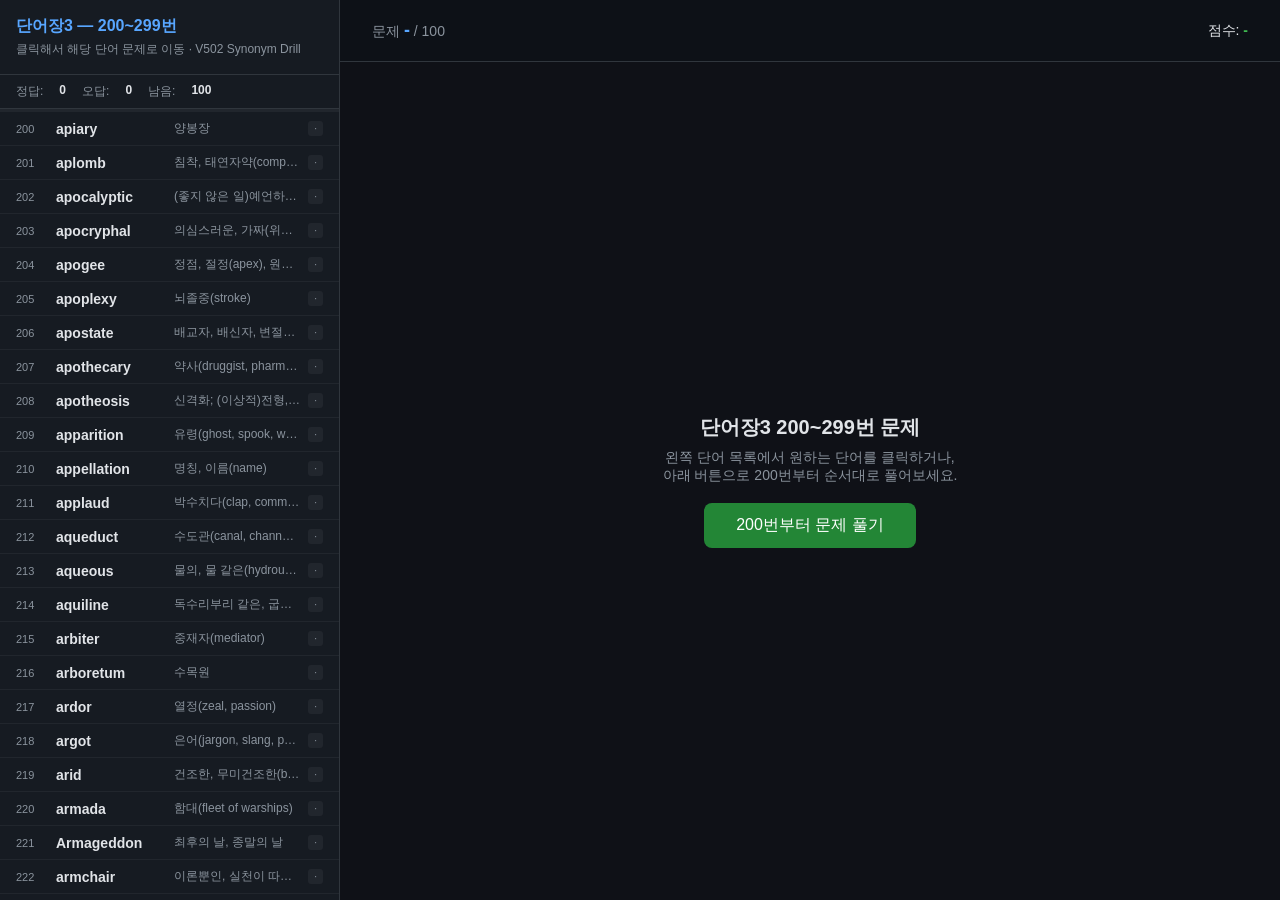
<file: exam-wordbook3-200-299.html>
<!doctype html>
<html lang="ko">
<head>
<meta charset="utf-8"/>
<meta name="viewport" content="width=device-width, initial-scale=1"/>
<title>V502 단어장3 — 200~299번 문제</title>
<style>
*{margin:0;padding:0;box-sizing:border-box}
body{font-family:-apple-system,BlinkMacSystemFont,'Segoe UI',Roboto,sans-serif;background:#0f1117;color:#e1e4e8;min-height:100vh}
.app{display:flex;height:100vh}
/* ── SIDEBAR: word list ── */
.sidebar{width:340px;min-width:340px;background:#161b22;border-right:1px solid #30363d;overflow-y:auto;display:flex;flex-direction:column}
.sidebar-header{padding:16px;border-bottom:1px solid #30363d;position:sticky;top:0;background:#161b22;z-index:2}
.sidebar-header h1{font-size:16px;font-weight:600;color:#58a6ff}
.sidebar-header p{font-size:12px;color:#8b949e;margin-top:4px}
.sidebar-stats{padding:8px 16px;font-size:12px;color:#8b949e;border-bottom:1px solid #30363d;display:flex;gap:16px}
.sidebar-stats span{color:#e1e4e8;font-weight:600}
.word-list{flex:1;overflow-y:auto}
.word-item{display:flex;align-items:center;padding:8px 16px;border-bottom:1px solid #21262d;cursor:pointer;transition:background .15s;gap:8px}
.word-item:hover{background:#1c2128}
.word-item.active{background:#1f2937;border-left:3px solid #58a6ff}
.word-item.done{opacity:.6}
.word-item .num{font-size:11px;color:#8b949e;min-width:32px}
.word-item .word{font-size:14px;font-weight:600;color:#e1e4e8;min-width:110px}
.word-item .meaning{font-size:12px;color:#8b949e;flex:1;overflow:hidden;text-overflow:ellipsis;white-space:nowrap}
.word-item .status{font-size:10px;padding:2px 6px;border-radius:3px}
.word-item .status.correct{background:#1a3a2a;color:#3fb950}
.word-item .status.wrong{background:#3a1a1a;color:#f85149}
.word-item .status.unanswered{background:#21262d;color:#8b949e}
/* ── MAIN: quiz panel ── */
.main{flex:1;display:flex;flex-direction:column;overflow-y:auto}
.quiz-header{padding:20px 32px;border-bottom:1px solid #30363d;background:#0d1117;position:sticky;top:0;z-index:2;display:flex;justify-content:space-between;align-items:center}
.quiz-header .q-num{font-size:14px;color:#8b949e}
.quiz-header .q-num strong{color:#58a6ff;font-size:18px}
.quiz-header .score{font-size:14px}
.quiz-header .score span{color:#3fb950;font-weight:600}
.quiz-body{padding:32px;flex:1}
.question-text{font-size:15px;line-height:1.8;color:#e1e4e8;margin-bottom:28px;white-space:pre-wrap}
.choices{display:flex;flex-direction:column;gap:10px}
.choice{padding:14px 18px;background:#161b22;border:1px solid #30363d;border-radius:6px;cursor:pointer;font-size:14px;color:#e1e4e8;transition:all .15s;display:flex;align-items:center;gap:12px}
.choice:hover{background:#1c2128;border-color:#58a6ff}
.choice.selected{background:#1f2937;border-color:#58a6ff}
.choice.correct-choice{background:#1a3a2a;border-color:#3fb950}
.choice.wrong-choice{background:#3a1a1a;border-color:#f85149}
.choice .label{font-weight:700;color:#58a6ff;min-width:24px}
.choice.correct-choice .label{color:#3fb950}
.choice.wrong-choice .label{color:#f85149}
.choice:disabled{pointer-events:none;opacity:.7}
.explanation{margin-top:24px;padding:16px;background:#161b22;border:1px solid #30363d;border-radius:6px;font-size:13px;line-height:1.7;color:#8b949e;display:none}
.explanation.show{display:block}
.explanation strong{color:#e1e4e8}
.quiz-nav{padding:16px 32px;border-top:1px solid #30363d;display:flex;justify-content:space-between;align-items:center;background:#0d1117;position:sticky;bottom:0;z-index:2}
.quiz-nav button{padding:10px 24px;border-radius:6px;font-size:14px;font-weight:500;cursor:pointer;border:1px solid #30363d;background:#21262d;color:#e1e4e8;transition:all .15s}
.quiz-nav button:hover{background:#30363d;border-color:#58a6ff}
.quiz-nav button:disabled{opacity:.4;cursor:not-allowed}
.quiz-nav button.primary{background:#238636;border-color:#238636;color:#fff}
.quiz-nav button.primary:hover{background:#2ea043}
.quiz-nav .nav-group{display:flex;gap:8px}
.empty-state{display:flex;flex-direction:column;align-items:center;justify-content:center;height:100%;color:#8b949e;text-align:center}
.empty-state h2{font-size:20px;color:#e1e4e8;margin-bottom:8px}
.empty-state p{font-size:14px;max-width:400px}
/* ── Progress bar ── */
.progress-bar{height:3px;background:#21262d}
.progress-bar .fill{height:100%;background:#58a6ff;transition:width .3s}
/* Mobile */
@media(max-width:768px){
  .app{flex-direction:column}
  .sidebar{width:100%;min-width:0;max-height:200px}
  .quiz-body{padding:16px}
  .quiz-header{padding:12px 16px}
  .quiz-nav{padding:12px 16px}
}
</style>
</head>
<body>
<div class="app">
  <!-- SIDEBAR: Word List -->
  <aside class="sidebar">
    <div class="sidebar-header">
      <h1>단어장3 — 200~299번</h1>
      <p>클릭해서 해당 단어 문제로 이동 · V502 Synonym Drill</p>
    </div>
    <div class="sidebar-stats">
      정답: <span id="correctCount">0</span>
      오답: <span id="wrongCount">0</span>
      남음: <span id="remainingCount">100</span>
    </div>
    <div class="progress-bar"><div class="fill" id="progressFill" style="width:0%"></div></div>
    <div class="word-list" id="wordList"></div>
  </aside>

  <!-- MAIN: Quiz Panel -->
  <main class="main">
    <div class="quiz-header">
      <div class="q-num">문제 <strong id="currentQNum">-</strong> / 100</div>
      <div class="score">점수: <span id="scoreDisplay">-</span></div>
    </div>
    <div class="quiz-body" id="quizBody">
      <div class="empty-state">
        <h2>단어장3 200~299번 문제</h2>
        <p>왼쪽 단어 목록에서 원하는 단어를 클릭하거나,<br>아래 버튼으로 200번부터 순서대로 풀어보세요.</p>
        <br>
        <button class="primary" onclick="startFrom(0)" style="padding:12px 32px;font-size:16px;border-radius:8px;background:#238636;color:#fff;border:none;cursor:pointer">200번부터 문제 풀기</button>
      </div>
    </div>
    <div class="quiz-nav" id="quizNav" style="display:none">
      <button onclick="prevQuestion()" id="prevBtn">← 이전</button>
      <div class="nav-group">
        <button onclick="showAnswer()" id="showAnswerBtn" class="primary">정답 보기</button>
        <button onclick="nextQuestion()" id="nextBtn">다음 →</button>
      </div>
    </div>
  </main>
</div>

<script src="wordbook3.js"></script>
<script>
// ── Load exam data ──
let examData = null;
let currentIndex = -1;
let userAnswers = {};  // {index: chosenNumber}
let explanations = {};

// Load exam file dynamically
(function loadExam() {
  const script = document.createElement('script');
  script.src = 'exam-wordbook3-200-299.js';
  script.onload = () => {
    examData = window.__V502_EXAM_WORDBOOK3_200_299__;
    buildWordList();
    updateStats();
  };
  script.onerror = () => {
    document.getElementById('quizBody').innerHTML =
      '<div class="empty-state"><h2>문제 파일을 불러올 수 없습니다</h2><p>exam-wordbook3-200-299.js 파일이 같은 폴더에 있는지 확인하세요.</p></div>';
  };
  document.head.appendChild(script);
})();

// ── Build word list sidebar ──
function buildWordList() {
  if (!examData) return;
  const list = document.getElementById('wordList');
  // Get word info from wordbook3 data if available
  const wb3 = window.__V502_WORDBOOK3__ || [];
  const wordMap = {};
  wb3.forEach(w => { wordMap[w.w] = w; });

  list.innerHTML = examData.map((q, i) => {
    // Extract correct word from question data
    const correctWord = q.c.find(c => c[0] === q.a)?.[1] || '';
    const wbInfo = wordMap[correctWord] || {};
    const meaning = wbInfo.m || '';
    const statusClass = userAnswers[i] !== undefined
      ? (userAnswers[i] === q.a ? 'correct' : 'wrong')
      : 'unanswered';
    const statusText = userAnswers[i] !== undefined
      ? (userAnswers[i] === q.a ? '✓' : '✗')
      : '·';
    return `<div class="word-item ${currentIndex===i?'active':''} ${statusClass==='correct'?'done':''}"
                 onclick="goToQuestion(${i})" id="wordItem${i}">
      <span class="num">${200 + i}</span>
      <span class="word">${correctWord}</span>
      <span class="meaning">${meaning}</span>
      <span class="status ${statusClass}">${statusText}</span>
    </div>`;
  }).join('');
}

function updateWordItem(index) {
  if (!examData) return;
  const q = examData[index];
  const correctWord = q.c.find(c => c[0] === q.a)?.[1] || '';
  const statusClass = userAnswers[index] !== undefined
    ? (userAnswers[index] === q.a ? 'correct' : 'wrong')
    : 'unanswered';
  const statusText = userAnswers[index] !== undefined
    ? (userAnswers[index] === q.a ? '✓' : '✗')
    : '·';
  const item = document.getElementById('wordItem'+index);
  if (item) {
    item.className = `word-item ${currentIndex===index?'active':''} ${statusClass==='correct'?'done':''}`;
    item.querySelector('.status').className = `status ${statusClass}`;
    item.querySelector('.status').textContent = statusText;
  }
}

// ── Render question ──
function renderQuestion(index) {
  if (!examData || index < 0 || index >= examData.length) return;
  currentIndex = index;
  const q = examData[index];

  document.getElementById('currentQNum').textContent = 200 + index;
  document.getElementById('quizNav').style.display = 'flex';
  document.getElementById('prevBtn').disabled = index === 0;
  document.getElementById('nextBtn').disabled = index === examData.length - 1;

  const alreadyAnswered = userAnswers[index] !== undefined;
  document.getElementById('showAnswerBtn').style.display = alreadyAnswered ? 'none' : 'inline-block';

  let html = `<div class="question-text">${q.q}</div><div class="choices">`;
  q.c.forEach(c => {
    const [label, word] = c;
    let cls = 'choice';
    if (alreadyAnswered) {
      if (userAnswers[index] === label) {
        cls += userAnswers[index] === q.a ? ' correct-choice' : ' wrong-choice';
      }
      if (label === q.a) cls += ' correct-choice';
    } else if (userAnswers[index] === undefined && false) {
      // not selected yet
    }
    html += `<button class="${cls}" onclick="selectAnswer('${label}')" ${alreadyAnswered?'disabled':''}>
      <span class="label">${label}</span> ${word}
    </button>`;
  });
  html += '</div>';

  // Explanation
  html += `<div class="explanation ${alreadyAnswered?'show':''}" id="explanationBox">
    ${q.explanation || ''}
  </div>`;

  document.getElementById('quizBody').innerHTML = html;
  updateScore();
  updateWordHighlight();

  // Scroll word list to current item
  const wordItem = document.getElementById('wordItem'+index);
  if (wordItem) wordItem.scrollIntoView({block:'nearest',behavior:'smooth'});
}

function selectAnswer(label) {
  if (userAnswers[currentIndex] !== undefined) return;
  userAnswers[currentIndex] = label;

  // Reveal correct/wrong visually
  const q = examData[currentIndex];
  const buttons = document.querySelectorAll('.choice');
  buttons.forEach(btn => {
    btn.disabled = true;
    const btnLabel = btn.querySelector('.label').textContent;
    if (btnLabel === q.a) btn.classList.add('correct-choice');
    if (btnLabel === label && label !== q.a) btn.classList.add('wrong-choice');
  });

  // Show explanation
  const explBox = document.getElementById('explanationBox');
  if (explBox) explBox.classList.add('show');

  document.getElementById('showAnswerBtn').style.display = 'none';
  updateWordItem(currentIndex);
  updateStats();
}

function showAnswer() {
  if (userAnswers[currentIndex] !== undefined) return;
  const q = examData[currentIndex];
  userAnswers[currentIndex] = '__shown__'; // mark as shown but not answered

  const buttons = document.querySelectorAll('.choice');
  buttons.forEach(btn => {
    btn.disabled = true;
    if (btn.querySelector('.label').textContent === q.a) btn.classList.add('correct-choice');
  });

  const explBox = document.getElementById('explanationBox');
  if (explBox) explBox.classList.add('show');

  document.getElementById('showAnswerBtn').style.display = 'none';
  updateWordItem(currentIndex);
  updateStats();
}

// ── Navigation ──
function goToQuestion(index) {
  if (index >= 0 && index < examData.length) {
    renderQuestion(index);
  }
}

function startFrom(index) {
  renderQuestion(index);
}

function nextQuestion() {
  if (currentIndex < examData.length - 1) renderQuestion(currentIndex + 1);
}

function prevQuestion() {
  if (currentIndex > 0) renderQuestion(currentIndex - 1);
}

// ── Stats ──
function updateStats() {
  if (!examData) return;
  const total = examData.length;
  const answered = Object.keys(userAnswers).filter(k => userAnswers[k] !== '__shown__').length;
  const correct = Object.entries(userAnswers).filter(([k,v]) => v === examData[parseInt(k)].a).length;
  const wrong = answered - correct;
  const remaining = total - answered;

  document.getElementById('correctCount').textContent = correct;
  document.getElementById('wrongCount').textContent = wrong;
  document.getElementById('remainingCount').textContent = remaining;

  const pct = answered / total * 100;
  document.getElementById('progressFill').style.width = pct + '%';
}

function updateScore() {
  if (!examData) return;
  const answered = Object.keys(userAnswers).filter(k => userAnswers[k] !== '__shown__').length;
  const correct = Object.entries(userAnswers).filter(([k,v]) => v === examData[parseInt(k)].a).length;
  document.getElementById('scoreDisplay').textContent = answered > 0
    ? `${correct}/${answered} (${Math.round(correct/answered*100)}%)`
    : '-';
}

function updateWordHighlight() {
  document.querySelectorAll('.word-item').forEach(el => el.classList.remove('active'));
  const active = document.getElementById('wordItem'+currentIndex);
  if (active) active.classList.add('active');
}

// ── Keyboard shortcuts ──
document.addEventListener('keydown', e => {
  if (!examData || currentIndex < 0) return;
  if (e.key === 'ArrowRight' || e.key === 'n') nextQuestion();
  if (e.key === 'ArrowLeft' || e.key === 'p') prevQuestion();
  if (e.key >= '1' && e.key <= '5' && userAnswers[currentIndex] === undefined) {
    selectAnswer(e.key);
  }
  if (e.key === 'Enter' && userAnswers[currentIndex] === undefined) {
    showAnswer();
  }
});
</script>
</body>
</html>
</file>
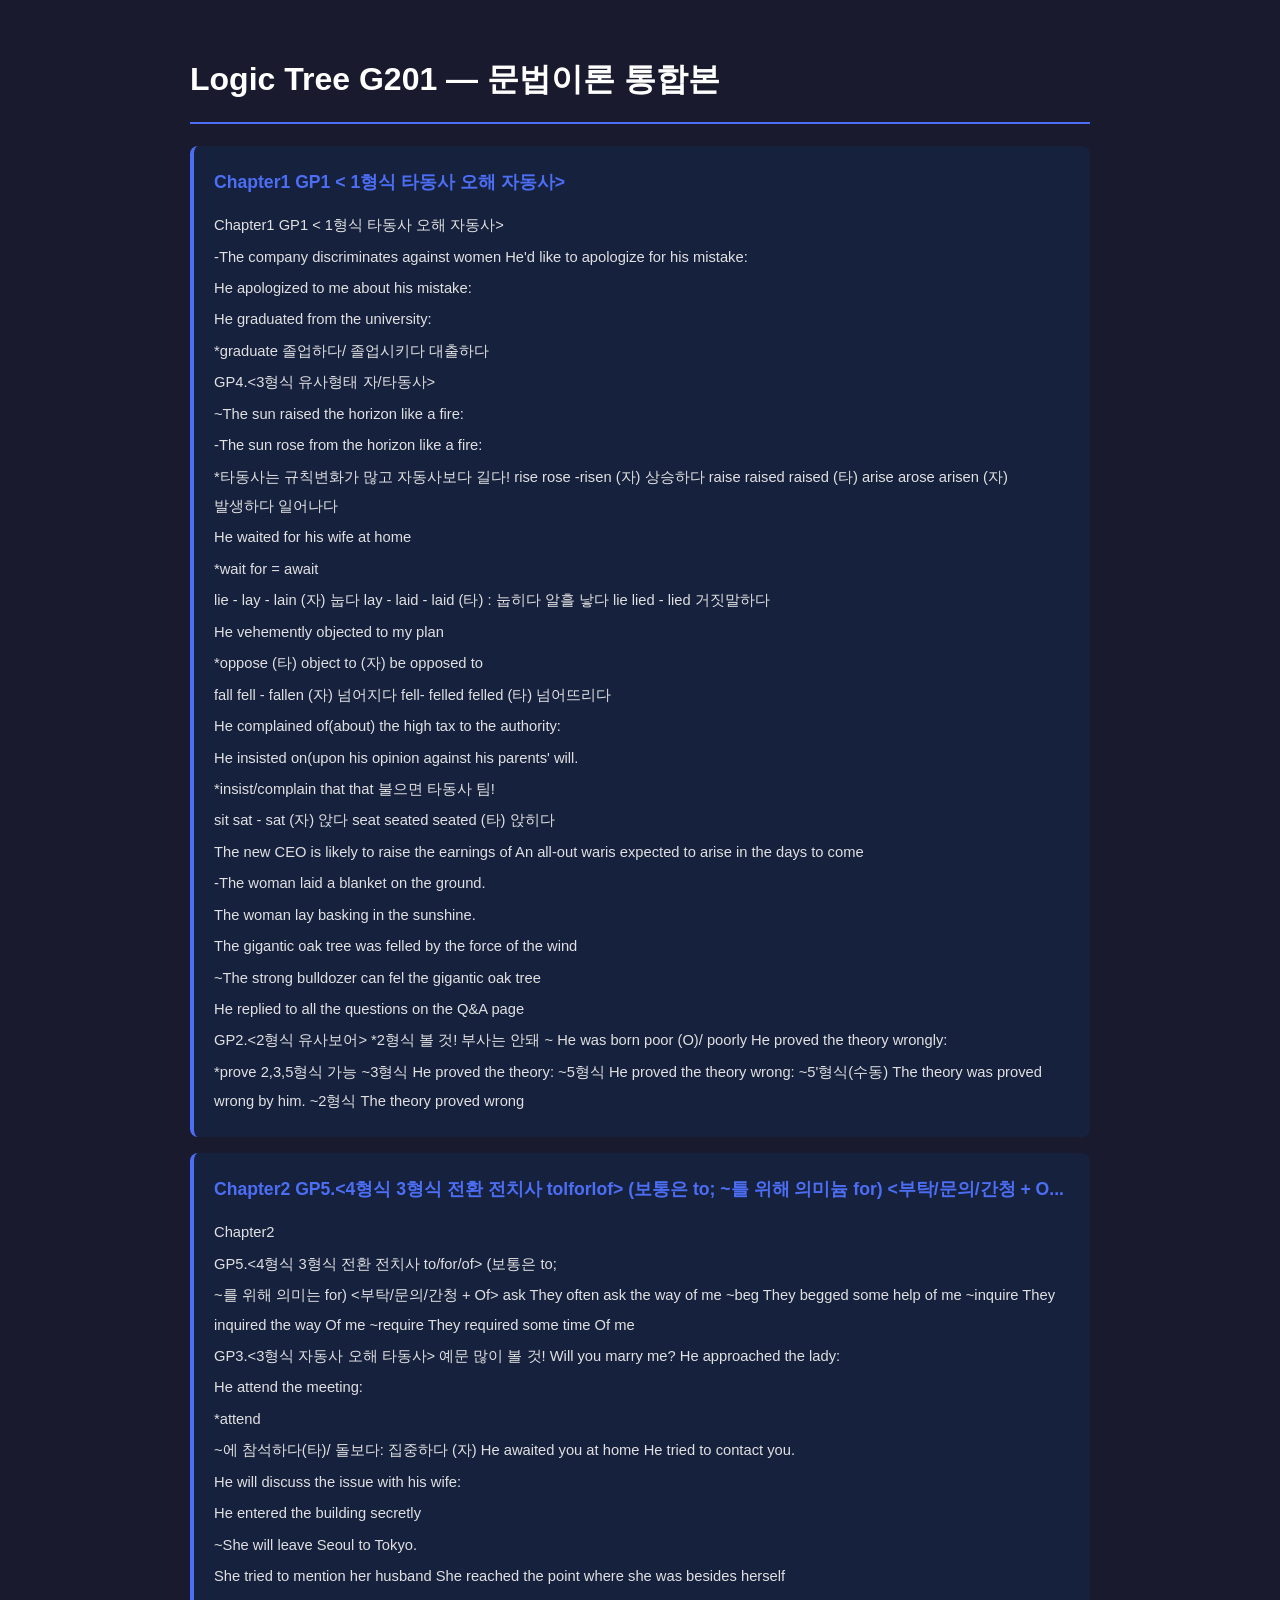
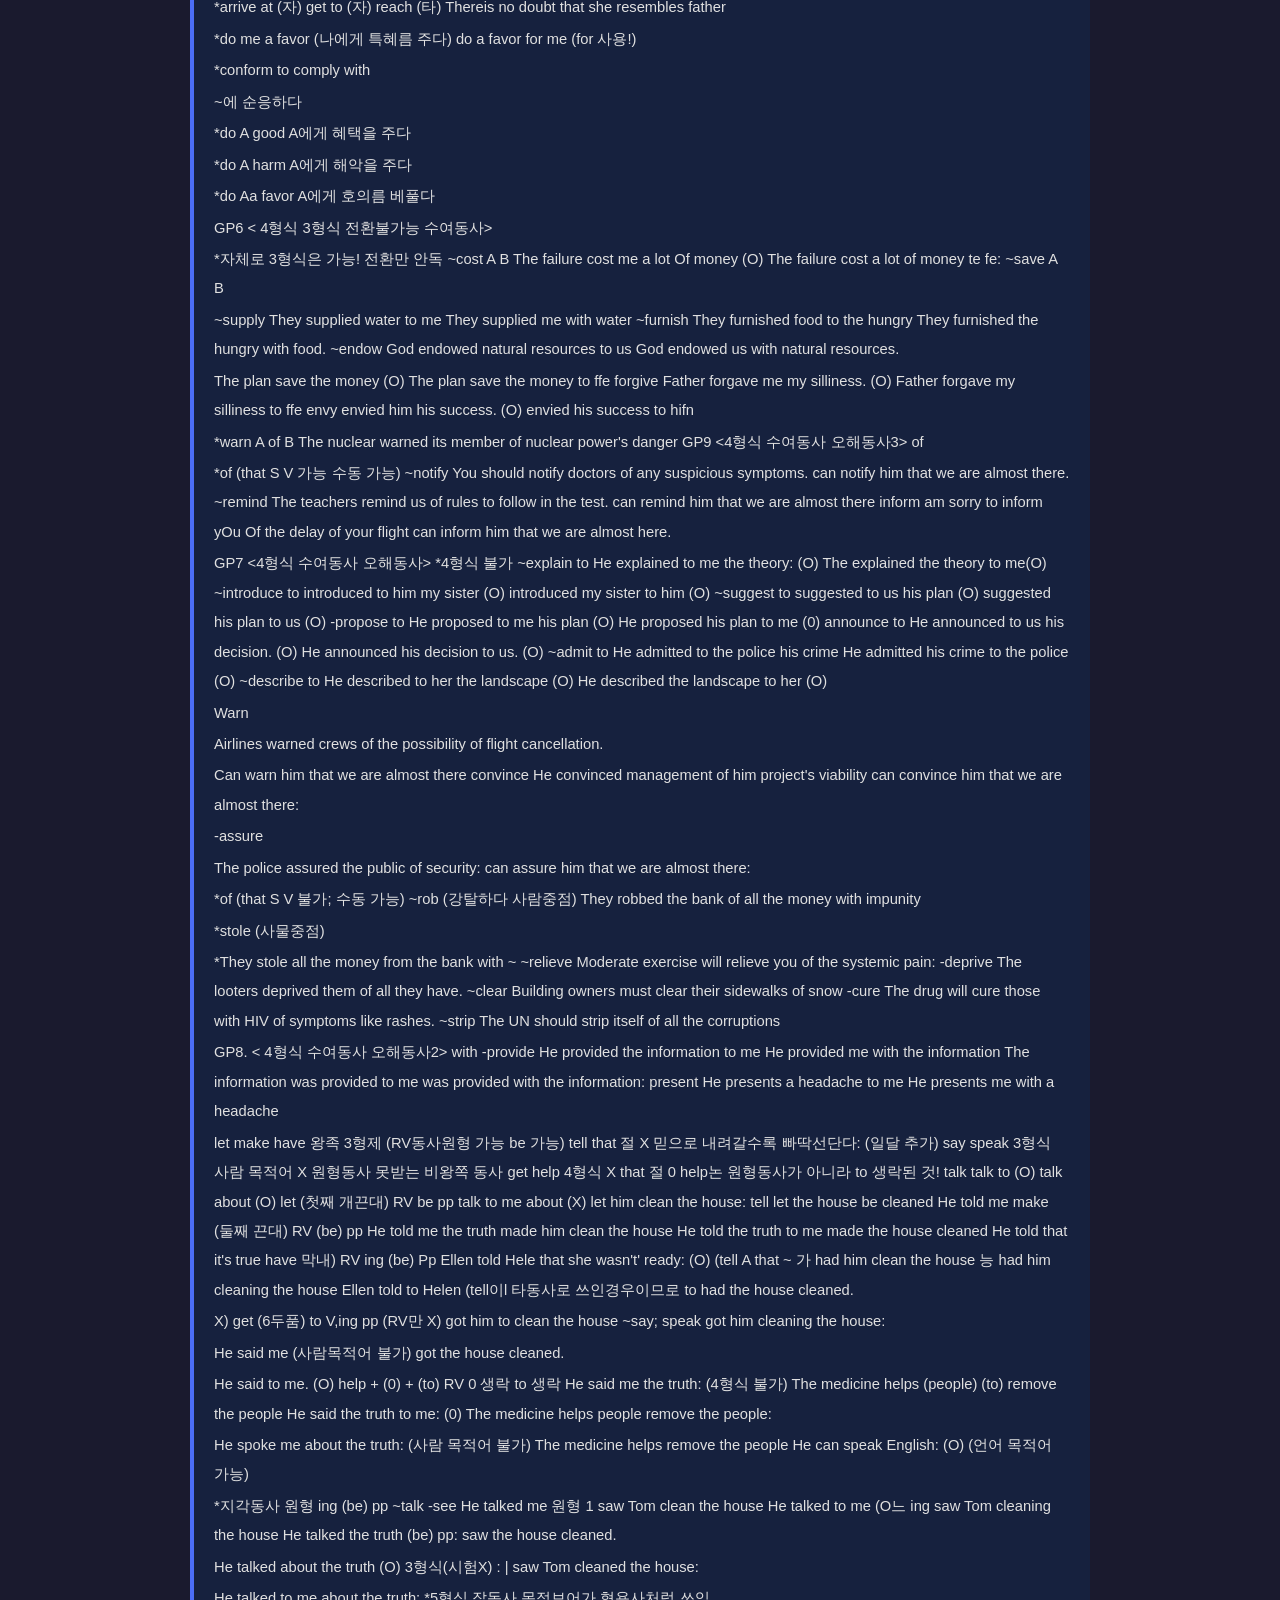
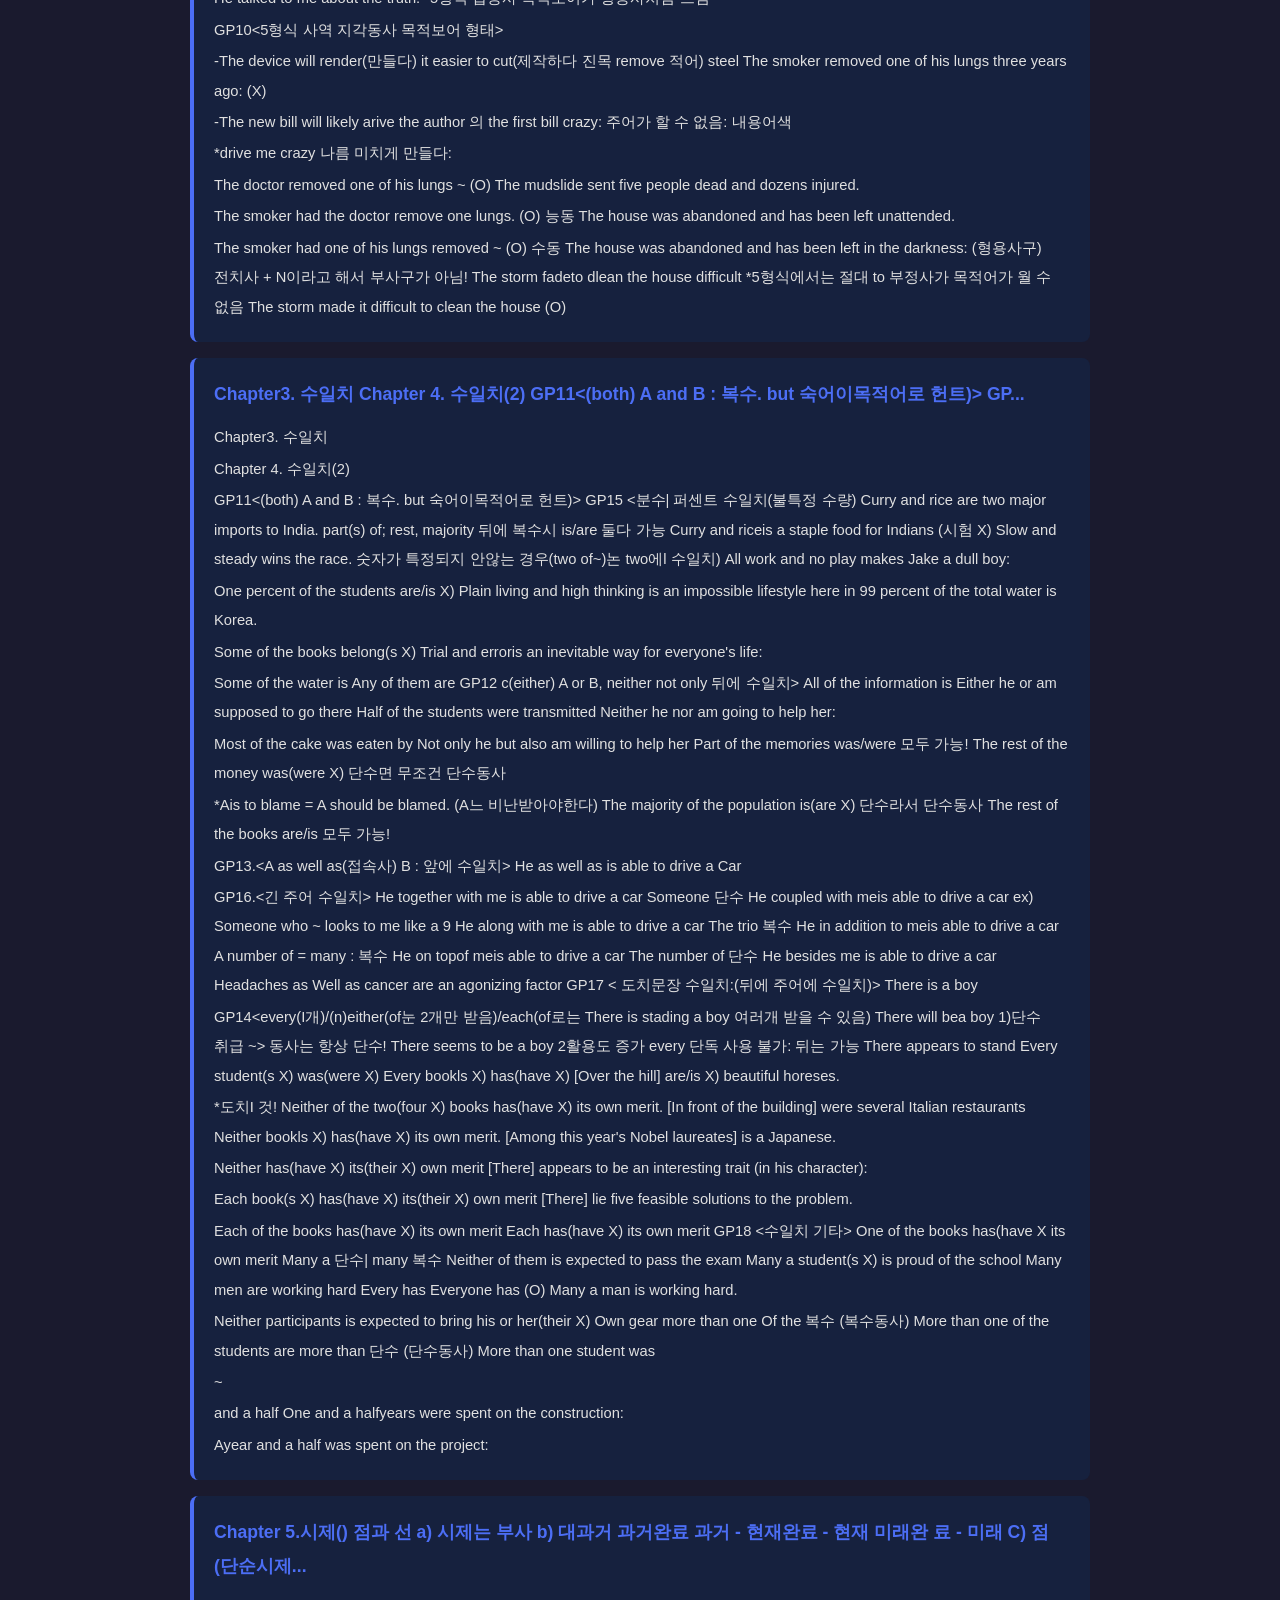
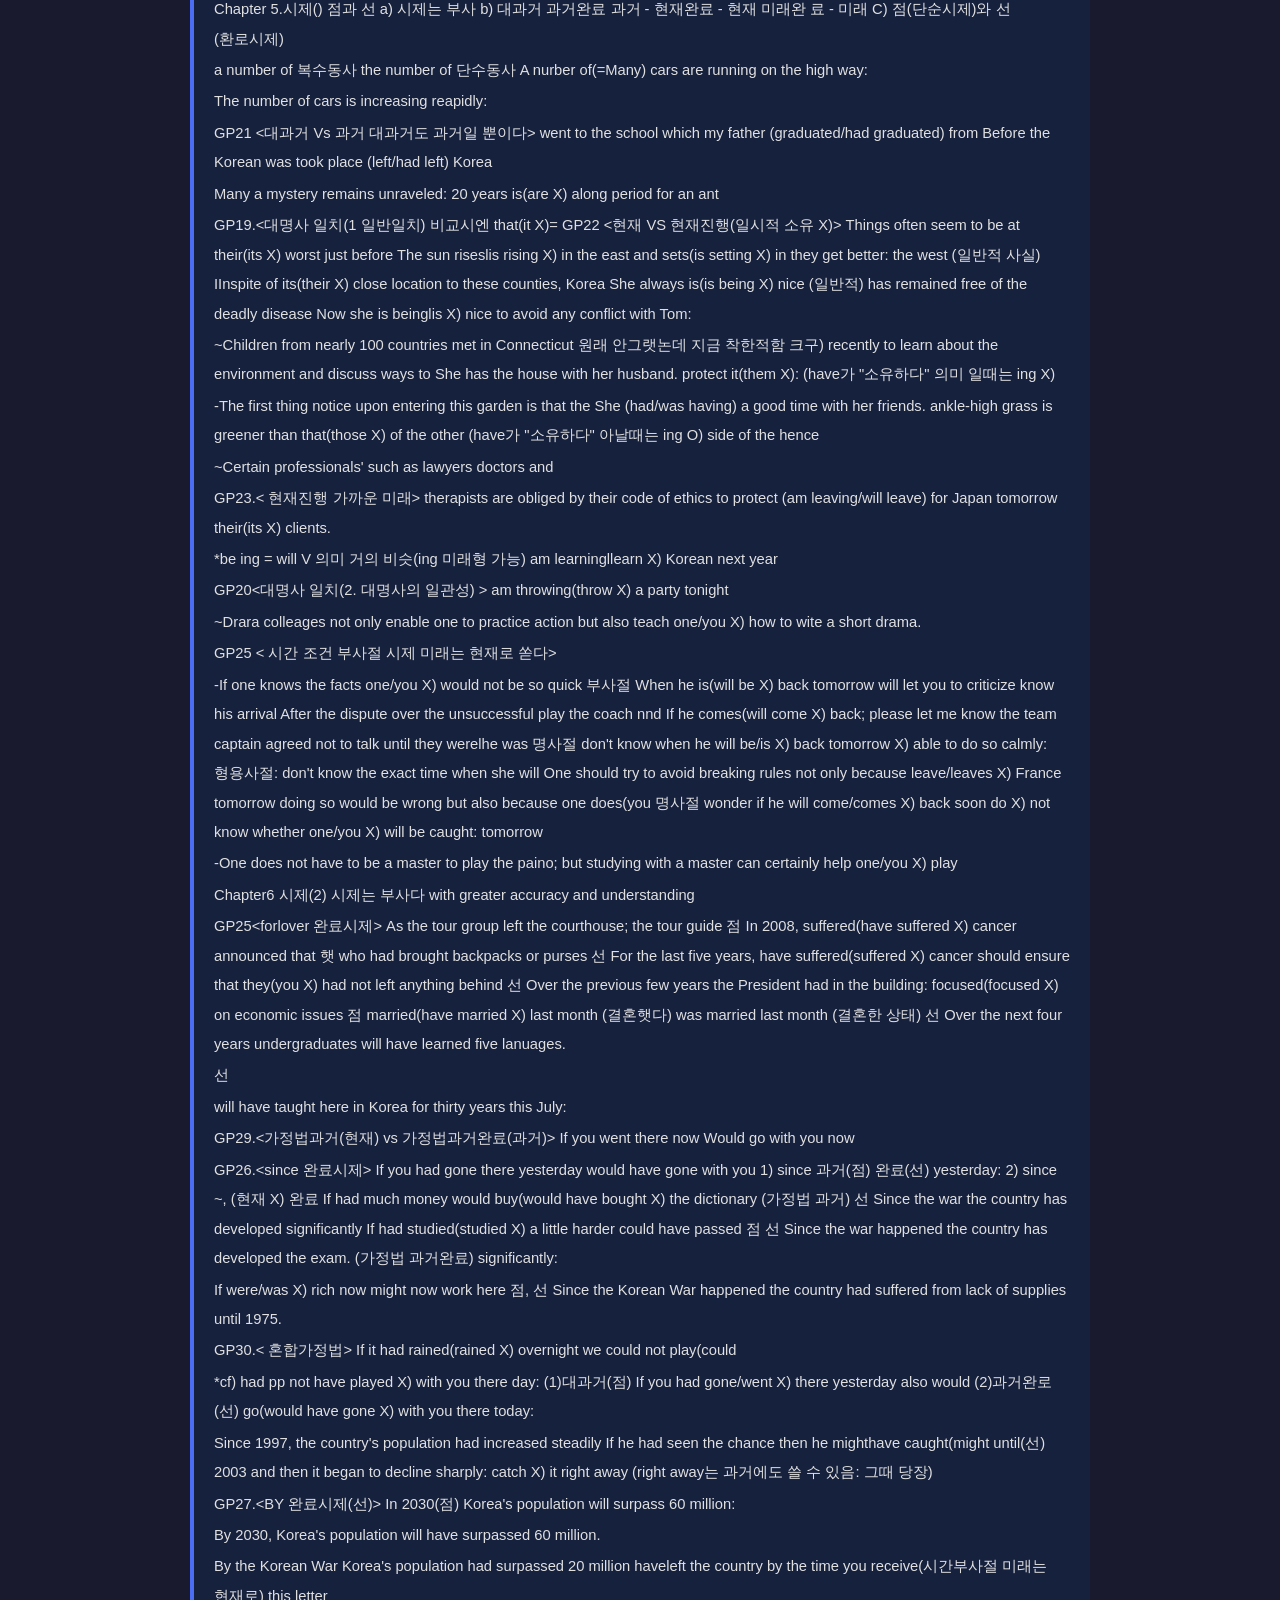
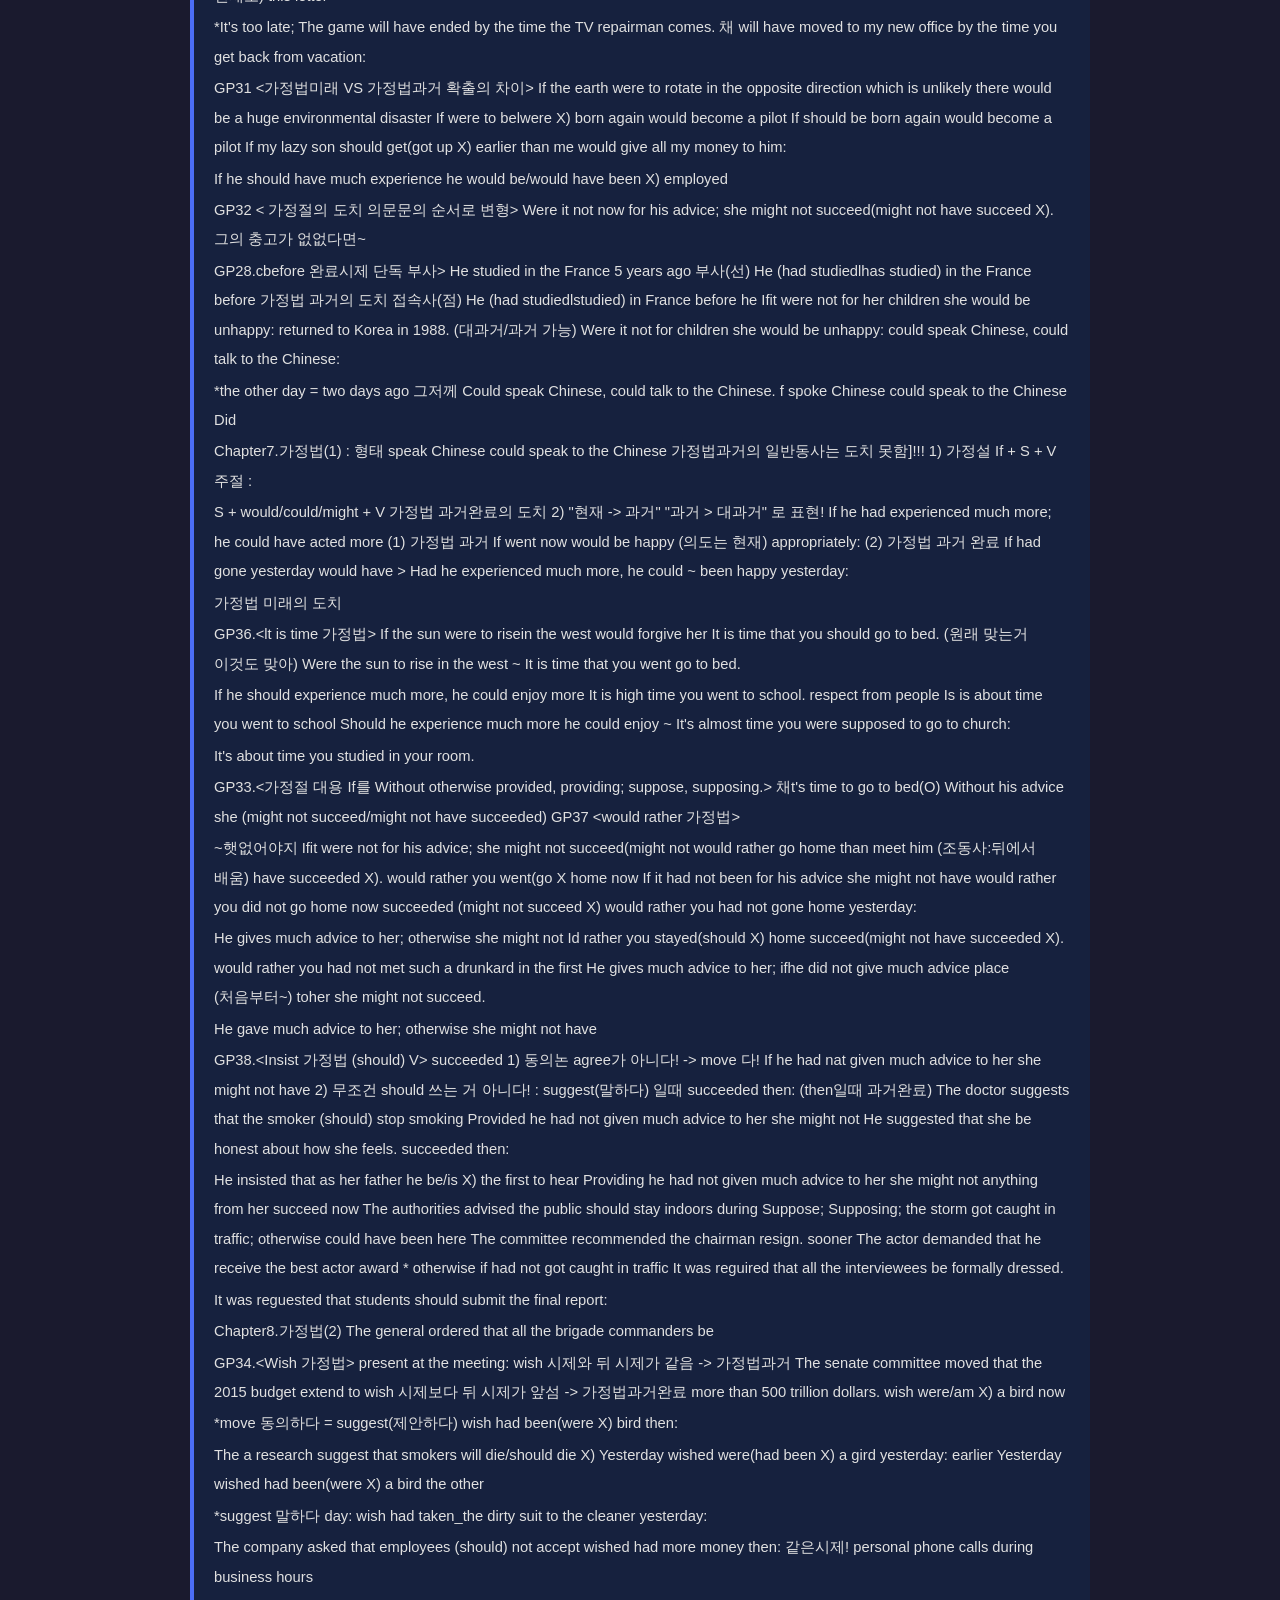
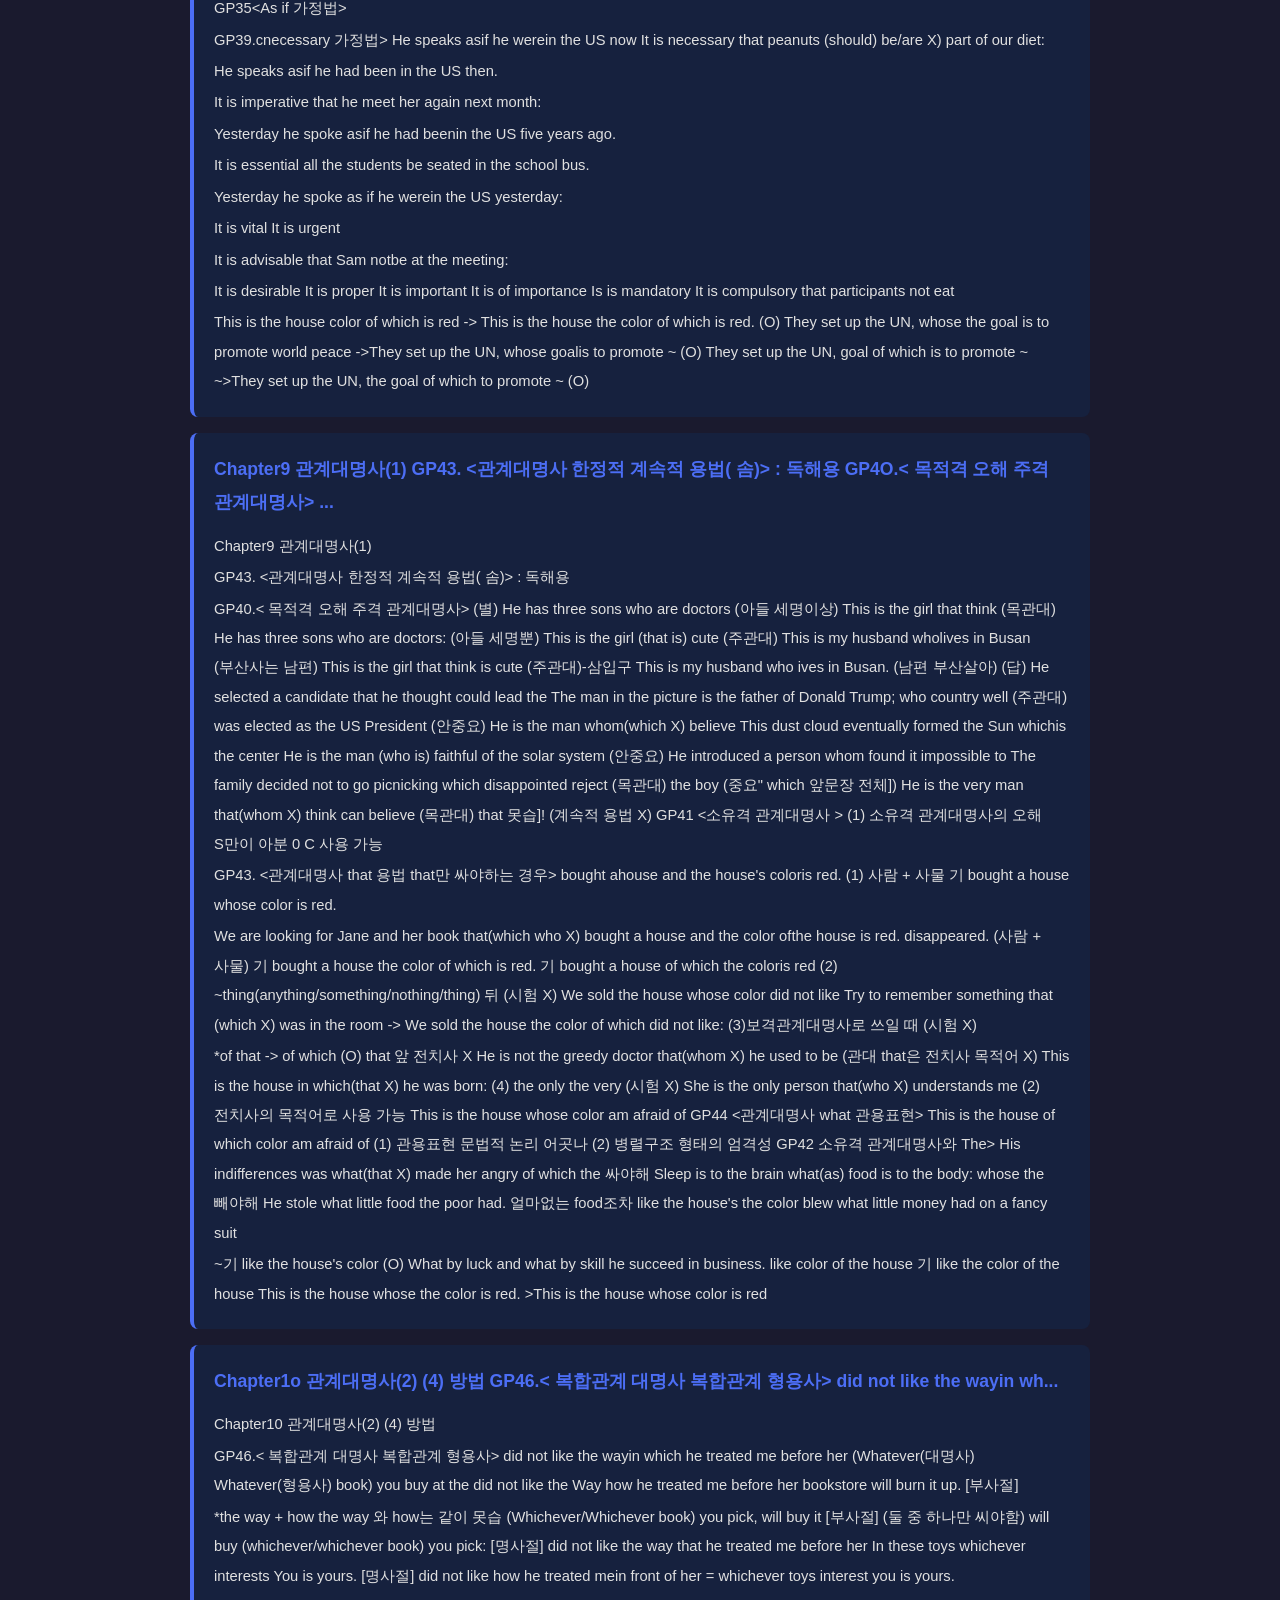
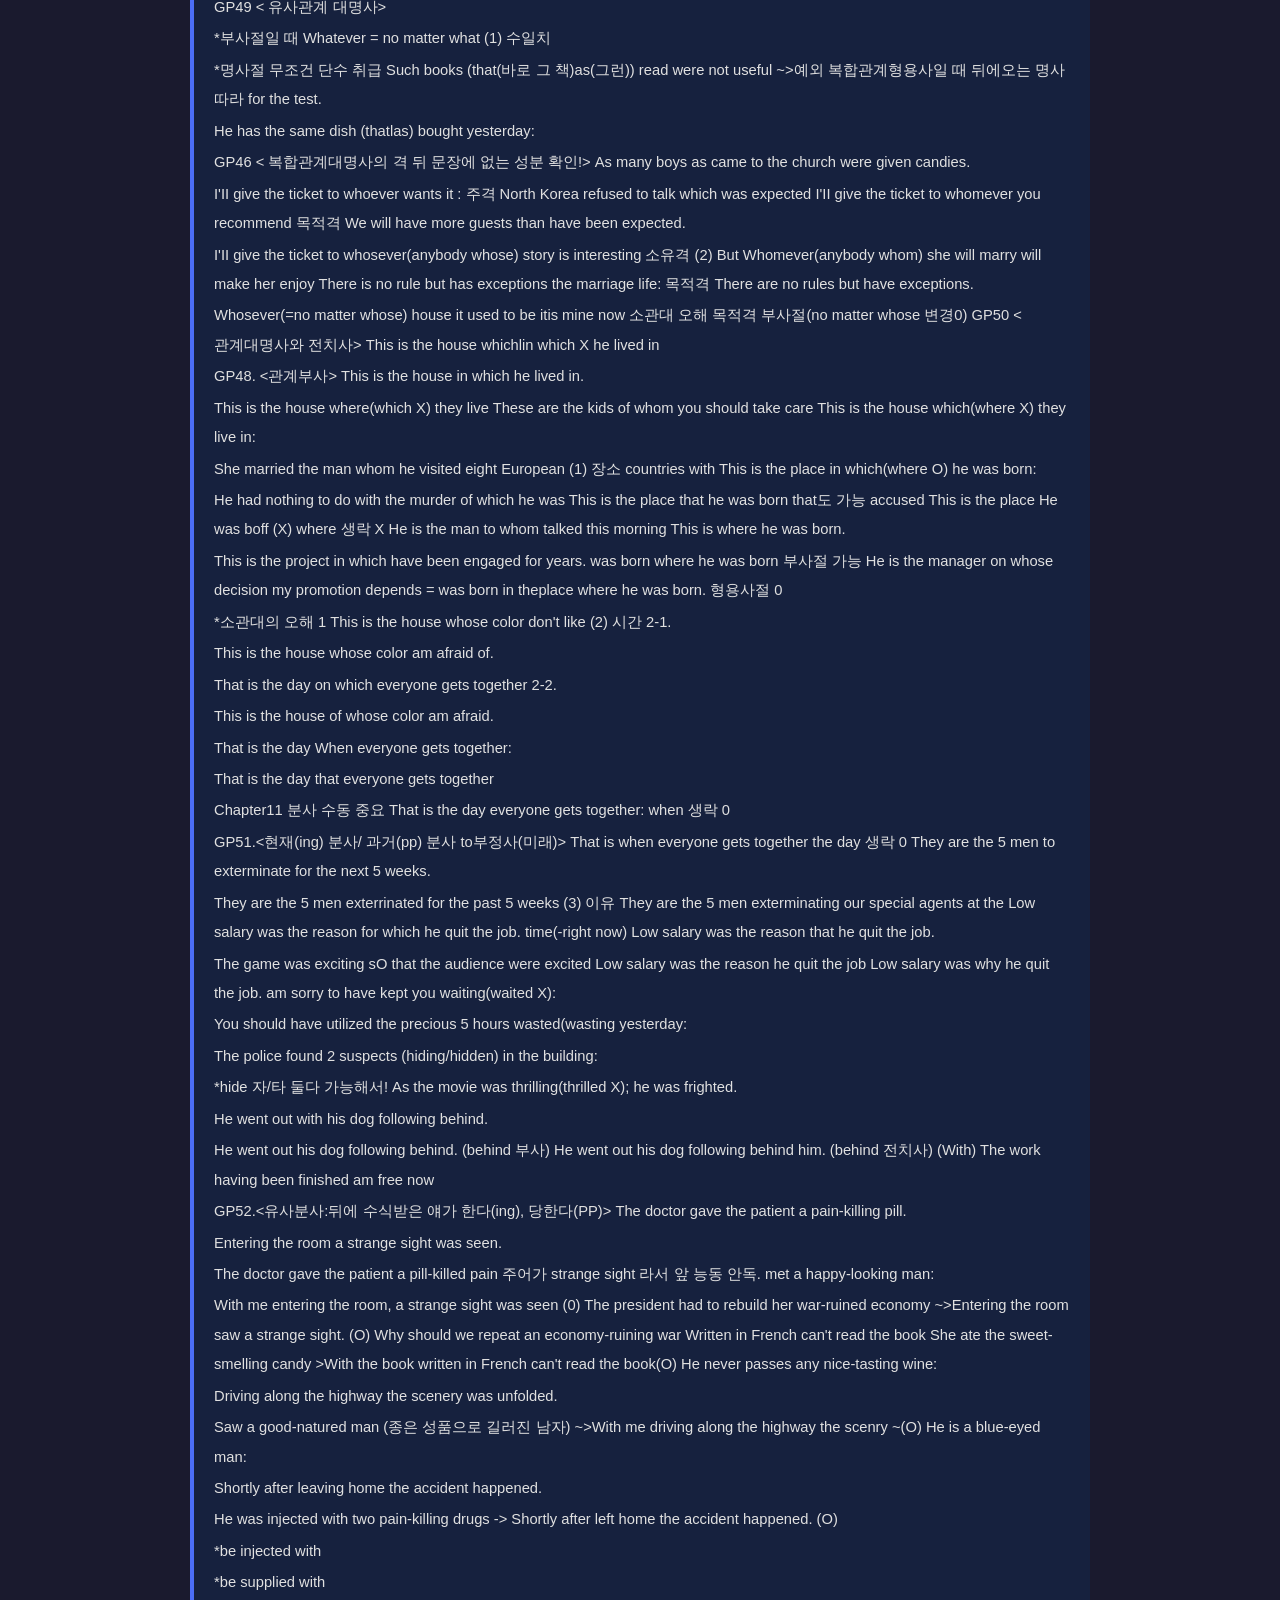
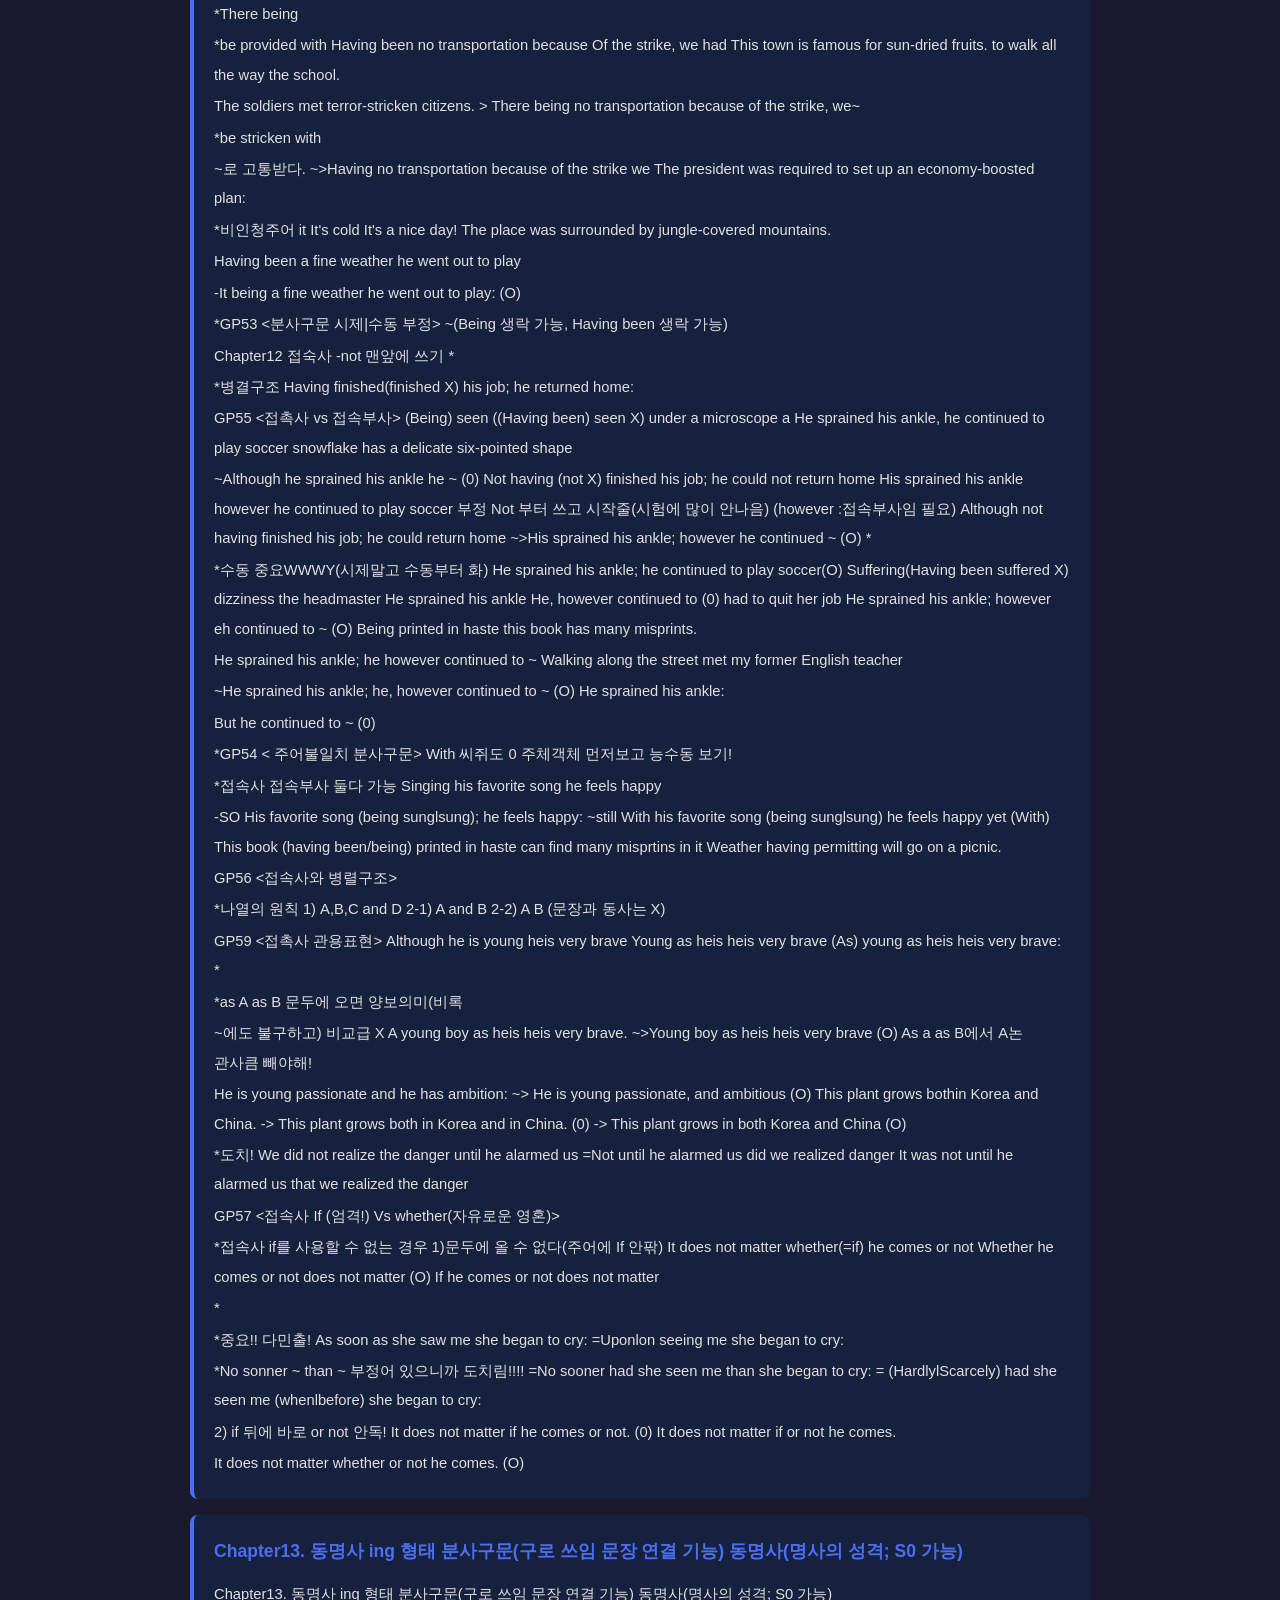
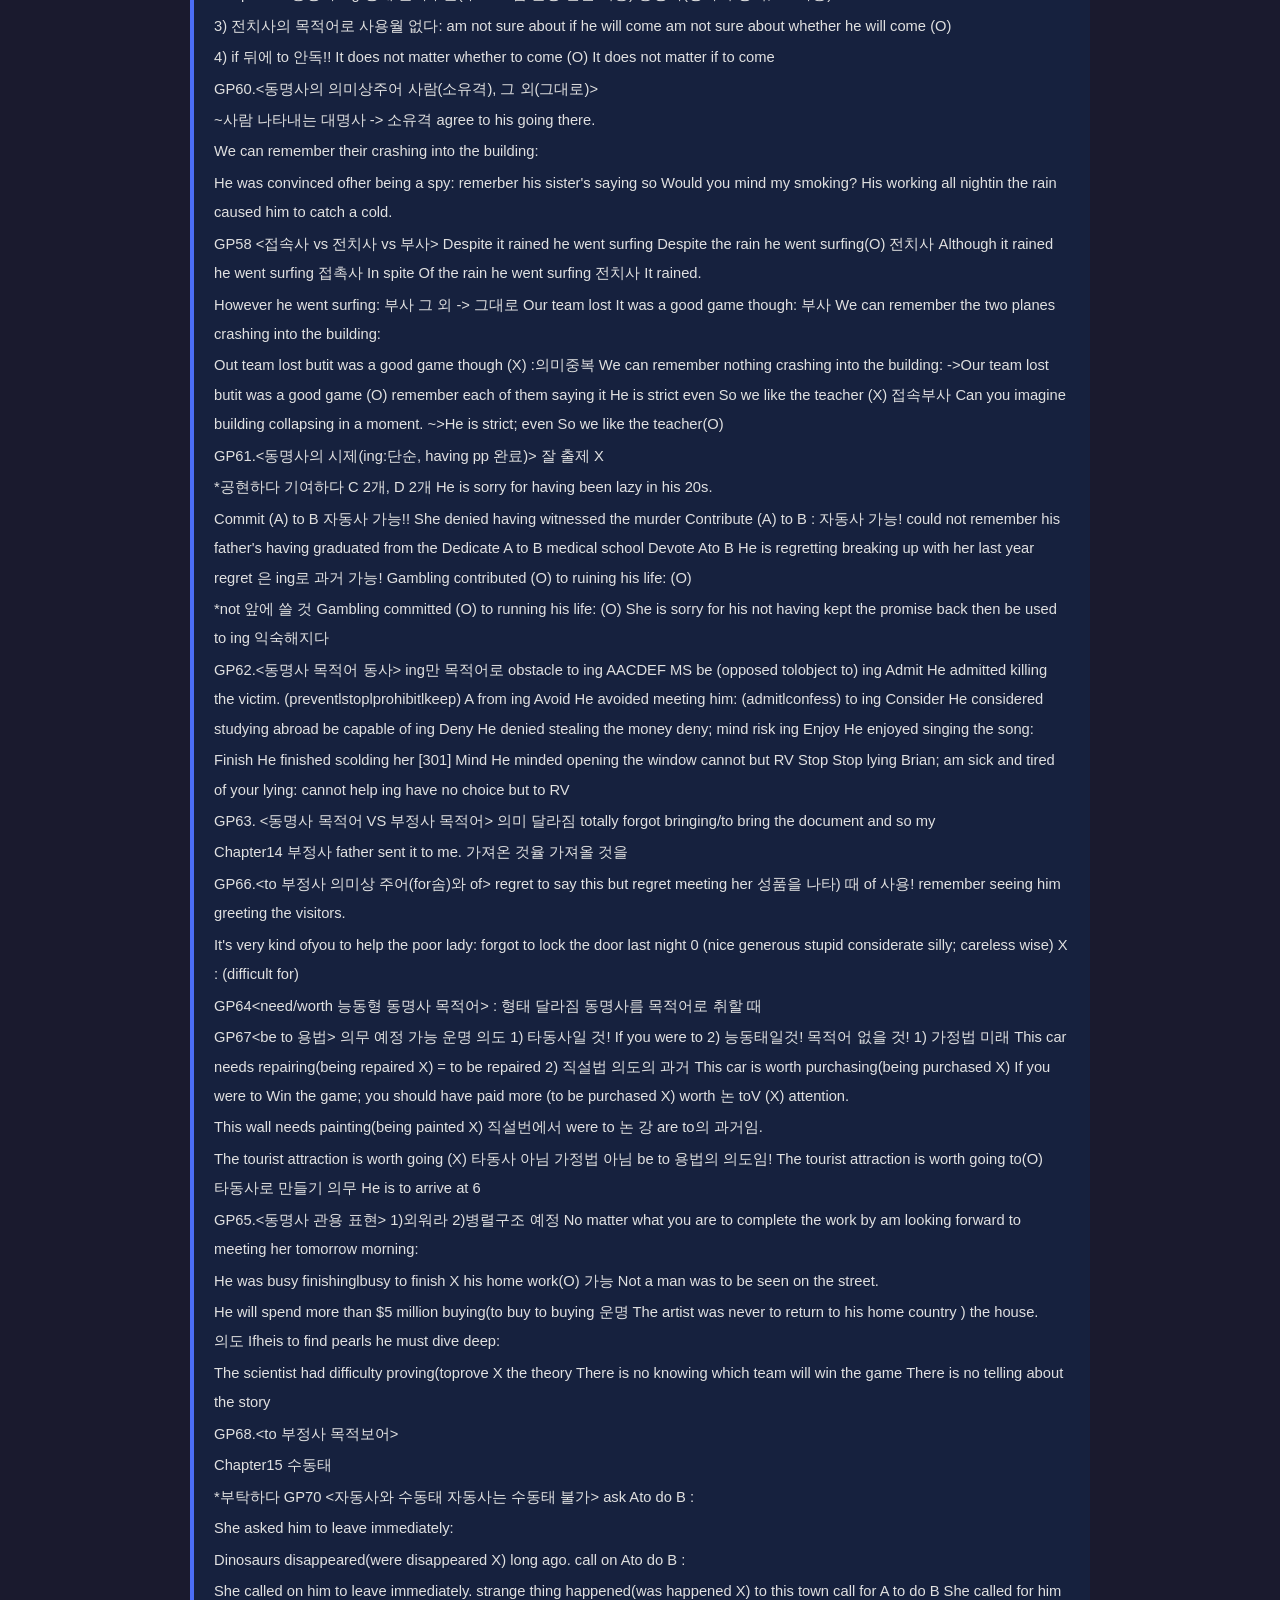
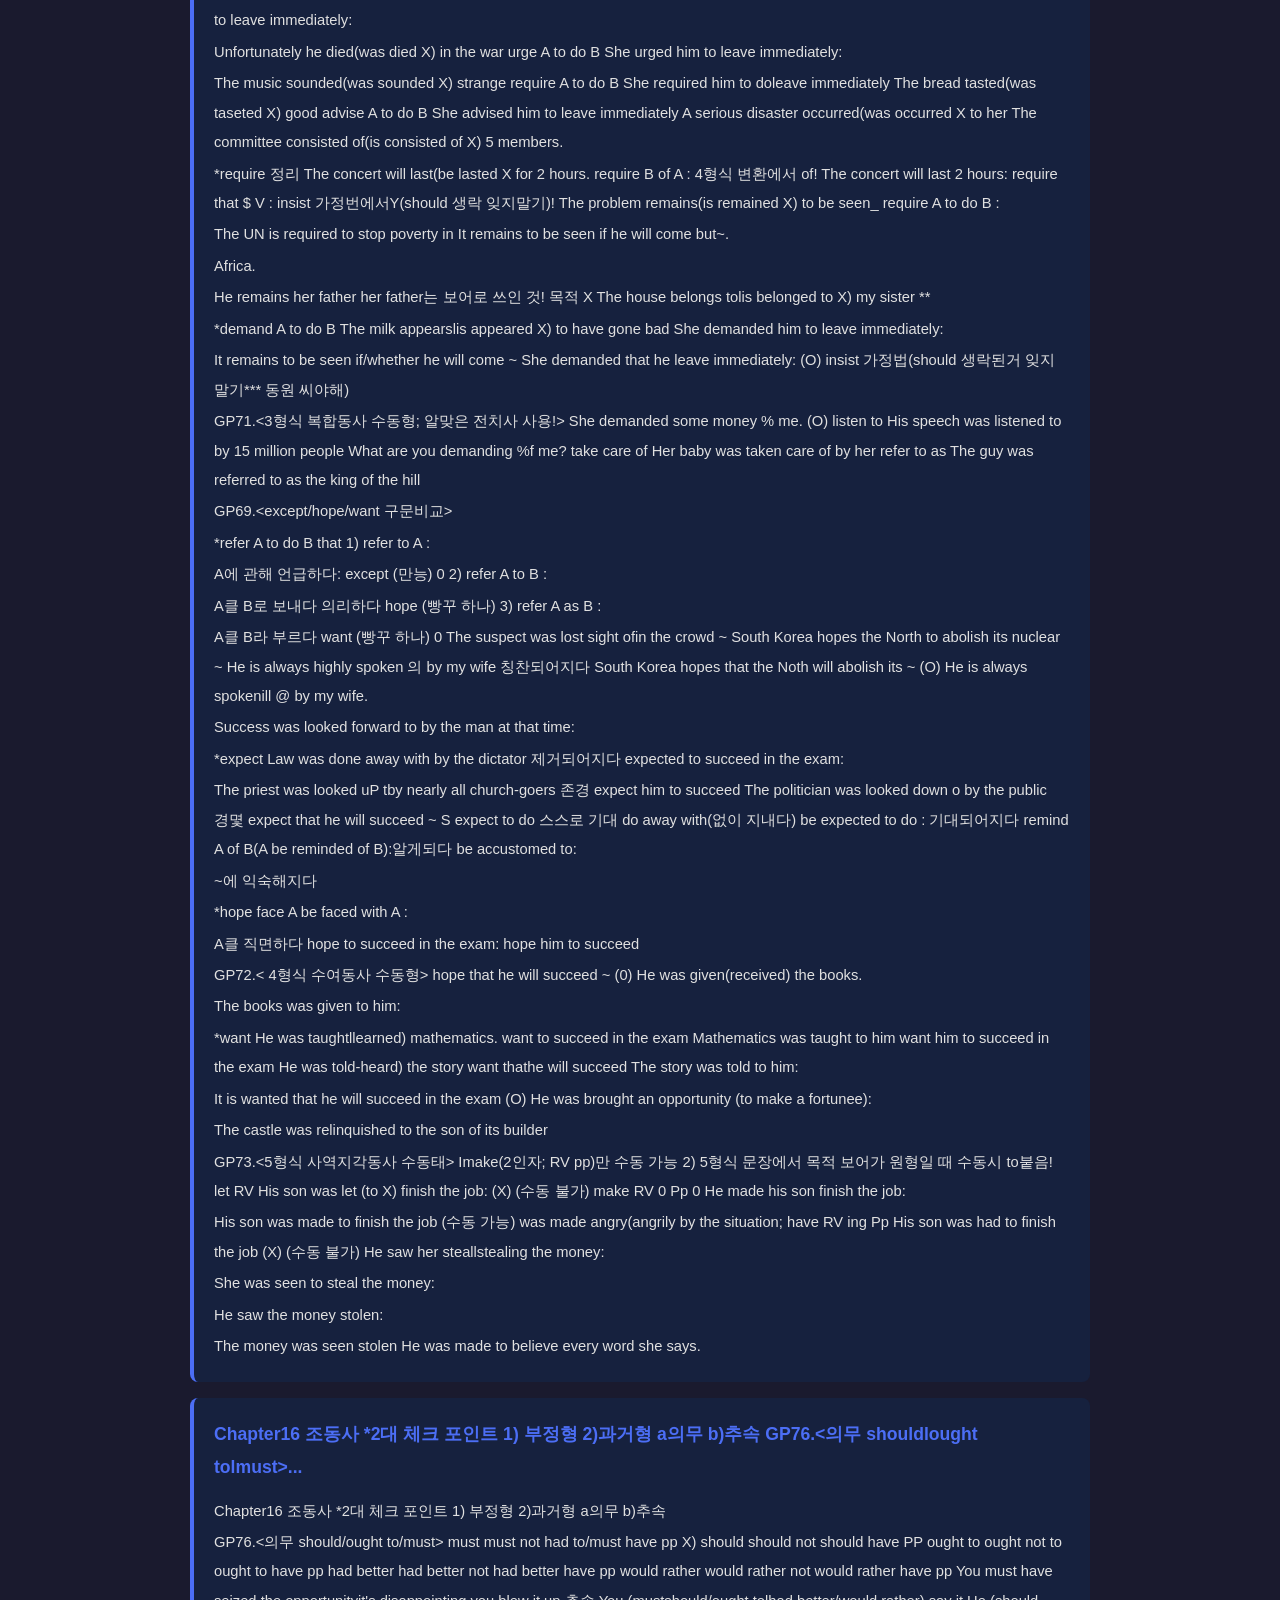
<file: grammar-theory.html>
<!DOCTYPE html>
<html lang="ko">
<head>
<meta charset="utf-8">
<meta name="viewport" content="width=device-width, initial-scale=1">
<title>Logic Tree G201 — 문법이론 통합본</title>
<style>
  body { font-family: -apple-system, 'Noto Sans KR', sans-serif; background:#1a1a2e; color:#e0e0e0; padding:20px; line-height:1.9; }
  .container { max-width:900px; margin:0 auto; }
  h1 { color:#fff; border-bottom:2px solid #4c6ef5; padding-bottom:12px; }
  .chapter { background:#16213e; border-radius:8px; margin:16px 0; padding:20px; border-left:4px solid #4c6ef5; }
  .chapter h2 { color:#4c6ef5; margin:0 0 12px 0; font-size:1.1rem; }
  .body { font-size:0.92rem; line-height:2.0; word-break:keep-all; }
  .body br { content:''; display:block; margin:2px 0; }
</style>
</head>
<body>
<div class="container">
<h1>Logic Tree G201 — 문법이론 통합본</h1>
<div class="chapter">
<h2>Chapter1 GP1 &lt; 1형식 타동사 오해 자동사&gt;</h2>
<div class="body">Chapter1 GP1 &lt; 1형식 타동사 오해 자동사&gt; <br>
-The company discriminates against women He&#x27;d like to apologize for his mistake:<br>
He apologized to me about his mistake:<br>
He graduated from the university: <br>
*graduate 졸업하다/ 졸업시키다 대출하다<br>
<br>
GP4.&lt;3형식 유사형태 자/타동사&gt; <br>
~The sun raised the horizon like a fire: <br>
-The sun rose from the horizon like a fire:<br>
*타동사는 규칙변화가 많고 자동사보다 길다! rise rose -risen (자) 상승하다 raise raised raised (타) arise arose arisen (자) 발생하다 일어나다<br>
He waited for his wife at home <br>
*wait for = await<br>
lie - lay - lain (자) 눕다 lay - laid - laid (타) : 눕히다 알흘 낳다 lie lied - lied 거짓말하다<br>
He vehemently objected to my plan <br>
*oppose (타) object to (자) be opposed to<br>
fall fell - fallen (자) 넘어지다 fell- felled felled (타) 넘어뜨리다<br>
He complained of(about) the high tax to the authority:<br>
He insisted on(upon his opinion against his parents&#x27; will. <br>
*insist/complain that that 불으면 타동사 팀!<br>
sit sat - sat (자) 앉다 seat seated seated (타) 앉히다<br>
The new CEO is likely to raise the earnings of An all-out waris expected to arise in the days to come <br>
-The woman laid a blanket on the ground.<br>
The woman lay basking in the sunshine.<br>
The gigantic oak tree was felled by the force of the wind <br>
~The strong bulldozer can fel the gigantic oak tree<br>
He replied to all the questions on the Q&amp;A page<br>
<br>
GP2.&lt;2형식 유사보어&gt; *2형식 볼 것! 부사는 안돼 ~ He was born poor (O)/ poorly He proved the theory wrongly:<br>
*prove 2,3,5형식 가능 ~3형식 He proved the theory: ~5형식 He proved the theory wrong: ~5&#x27;형식(수동) The theory was proved wrong by him. ~2형식 The theory proved wrong</div>
</div>
<div class="chapter">
<h2>Chapter2 GP5.&lt;4형식 3형식 전환 전치사 tolforlof&gt; (보통은 to; ~틀 위해 의미늄 for) &lt;부탁/문의/간청 + O...</h2>
<div class="body">Chapter2 <br>
<br>
GP5.&lt;4형식 3형식 전환 전치사 to/for/of&gt; (보통은 to; <br>
~를 위해 의미는 for) &lt;부탁/문의/간청 + Of&gt; ask They often ask the way of me ~beg They begged some help of me ~inquire They inquired the way Of me ~require They required some time Of me<br>
<br>
GP3.&lt;3형식 자동사 오해 타동사&gt; 예문 많이 볼 것! Will you marry me? He approached the lady:<br>
He attend the meeting: <br>
*attend <br>
~에 참석하다(타)/ 돌보다: 집중하다 (자) He awaited you at home He tried to contact you.<br>
He will discuss the issue with his wife:<br>
He entered the building secretly <br>
~She will leave Seoul to Tokyo.<br>
She tried to mention her husband She reached the point where she was besides herself <br>
*arrive at (자) get to (자) reach (타) Thereis no doubt that she resembles father<br>
*do me a favor (나에게 특혜름 주다) do a favor for me (for 사용!) <br>
*conform to comply with <br>
~에 순응하다 <br>
*do A good A에게 혜택을 주다 <br>
*do A harm A에게 해악을 주다 <br>
*do Aa favor A에게 호의름 베풀다<br>
<br>
GP6 &lt; 4형식 3형식 전환불가능 수여동사&gt; <br>
*자체로 3형식은 가능! 전환만 안독 ~cost A B The failure cost me a lot Of money (O) The failure cost a lot of money te fe: ~save A B<br>
~supply They supplied water to me They supplied me with water ~furnish They furnished food to the hungry They furnished the hungry with food. ~endow God endowed natural resources to us God endowed us with natural resources.<br>
The plan save the money (O) The plan save the money to ffe forgive Father forgave me my silliness. (O) Father forgave my silliness to ffe envy envied him his success. (O) envied his success to hifn<br>
*warn A of B The nuclear warned its member of nuclear power&#x27;s danger GP9 &lt;4형식 수여동사 오해동사3&gt; of <br>
*of (that S V 가능 수동 가능) ~notify You should notify doctors of any suspicious symptoms. can notify him that we are almost there. ~remind The teachers remind us of rules to follow in the test. can remind him that we are almost there inform am sorry to inform yOu Of the delay of your flight can inform him that we are almost here.<br>
GP7 &lt;4형식 수여동사 오해동사&gt; *4형식 불가 ~explain to He explained to me the theory: (O) The explained the theory to me(O) ~introduce to introduced to him my sister (O) introduced my sister to him (O) ~suggest to suggested to us his plan (O) suggested his plan to us (O) -propose to He proposed to me his plan (O) He proposed his plan to me (0) announce to He announced to us his decision. (O) He announced his decision to us. (O) ~admit to He admitted to the police his crime He admitted his crime to the police (O) ~describe to He described to her the landscape (O) He described the landscape to her (O)<br>
Warn<br>
Airlines warned crews of the possibility of flight cancellation.<br>
Can warn him that we are almost there convince He convinced management of him project&#x27;s viability can convince him that we are almost there:<br>
-assure<br>
The police assured the public of security: can assure him that we are almost there:<br>
*of (that S V 불가; 수동 가능) ~rob (강탈하다 사람중점) They robbed the bank of all the money with impunity <br>
*stole (사물중점) <br>
*They stole all the money from the bank with ~ ~relieve Moderate exercise will relieve you of the systemic pain: -deprive The looters deprived them of all they have. ~clear Building owners must clear their sidewalks of snow -cure The drug will cure those with HIV of symptoms like rashes. ~strip The UN should strip itself of all the corruptions<br>
<br>
GP8. &lt; 4형식 수여동사 오해동사2&gt; with -provide He provided the information to me He provided me with the information The information was provided to me was provided with the information: present He presents a headache to me He presents me with a headache<br>
<br>
let make have 왕족 3형제 (RV동사원형 가능 be 가능) tell that 절 X 믿으로 내려갈수록 빠딱선단다: (일달 추가) say speak 3형식 사람 목적어 X 원형동사 못받는 비왕쪽 동사 get help 4형식 X that 절 0 help논 원형동사가 아니라 to 생락된 것! talk talk to (O) talk about (O) let (첫째 개끈대) RV be pp talk to me about (X) let him clean the house: tell let the house be cleaned He told me make (둘째 끈대) RV (be) pp He told me the truth made him clean the house He told the truth to me made the house cleaned He told that it&#x27;s true have 막내) RV ing (be) Pp Ellen told Hele that she wasn&#x27;t&#x27; ready: (O) (tell A that ~ 가 had him clean the house 능 had him cleaning the house Ellen told to Helen (tell이l 타동사로 쓰인경우이므로 to had the house cleaned.<br>
X) get (6두품) to V,ing pp (RV만 X) got him to clean the house ~say; speak got him cleaning the house:<br>
He said me (사람목적어 불가) got the house cleaned.<br>
He said to me. (O) help + (0) + (to) RV 0 생락 to 생락 He said me the truth: (4형식 불가) The medicine helps (people) (to) remove the people He said the truth to me: (0) The medicine helps people remove the people:<br>
He spoke me about the truth: (사람 목적어 불가) The medicine helps remove the people He can speak English: (O) (언어 목적어 가능) <br>
*지각동사 원형 ing (be) pp ~talk -see He talked me 원형 1 saw Tom clean the house He talked to me (O느 ing saw Tom cleaning the house He talked the truth (be) pp: saw the house cleaned.<br>
He talked about the truth (O) 3형식(시험X) : | saw Tom cleaned the house:<br>
He talked to me about the truth: *5형식 잡동사 목적보어가 형용사처럼 쓰임 <br>
<br>
GP10&lt;5형식 사역 지각동사 목적보어 형태&gt; <br>
-The device will render(만들다) it easier to cut(제작하다 진목 remove 적어) steel The smoker removed one of his lungs three years ago: (X) <br>
-The new bill will likely arive the author 의 the first bill crazy: 주어가 할 수 없음: 내용어색 <br>
*drive me crazy 나름 미치게 만들다:<br>
The doctor removed one of his lungs ~ (O) The mudslide sent five people dead and dozens injured.<br>
The smoker had the doctor remove one lungs. (O) 능동 The house was abandoned and has been left unattended.<br>
The smoker had one of his lungs removed ~ (O) 수동 The house was abandoned and has been left in the darkness: (형용사구) 전치사 + N이라고 해서 부사구가 아님! The storm fadeto dlean the house difficult *5형식에서는 절대 to 부정사가 목적어가 월 수 없음 The storm made it difficult to clean the house (O)</div>
</div>
<div class="chapter">
<h2>Chapter3. 수일치 Chapter 4. 수일치(2) GP11&lt;(both) A and B : 복수. but 숙어이목적어로 헌트)&gt; GP...</h2>
<div class="body">Chapter3. 수일치 <br>
<br>
Chapter 4. 수일치(2) <br>
<br>
GP11&lt;(both) A and B : 복수. but 숙어이목적어로 헌트)&gt; GP15 &lt;분수| 퍼센트 수일치(불특정 수량) Curry and rice are two major imports to India. part(s) of; rest, majority 뒤에 복수시 is/are 둘다 가능 Curry and riceis a staple food for Indians (시험 X) Slow and steady wins the race. 숫자가 특정되지 안않는 경우(two of~)논 two에l 수일치) All work and no play makes Jake a dull boy:<br>
One percent of the students are/is X) Plain living and high thinking is an impossible lifestyle here in 99 percent of the total water is Korea.<br>
Some of the books belong(s X) Trial and erroris an inevitable way for everyone&#x27;s life:<br>
Some of the water is Any of them are GP12 c(either) A or B, neither not only 뒤에 수일치&gt; All of the information is Either he or am supposed to go there Half of the students were transmitted Neither he nor am going to help her:<br>
Most of the cake was eaten by Not only he but also am willing to help her Part of the memories was/were 모두 가능! The rest of the money was(were X) 단수면 무조건 단수동사 <br>
*Ais to blame = A should be blamed. (A느 비난받아야한다) The majority of the population is(are X) 단수라서 단수동사 The rest of the books are/is 모두 가능! <br>
<br>
GP13.&lt;A as well as(접속사) B : 앞에 수일치&gt; He as well as is able to drive a Car <br>
<br>
GP16.&lt;긴 주어 수일치&gt; He together with me is able to drive a car Someone 단수 He coupled with meis able to drive a car ex) Someone who ~ looks to me like a 9 He along with me is able to drive a car The trio 복수 He in addition to meis able to drive a car A number of = many : 복수 He on topof meis able to drive a car The number of 단수 He besides me is able to drive a car Headaches as Well as cancer are an agonizing factor GP17 &lt; 도치문장 수일치:(뒤에 주어에 수일치)&gt; There is a boy <br>
<br>
GP14&lt;every(I개)/(n)either(of눈 2개만 받음)/each(of로는 There is stading a boy 여러개 받을 수 있음) There will bea boy 1)단수 취급 ~&gt; 동사는 항상 단수! There seems to be a boy 2활용도 증가 every 단독 사용 불가: 뒤는 가능 There appears to stand Every student(s X) was(were X) Every bookls X) has(have X) [Over the hill] are/is X) beautiful horeses. <br>
*도치I 것! Neither of the two(four X) books has(have X) its own merit. [In front of the building] were several Italian restaurants Neither bookls X) has(have X) its own merit. [Among this year&#x27;s Nobel laureates] is a Japanese.<br>
Neither has(have X) its(their X) own merit [There] appears to be an interesting trait (in his character):<br>
Each book(s X) has(have X) its(their X) own merit [There] lie five feasible solutions to the problem.<br>
Each of the books has(have X) its own merit Each has(have X) its own merit GP18 &lt;수일치 기타&gt; One of the books has(have X its own merit Many a 단수| many 복수 Neither of them is expected to pass the exam Many a student(s X) is proud of the school Many men are working hard Every has Everyone has (O) Many a man is working hard.<br>
Neither participants is expected to bring his or her(their X) Own gear more than one Of the 복수 (복수동사) More than one of the students are more than 단수 (단수동사) More than one student was<br>
<br>
~<br>
and a half One and a halfyears were spent on the construction:<br>
Ayear and a half was spent on the project:</div>
</div>
<div class="chapter">
<h2>Chapter 5.시제() 점과 선 a) 시제는 부사 b) 대과거 과거완료 과거 - 현재완료 - 현재 미래완 료 - 미래 C) 점(단순시제...</h2>
<div class="body">Chapter 5.시제() 점과 선 a) 시제는 부사 b) 대과거 과거완료 과거 - 현재완료 - 현재 미래완 료 - 미래 C) 점(단순시제)와 선(환로시제)<br>
a number of 복수동사 the number of 단수동사 A nurber of(=Many) cars are running on the high way:<br>
The number of cars is increasing reapidly:<br>
GP21 &lt;대과거 Vs 과거 대과거도 과거일 뿐이다&gt; went to the school which my father (graduated/had graduated) from Before the Korean was took place (left/had left) Korea<br>
Many a mystery remains unraveled: 20 years is(are X) along period for an ant<br>
<br>
GP19.&lt;대명사 일치(1 일반일치) 비교시엔 that(it X)= GP22 &lt;현재 VS 현재진행(일시적 소유 X)&gt; Things often seem to be at their(its X) worst just before The sun riseslis rising X) in the east and sets(is setting X) in they get better: the west (일반적 사실) IInspite of its(their X) close location to these counties, Korea She always is(is being X) nice (일반적) has remained free of the deadly disease Now she is beinglis X) nice to avoid any conflict with Tom: <br>
~Children from nearly 100 countries met in Connecticut 원래 안그랫논데 지금 착한적함 크구) recently to learn about the environment and discuss ways to She has the house with her husband. protect it(them X): (have가 &quot;소유하다&quot; 의미 일때는 ing X) <br>
-The first thing notice upon entering this garden is that the She (had/was having) a good time with her friends. ankle-high grass is greener than that(those X) of the other (have가 &quot;소유하다&quot; 아날때는 ing O) side of the hence <br>
~Certain professionals&#x27; such as lawyers doctors and <br>
<br>
GP23.&lt; 현재진행 가까운 미래&gt; therapists are obliged by their code of ethics to protect (am leaving/will leave) for Japan tomorrow their(its X) clients. <br>
*be ing = will V 의미 거의 비슷(ing 미래형 가능) am learningllearn X) Korean next year <br>
<br>
GP20&lt;대명사 일치(2. 대명사의 일관성) &gt; am throwing(throw X) a party tonight <br>
~Drara colleages not only enable one to practice action but also teach one/you X) how to wite a short drama.<br>
GP25 &lt; 시간 조건 부사절 시제 미래는 현재로 쏟다&gt; <br>
-If one knows the facts one/you X) would not be so quick 부사절 When he is(will be X) back tomorrow will let you to criticize know his arrival After the dispute over the unsuccessful play the coach nnd If he comes(will come X) back; please let me know the team captain agreed not to talk until they werelhe was 명사절 don&#x27;t know when he will be/is X) back tomorrow X) able to do so calmly: 형용사절: don&#x27;t know the exact time when she will One should try to avoid breaking rules not only because leave/leaves X) France tomorrow doing so would be wrong but also because one does(you 명사절 wonder if he will come/comes X) back soon do X) not know whether one/you X) will be caught: tomorrow <br>
-One does not have to be a master to play the paino; but studying with a master can certainly help one/you X) play <br>
<br>
Chapter6 시제(2) 시제는 부사다 with greater accuracy and understanding <br>
<br>
GP25&lt;forlover 완료시제&gt; As the tour group left the courthouse; the tour guide 점 In 2008, suffered(have suffered X) cancer announced that 햇 who had brought backpacks or purses 선 For the last five years, have suffered(suffered X) cancer should ensure that they(you X) had not left anything behind 선 Over the previous few years the President had in the building: focused(focused X) on economic issues 점 married(have married X) last month (결혼햇다) was married last month (결혼한 상태) 선 Over the next four years undergraduates will have learned five lanuages.<br>
<br>
선<br>
will have taught here in Korea for thirty years this July:<br>
<br>
GP29.&lt;가정법과거(현재) vs 가정법과거완료(과거)&gt; If you went there now Would go with you now <br>
<br>
GP26.&lt;since 완료시제&gt; If you had gone there yesterday would have gone with you 1) since 과거(점) 완료(선) yesterday: 2) since ~, (현재 X) 완료 If had much money would buy(would have bought X) the dictionary (가정법 과거) 선 Since the war the country has developed significantly If had studied(studied X) a little harder could have passed 점 선 Since the war happened the country has developed the exam. (가정법 과거완료) significantly:<br>
If were/was X) rich now might now work here 점, 선 Since the Korean War happened the country had suffered from lack of supplies until 1975.<br>
<br>
GP30.&lt; 혼합가정법&gt; If it had rained(rained X) overnight we could not play(could <br>
*cf) had pp not have played X) with you there day: (1)대과거(점) If you had gone/went X) there yesterday also would (2)과거완로(선) go(would have gone X) with you there today:<br>
Since 1997, the country&#x27;s population had increased steadily If he had seen the chance then he mighthave caught(might until(선) 2003 and then it began to decline sharply: catch X) it right away (right away는 과거에도 쓸 수 있음: 그때 당장)<br>
<br>
GP27.&lt;BY 완료시제(선)&gt; In 2030(점) Korea&#x27;s population will surpass 60 million:<br>
By 2030, Korea&#x27;s population will have surpassed 60 million.<br>
By the Korean War Korea&#x27;s population had surpassed 20 million haveleft the country by the time you receive(시간부사절 미래는 현재로) this letter <br>
*It&#x27;s too late; The game will have ended by the time the TV repairman comes. 채 will have moved to my new office by the time you get back from vacation:<br>
GP31 &lt;가정법미래 VS 가정법과거 확출의 차이&gt; If the earth were to rotate in the opposite direction which is unlikely there would be a huge environmental disaster If were to belwere X) born again would become a pilot If should be born again would become a pilot If my lazy son should get(got up X) earlier than me would give all my money to him:<br>
If he should have much experience he would be/would have been X) employed<br>
GP32 &lt; 가정절의 도치 의문문의 순서로 변형&gt; Were it not now for his advice; she might not succeed(might not have succeed X). 그의 충고가 없없다면~<br>
<br>
GP28.cbefore 완료시제 단독 부사&gt; He studied in the France 5 years ago 부사(선) He (had studiedlhas studied) in the France before 가정법 과거의 도치 접속사(점) He (had studiedlstudied) in France before he Ifit were not for her children she would be unhappy: returned to Korea in 1988. (대과거/과거 가능) Were it not for children she would be unhappy: could speak Chinese, could talk to the Chinese: <br>
*the other day = two days ago 그저께 Could speak Chinese, could talk to the Chinese. f spoke Chinese could speak to the Chinese Did <br>
<br>
Chapter7.가정법(1) : 형태 speak Chinese could speak to the Chinese 가정법과거의 일반동사는 도치 못함]!!! 1) 가정설 If + S + V 주절 :<br>
S + would/could/might + V 가정법 과거완료의 도치 2) &quot;현재 -&gt; 과거&quot; &quot;과거 &gt; 대과거&quot; 로 표현! If he had experienced much more; he could have acted more (1) 가정법 과거 If went now would be happy (의도는 현재) appropriately: (2) 가정법 과거 완료 If had gone yesterday would have &gt; Had he experienced much more, he could ~ been happy yesterday:<br>
<br>
가정법 미래의 도치 <br>
<br>
GP36.&lt;lt is time 가정법&gt; If the sun were to risein the west would forgive her It is time that you should go to bed. (원래 맞는거 이것도 맞아) Were the sun to rise in the west ~ It is time that you went go to bed.<br>
If he should experience much more, he could enjoy more It is high time you went to school. respect from people Is is about time you went to school Should he experience much more he could enjoy ~ It&#x27;s almost time you were supposed to go to church:<br>
It&#x27;s about time you studied in your room.<br>
<br>
GP33.&lt;가정절 대용 If를 Without otherwise provided, providing; suppose, supposing.&gt; 채t&#x27;s time to go to bed(O) Without his advice she (might not succeed/might not have succeeded) GP37 &lt;would rather 가정법&gt; <br>
~햇없어야지 Ifit were not for his advice; she might not succeed(might not would rather go home than meet him (조동사:뒤에서 배움) have succeeded X). would rather you went(go X home now If it had not been for his advice she might not have would rather you did not go home now succeeded (might not succeed X) would rather you had not gone home yesterday:<br>
He gives much advice to her; otherwise she might not Id rather you stayed(should X) home succeed(might not have succeeded X). would rather you had not met such a drunkard in the first He gives much advice to her; ifhe did not give much advice place (처음부터~) toher she might not succeed.<br>
He gave much advice to her; otherwise she might not have <br>
<br>
GP38.&lt;Insist 가정법 (should) V&gt; succeeded 1) 동의논 agree가 아니다! -&gt; move 다! If he had nat given much advice to her she might not have 2) 무조건 should 쓰는 거 아니다! : suggest(말하다) 일때 succeeded then: (then일때 과거완료) The doctor suggests that the smoker (should) stop smoking Provided he had not given much advice to her she might not He suggested that she be honest about how she feels. succeeded then:<br>
He insisted that as her father he be/is X) the first to hear Providing he had not given much advice to her she might not anything from her succeed now The authorities advised the public should stay indoors during Suppose; Supposing; the storm got caught in traffic; otherwise could have been here The committee recommended the chairman resign. sooner The actor demanded that he receive the best actor award * otherwise if had not got caught in traffic It was reguired that all the interviewees be formally dressed.<br>
It was reguested that students should submit the final report:<br>
<br>
Chapter8.가정법(2) The general ordered that all the brigade commanders be <br>
<br>
GP34.&lt;Wish 가정법&gt; present at the meeting: wish 시제와 뒤 시제가 같음 -&gt; 가정법과거 The senate committee moved that the 2015 budget extend to wish 시제보다 뒤 시제가 앞섬 -&gt; 가정법과거완료 more than 500 trillion dollars. wish were/am X) a bird now <br>
*move 동의하다 = suggest(제안하다) wish had been(were X) bird then:<br>
The a research suggest that smokers will die/should die X) Yesterday wished were(had been X) a gird yesterday: earlier Yesterday wished had been(were X) a bird the other <br>
*suggest 말하다 day: wish had taken_the dirty suit to the cleaner yesterday:<br>
The company asked that employees (should) not accept wished had more money then: 같은시제! personal phone calls during business hours<br>
<br>
GP35&lt;As if 가정법&gt; <br>
<br>
GP39.cnecessary 가정법&gt; He speaks asif he werein the US now It is necessary that peanuts (should) be/are X) part of our diet:<br>
He speaks asif he had been in the US then.<br>
It is imperative that he meet her again next month:<br>
Yesterday he spoke asif he had beenin the US five years ago.<br>
It is essential all the students be seated in the school bus.<br>
Yesterday he spoke as if he werein the US yesterday:<br>
It is vital It is urgent<br>
<br>
It is advisable that Sam notbe at the meeting:<br>
It is desirable It is proper It is important It is of importance Is is mandatory It is compulsory that participants not eat<br>
This is the house color of which is red -&gt; This is the house the color of which is red. (O) They set up the UN, whose the goal is to promote world peace -&gt;They set up the UN, whose goalis to promote ~ (O) They set up the UN, goal of which is to promote ~ ~&gt;They set up the UN, the goal of which to promote ~ (O)</div>
</div>
<div class="chapter">
<h2>Chapter9 관계대명사(1) GP43. &lt;관계대명사 한정적 계속적 용법( 솜)&gt; : 독해용 GP4O.&lt; 목적격 오해 주격 관계대명사&gt; ...</h2>
<div class="body">Chapter9 관계대명사(1) <br>
<br>
GP43. &lt;관계대명사 한정적 계속적 용법( 솜)&gt; : 독해용 <br>
<br>
GP40.&lt; 목적격 오해 주격 관계대명사&gt; (별) He has three sons who are doctors (아들 세명이상) This is the girl that think (목관대) He has three sons who are doctors: (아들 세명뿐) This is the girl (that is) cute (주관대) This is my husband wholives in Busan (부산사는 남편) This is the girl that think is cute (주관대)-삼입구 This is my husband who ives in Busan. (남편 부산살아) (답) He selected a candidate that he thought could lead the The man in the picture is the father of Donald Trump; who country well (주관대) was elected as the US President (안중요) He is the man whom(which X) believe This dust cloud eventually formed the Sun whichis the center He is the man (who is) faithful of the solar system (안중요) He introduced a person whom found it impossible to The family decided not to go picnicking which disappointed reject (목관대) the boy (중요&quot; which 앞문장 전체]) He is the very man that(whom X) think can believe (목관대) that 못습]! (계속적 용법 X) GP41 &lt;소유격 관계대명사 &gt; (1) 소유격 관계대명사의 오해 S만이 아분 0 C 사용 가능 <br>
<br>
GP43. &lt;관계대명사 that 용법 that만 싸야하는 경우&gt; bought ahouse and the house&#x27;s coloris red. (1) 사람 + 사물 기 bought a house whose color is red.<br>
We are looking for Jane and her book that(which who X) bought a house and the color ofthe house is red. disappeared. (사람 + 사물) 기 bought a house the color of which is red. 기 bought a house of which the coloris red (2) ~thing(anything/something/nothing/thing) 뒤 (시험 X) We sold the house whose color did not like Try to remember something that (which X) was in the room -&gt; We sold the house the color of which did not like: (3)보격관계대명사로 쓰일 때 (시험 X) <br>
*of that -&gt; of which (O) that 앞 전치사 X He is not the greedy doctor that(whom X) he used to be (관대 that은 전치사 목적어 X) This is the house in which(that X) he was born: (4) the only the very (시험 X) She is the only person that(who X) understands me (2) 전치사의 목적어로 사용 가능 This is the house whose color am afraid of GP44 &lt;관계대명사 what 관용표현&gt; This is the house of which color am afraid of (1) 관용표현 문법적 논리 어곳나 (2) 병렬구조 형태의 엄격성 GP42 소유격 관계대명사와 The&gt; His indifferences was what(that X) made her angry of which the 싸야해 Sleep is to the brain what(as) food is to the body: whose the 빼야해 He stole what little food the poor had. 얼마없는 food조차 like the house&#x27;s the color blew what little money had on a fancy suit <br>
~기 like the house&#x27;s color (O) What by luck and what by skill he succeed in business. like color of the house 기 like the color of the house This is the house whose the color is red. &gt;This is the house whose color is red</div>
</div>
<div class="chapter">
<h2>Chapter1o 관계대명사(2) (4) 방법 GP46.&lt; 복합관계 대명사 복합관계 형용사&gt; did not like the wayin wh...</h2>
<div class="body">Chapter10 관계대명사(2) (4) 방법 <br>
<br>
GP46.&lt; 복합관계 대명사 복합관계 형용사&gt; did not like the wayin which he treated me before her (Whatever(대명사) Whatever(형용사) book) you buy at the did not like the Way how he treated me before her bookstore will burn it up. [부사절] <br>
*the way + how the way 와 how는 같이 못습 (Whichever/Whichever book) you pick, will buy it [부사절] (둘 중 하나만 씨야함) will buy (whichever/whichever book) you pick: [명사절] did not like the way that he treated me before her In these toys whichever interests You is yours. [명사절] did not like how he treated mein front of her = whichever toys interest you is yours.<br>
GP49 &lt; 유사관계 대명사&gt; <br>
*부사절일 때 Whatever = no matter what (1) 수일치 <br>
*명사절 무조건 단수 취급 Such books (that(바로 그 책)as(그런)) read were not useful ~&gt;예외 복합관계형용사일 때 뒤에오는 명사 따라 for the test.<br>
He has the same dish (thatlas) bought yesterday:<br>
GP46 &lt; 복합관계대명사의 격 뒤 문장에 없는 성분 확인!&gt; As many boys as came to the church were given candies.<br>
I&#x27;II give the ticket to whoever wants it : 주격 North Korea refused to talk which was expected I&#x27;II give the ticket to whomever you recommend 목적격 We will have more guests than have been expected.<br>
I&#x27;II give the ticket to whosever(anybody whose) story is interesting 소유격 (2) But Whomever(anybody whom) she will marry will make her enjoy There is no rule but has exceptions the marriage life: 목적격 There are no rules but have exceptions.<br>
Whosever(=no matter whose) house it used to be itis mine now 소관대 오해 목적격 부사절(no matter whose 변경0) GP50 &lt;관계대명사와 전치사&gt; This is the house whichlin which X he lived in <br>
<br>
GP48. &lt;관계부사&gt; This is the house in which he lived in.<br>
This is the house where(which X) they live These are the kids of whom you should take care This is the house which(where X) they live in:<br>
She married the man whom he visited eight European (1) 장소 countries with This is the place in which(where O) he was born:<br>
He had nothing to do with the murder of which he was This is the place that he was born that도 가능 accused This is the place He was boff (X) where 생락 X He is the man to whom talked this morning This is where he was born.<br>
This is the project in which have been engaged for years. was born where he was born 부사절 가능 He is the manager on whose decision my promotion depends = was born in theplace where he was born. 형용사절 0 <br>
*소관대의 오해 1 This is the house whose color don&#x27;t like (2) 시간 2-1.<br>
This is the house whose color am afraid of.<br>
That is the day on which everyone gets together 2-2.<br>
This is the house of whose color am afraid.<br>
That is the day When everyone gets together:<br>
That is the day that everyone gets together <br>
<br>
Chapter11 분사 수동 중요 That is the day everyone gets together: when 생락 0 <br>
<br>
GP51.&lt;현재(ing) 분사/ 과거(pp) 분사 to부정사(미래)&gt; That is when everyone gets together the day 생락 0 They are the 5 men to exterminate for the next 5 weeks.<br>
They are the 5 men exterrinated for the past 5 weeks (3) 이유 They are the 5 men exterminating our special agents at the Low salary was the reason for which he quit the job. time(-right now) Low salary was the reason that he quit the job.<br>
The game was exciting sO that the audience were excited Low salary was the reason he quit the job Low salary was why he quit the job. am sorry to have kept you waiting(waited X):<br>
You should have utilized the precious 5 hours wasted(wasting yesterday:<br>
The police found 2 suspects (hiding/hidden) in the building: <br>
*hide 자/타 둘다 가능해서! As the movie was thrilling(thrilled X); he was frighted.<br>
He went out with his dog following behind.<br>
He went out his dog following behind. (behind 부사) He went out his dog following behind him. (behind 전치사) (With) The work having been finished am free now <br>
<br>
GP52.&lt;유사분사:뒤에 수식받은 얘가 한다(ing), 당한다(PP)&gt; The doctor gave the patient a pain-killing pill.<br>
Entering the room a strange sight was seen.<br>
The doctor gave the patient a pill-killed pain 주어가 strange sight 라서 앞 능동 안독. met a happy-looking man:<br>
With me entering the room, a strange sight was seen (0) The president had to rebuild her war-ruined economy ~&gt;Entering the room saw a strange sight. (O) Why should we repeat an economy-ruining war Written in French can&#x27;t read the book She ate the sweet-smelling candy &gt;With the book written in French can&#x27;t read the book(O) He never passes any nice-tasting wine:<br>
Driving along the highway the scenery was unfolded.<br>
Saw a good-natured man (종은 성품으로 길러진 남자) ~&gt;With me driving along the highway the scenry ~(O) He is a blue-eyed man:<br>
Shortly after leaving home the accident happened.<br>
He was injected with two pain-killing drugs -&gt; Shortly after left home the accident happened. (O) <br>
*be injected with <br>
*be supplied with <br>
*There being <br>
*be provided with Having been no transportation because Of the strike, we had This town is famous for sun-dried fruits. to walk all the way the school.<br>
The soldiers met terror-stricken citizens. &gt; There being no transportation because of the strike, we~ <br>
*be stricken with <br>
~로 고통받다. ~&gt;Having no transportation because of the strike we The president was required to set up an economy-boosted plan: <br>
*비인청주어 it It&#x27;s cold It&#x27;s a nice day! The place was surrounded by jungle-covered mountains.<br>
Having been a fine weather he went out to play <br>
-It being a fine weather he went out to play: (O) <br>
*GP53 &lt;분사구문 시제|수동 부정&gt; ~(Being 생락 가능, Having been 생락 가능) <br>
<br>
Chapter12 접숙사 -not 맨앞에 쓰기 *<br>
*병결구조 Having finished(finished X) his job; he returned home:<br>
GP55 &lt;접촉사 vs 접속부사&gt; (Being) seen ((Having been) seen X) under a microscope a He sprained his ankle, he continued to play soccer snowflake has a delicate six-pointed shape <br>
~Although he sprained his ankle he ~ (0) Not having (not X) finished his job; he could not return home His sprained his ankle however he continued to play soccer 부정 Not 부터 쓰고 시작줄(시험에 많이 안나음) (however :접속부사임 필요) Although not having finished his job; he could return home ~&gt;His sprained his ankle; however he continued ~ (O) *<br>
*수동 중요WWWY(시제말고 수동부터 화) He sprained his ankle; he continued to play soccer(O) Suffering(Having been suffered X) dizziness the headmaster He sprained his ankle He, however continued to (0) had to quit her job He sprained his ankle; however eh continued to ~ (O) Being printed in haste this book has many misprints.<br>
He sprained his ankle; he however continued to ~ Walking along the street met my former English teacher <br>
~He sprained his ankle; he, however continued to ~ (O) He sprained his ankle:<br>
But he continued to ~ (0) <br>
*GP54 &lt; 주어불일치 분사구문&gt; With 씨쥐도 0 주체객체 먼저보고 능수동 보기! <br>
*접속사 접속부사 둘다 가능 Singing his favorite song he feels happy <br>
-SO His favorite song (being sunglsung); he feels happy: ~still With his favorite song (being sunglsung) he feels happy yet (With) This book (having been/being) printed in haste can find many misprtins in it Weather having permitting will go on a picnic.<br>
GP56 &lt;접속사와 병렬구조&gt; <br>
*나열의 원칙 1) A,B,C and D 2-1) A and B 2-2) A B (문장과 동사는 X)<br>
GP59 &lt;접촉사 관용표현&gt; Although he is young heis very brave Young as heis heis very brave (As) young as heis heis very brave: *<br>
*as A as B 문두에 오면 양보의미(비록 <br>
~에도 불구하고) 비교급 X A young boy as heis heis very brave. ~&gt;Young boy as heis heis very brave (O) As a as B에서 A논 관사큼 빼야해!<br>
He is young passionate and he has ambition: ~&gt; He is young passionate, and ambitious (O) This plant grows bothin Korea and China. -&gt; This plant grows both in Korea and in China. (0) -&gt; This plant grows in both Korea and China (O)<br>
*도치! We did not realize the danger until he alarmed us =Not until he alarmed us did we realized danger It was not until he alarmed us that we realized the danger<br>
GP57 &lt;접속사 If (엄격!) Vs whether(자유로운 영혼)&gt; <br>
*접속사 if를 사용할 수 없는 경우 1)문두에 올 수 없다(주어에 If 안팎) It does not matter whether(=if) he comes or not Whether he comes or not does not matter (O) If he comes or not does not matter<br>
*<br>
*중요!! 다민출! As soon as she saw me she began to cry: =Uponlon seeing me she began to cry: <br>
*No sonner ~ than ~ 부정어 있으니까 도치림!!!! =No sooner had she seen me than she began to cry: = (HardlylScarcely) had she seen me (whenlbefore) she began to cry:<br>
2) if 뒤에 바로 or not 안독! It does not matter if he comes or not. (0) It does not matter if or not he comes.<br>
It does not matter whether or not he comes. (O)</div>
</div>
<div class="chapter">
<h2>Chapter13. 동명사 ing 형태 분사구문(구로 쓰임  문장 연결 기능) 동명사(명사의 성격; S0 가능)</h2>
<div class="body">Chapter13. 동명사 ing 형태 분사구문(구로 쓰임 문장 연결 기능) 동명사(명사의 성격; S0 가능)<br>
3) 전치사의 목적어로 사용월 없다: am not sure about if he will come am not sure about whether he will come (O)<br>
4) if 뒤에 to 안독!! It does not matter whether to come (O) It does not matter if to come<br>
<br>
GP60.&lt;동명사의 의미상주어 사람(소유격), 그 외(그대로)&gt; <br>
~사람 나타내는 대명사 -&gt; 소유격 agree to his going there.<br>
We can remember their crashing into the building:<br>
He was convinced ofher being a spy: remerber his sister&#x27;s saying so Would you mind my smoking? His working all nightin the rain caused him to catch a cold.<br>
GP58 &lt;접속사 vs 전치사 vs 부사&gt; Despite it rained he went surfing Despite the rain he went surfing(O) 전치사 Although it rained he went surfing 접촉사 In spite Of the rain he went surfing 전치사 It rained.<br>
However he went surfing: 부사 그 외 -&gt; 그대로 Our team lost It was a good game though: 부사 We can remember the two planes crashing into the building:<br>
Out team lost butit was a good game though (X) :의미중복 We can remember nothing crashing into the building: -&gt;Our team lost butit was a good game (O) remember each of them saying it He is strict even So we like the teacher (X) 접속부사 Can you imagine building collapsing in a moment. ~&gt;He is strict; even So we like the teacher(O)<br>
<br>
GP61.&lt;동명사의 시제(ing:단순, having pp 완료)&gt; 잘 출제 X <br>
*공현하다 기여하다 C 2개, D 2개 He is sorry for having been lazy in his 20s.<br>
Commit (A) to B 자동사 가능!! She denied having witnessed the murder Contribute (A) to B : 자동사 가능! could not remember his father&#x27;s having graduated from the Dedicate A to B medical school Devote Ato B He is regretting breaking up with her last year regret 은 ing로 과거 가능! Gambling contributed (O) to ruining his life: (O) <br>
*not 앞에 쓸 것 Gambling committed (O) to running his life: (O) She is sorry for his not having kept the promise back then be used to ing 익숙해지다 <br>
<br>
GP62.&lt;동명사 목적어 동사&gt; ing만 목적어로 obstacle to ing AACDEF MS be (opposed tolobject to) ing Admit He admitted killing the victim. (preventlstoplprohibitlkeep) A from ing Avoid He avoided meeting him: (admitlconfess) to ing Consider He considered studying abroad be capable of ing Deny He denied stealing the money deny; mind risk ing Enjoy He enjoyed singing the song:<br>
Finish He finished scolding her [301] Mind He minded opening the window cannot but RV Stop Stop lying Brian; am sick and tired of your lying: cannot help ing have no choice but to RV <br>
<br>
GP63. &lt;동명사 목적어 VS 부정사 목적어&gt; 의미 달라짐 totally forgot bringing/to bring the document and so my <br>
<br>
Chapter14 부정사 father sent it to me. 가져온 것율 가져올 것을 <br>
<br>
GP66.&lt;to 부정사 의미상 주어(for솜)와 of&gt; regret to say this but regret meeting her 성품을 나타) 때 of 사용! remember seeing him greeting the visitors.<br>
It&#x27;s very kind ofyou to help the poor lady: forgot to lock the door last night 0 (nice generous stupid considerate silly; careless wise) X : (difficult for) <br>
<br>
GP64&lt;need/worth 능동형 동명사 목적어&gt; : 형태 달라짐 동명사름 목적어로 취할 때 <br>
<br>
GP67&lt;be to 용법&gt; 의무 예정 가능 운명 의도 1) 타동사일 것! If you were to 2) 능동태일것! 목적어 없을 것! 1) 가정법 미래 This car needs repairing(being repaired X) = to be repaired 2) 직설법 의도의 과거 This car is worth purchasing(being purchased X) If you were to Win the game; you should have paid more (to be purchased X) worth 논 toV (X) attention.<br>
This wall needs painting(being painted X) 직설번에서 were to 논 강 are to의 과거임.<br>
The tourist attraction is worth going (X) 타동사 아님 가정법 아님 be to 용법의 의도임! The tourist attraction is worth going to(O) 타동사로 만들기 의무 He is to arrive at 6 <br>
<br>
GP65.&lt;동명사 관용 표현&gt; 1)외워라 2)병렬구조 예정 No matter what you are to complete the work by am looking forward to meeting her tomorrow morning:<br>
He was busy finishinglbusy to finish X his home work(O) 가능 Not a man was to be seen on the street.<br>
He will spend more than $5 million buying(to buy to buying 운명 The artist was never to return to his home country ) the house. 의도 Ifheis to find pearls he must dive deep:<br>
The scientist had difficulty proving(toprove X the theory There is no knowing which team will win the game There is no telling about the story<br>
<br>
GP68.&lt;to 부정사 목적보어&gt; <br>
<br>
Chapter15 수동태 <br>
*부탁하다 GP70 &lt;자동사와 수동태 자동사는 수동태 불가&gt; ask Ato do B :<br>
She asked him to leave immediately:<br>
Dinosaurs disappeared(were disappeared X) long ago. call on Ato do B :<br>
She called on him to leave immediately. strange thing happened(was happened X) to this town call for A to do B She called for him to leave immediately:<br>
Unfortunately he died(was died X) in the war urge A to do B She urged him to leave immediately:<br>
The music sounded(was sounded X) strange require A to do B She required him to doleave immediately The bread tasted(was taseted X) good advise A to do B She advised him to leave immediately A serious disaster occurred(was occurred X to her The committee consisted of(is consisted of X) 5 members. <br>
*require 정리 The concert will last(be lasted X for 2 hours. require B of A : 4형식 변환에서 of! The concert will last 2 hours: require that $ V : insist 가정번에서Y(should 생락 잊지말기)! The problem remains(is remained X) to be seen_ require A to do B :<br>
The UN is required to stop poverty in It remains to be seen if he will come but~.<br>
Africa.<br>
He remains her father her father는 보어로 쓰인 것! 목적 X The house belongs tolis belonged to X) my sister **<br>
*demand A to do B The milk appearslis appeared X) to have gone bad She demanded him to leave immediately:<br>
It remains to be seen if/whether he will come ~ She demanded that he leave immediately: (O) insist 가정법(should 생락된거 잊지 말기*** 동원 씨야해) <br>
<br>
GP71.&lt;3형식 복합동사 수동형; 알맞은 전치사 사용!&gt; She demanded some money % me. (O) listen to His speech was listened to by 15 million people What are you demanding %f me? take care of Her baby was taken care of by her refer to as The guy was referred to as the king of the hill <br>
<br>
GP69.&lt;except/hope/want 구문비교&gt; <br>
*refer A to do B that 1) refer to A :<br>
A에 관해 언급하다: except (만능) 0 2) refer A to B :<br>
A클 B로 보내다 의리하다 hope (빵꾸 하나) 3) refer A as B :<br>
A클 B라 부르다 want (빵꾸 하나) 0 The suspect was lost sight ofin the crowd ~ South Korea hopes the North to abolish its nuclear ~ He is always highly spoken 의 by my wife 칭찬되어지다 South Korea hopes that the Noth will abolish its ~ (O) He is always spokenill @ by my wife.<br>
Success was looked forward to by the man at that time: <br>
*expect Law was done away with by the dictator 제거되어지다 expected to succeed in the exam:<br>
The priest was looked uP tby nearly all church-goers 존경 expect him to succeed The politician was looked down o by the public 경몇 expect that he will succeed ~ S expect to do 스스로 기대 do away with(없이 지내다) be expected to do : 기대되어지다 remind A of B(A be reminded of B):알게되다 be accustomed to: <br>
~에 익숙해지다 <br>
*hope face A be faced with A :<br>
A클 직면하다 hope to succeed in the exam: hope him to succeed <br>
<br>
GP72.&lt; 4형식 수여동사 수동형&gt; hope that he will succeed ~ (0) He was given(received) the books.<br>
The books was given to him: <br>
*want He was taughtllearned) mathematics. want to succeed in the exam Mathematics was taught to him want him to succeed in the exam He was told-heard) the story want thathe will succeed The story was told to him:<br>
It is wanted that he will succeed in the exam (O) He was brought an opportunity (to make a fortunee):<br>
The castle was relinquished to the son of its builder<br>
<br>
GP73.&lt;5형식 사역지각동사 수동태&gt; Imake(2인자; RV pp)만 수동 가능 2) 5형식 문장에서 목적 보어가 원형일 때 수동시 to붙음! let RV His son was let (to X) finish the job: (X) (수동 불가) make RV 0 Pp 0 He made his son finish the job:<br>
His son was made to finish the job (수동 가능) was made angry(angrily by the situation; have RV ing Pp His son was had to finish the job (X) (수동 불가) He saw her steallstealing the money:<br>
She was seen to steal the money:<br>
He saw the money stolen:<br>
The money was seen stolen He was made to believe every word she says.</div>
</div>
<div class="chapter">
<h2>Chapter16 조동사 *2대 체크 포인트 1) 부정형 2)과거형 a의무 b)추속 GP76.&lt;의무 shouldlought tolmust&gt;...</h2>
<div class="body">Chapter16 조동사 *2대 체크 포인트 1) 부정형 2)과거형 a의무 b)추속 <br>
<br>
GP76.&lt;의무 should/ought to/must&gt; must must not had to/must have pp X) should should not should have PP ought to ought not to ought to have pp had better had better not had better have pp would rather would rather not would rather have pp You must have seized the opportunityit&#x27;s disappointing you blew it up 추속 You (mustshould/ought tolhad better/would rather) say it He (should have saidlought to have saidlhad better have saitwould rather have saidlhad to) said it The country ought to have asked(ask X) for help yesterday:<br>
GP74 &lt;수동의미 자동사 수동, 능동 모두 가능 독해용&gt; His book was sold well His book sold well In this way; boiled eggs are peeled easily In this way boiled eggs peel easily Sales increased Sales were increased by the boss The potatoes are baking(are being baked O) in the oven This house is now building(is now being built O):<br>
The cake sells(is sold O) well.<br>
The sign reads &quot;No smoking&#x27; His painstaking efforts must count *<br>
*특수한 경우의 자동사 A helps A가 도움이 되다 A works A가 효과가 있다 countslmatters A가 중요하다<br>
<br>
GP77&lt; 추속 might/may/must&gt; must must notlcannot<br>
must have pp may may not may have pp might might not might have pp *<br>
*might는 may의 과거형이 아남W(허가의 의미일때만 같음) ex) You may go now -&gt; You might go yesterday:<br>
You look very tired; you (mightmaylmust have worked too hard. -&gt; 추속 You could have worked ~ 가정법과거의 의지(활수있장아뜻) They must be very tired after a long journey: 추속 They cannot be very tired They must not be very tired They must have been very tired They have to be tired<br>
The bread cuts well. 잘 잘려있다 <br>
*This knife cuts well. 잘자른다 (같은 개념 아남&quot;)<br>
<br>
GP78.&lt;need(일반동사 조동사) vs need to(일반동사)&gt; 조동사 need 부정 의문 (긍정 불가) <br>
*일반동사 need He needs (to get) a haircut He does not need to visit her Does he need to visit her? He needed to visit her<br>
GP75 &lt;수동의미 to부정사 독해용&gt; She should be blamed 욕먹어야한다(수동의미) = She is to be blamed. = She is to blame (herself) to부정사가 수동의미 This room is to let 세놓아진다(수동의미) This room will belet No one but yourself is to blame for the result <br>
*but-except-save &#x27;제외&#x27;의 뜻 The doll was bought for(to X) me by my father The question was inquired of me by the police The cake was made especially for me by my mother<br>
*조동사 need &gt; need not have pp (과거형) He need get a haircut (X) 조동사 need 긍정물가]! He need not visit her :부정 가능 Need he visit her? 의문 가능 He needls X) not have visited her<br>
need not have gone = did not need to go but went. &#x27;일반동사는 뒤에 부가 설명해쥐야해(?)<br>
<br>
GP79 &lt; 조동사 관용표현 외울것!&gt; GP81 &lt;원급 관용표현&gt; <br>
*est (should) <br>
~하지않도록 하기 위해 not solas) much A aslbut) B A라기보다는 B for fear that (should) He is not so much a teacher but a dictator He listened to thelecture hard lest he should miss(not miss as good as = almost = nearly important points.<br>
The teacher is as good as a dictatorldeadldismissed The failing refinery is as good as bankrupt <br>
*get(be) accustomed tolget(be) used to ing 익숙해지다 * as many(much) as 엄청난 무려 Shortly should get used to the work:<br>
He has as many as 5 kids <br>
*should논 의무도 되지만 will certainly 뜻있음(곧 그렇게 월 He has gained as much as 10 pounds (양은 s불어도 항상 불가산) 거다) As muc as 5O percent of the mentally ill population He will be promoted as early as tomorrow morning 빠르면 <br>
*would(과거의 습관)-used to He was promoted as late as last week. 늦으면 He would often take a walkin the afternoon Jake is not So curious as obnoxious. -&gt; Jake is not so much curious as obnoxious. (O) <br>
*may well 하느게 당연하다 He may well be produd of his daughter <br>
<br>
GP82.&lt;비교급 the와 비교급&gt; <br>
*may as well 차라리 <br>
~하켓다 1) 두개중에 하나 언급할 때 We may as well watch TV as go to the movies.<br>
He is thela X more polite student of the two.<br>
You might well throw your money away as giveit to him:<br>
He is thela X) more smarter worker of the two.<br>
Of the two towers this one is the older: <br>
*mayi might Which of the two cars is the better? <br>
~추속 과거 may have pp <br>
~허가 과거 might 2) the 비교급 the 비교급 구문 (병렬구조 맞출 것!) If no one else wants it we might (as) well give it to him.<br>
The more experienced one is the more he becomes prudent (X) <br>
*should 생락 생락 불가 정리 The more experienced one is the more prudent he 1) It&#x27;s necessary $ (should) V that becomes.(O) 2) It suggested that $ (should) V The oldera man grows the more conservative he becomes. 3) It&#x27;s time $ should V 생락 불가]! lest(=for feat that) ~ (should) RV 3) 이유와 함께올 때 like her all the more forlbecause of) her faults.<br>
<br>
Chapter17.비교() 이유가 바로 뒤에 있으면 the 씨도 팀! 타인과의 비교 Tomis taller than Jane:<br>
You will get all the better for taking the medicine: 동일 대상 내에서의 비교 Jane is more tall than lean.<br>
<br>
GP83. &lt;비교급 than Vs to(전) 비교급인 척하는 원급&gt; <br>
<br>
GP80.&lt;원급 as-as 속 품사&gt; 원급 꾸밀 때 very (to눈 비교급인 척하는 원급) He behaved as politely(polite X) as she 비교급 꾸밀 때 much even still far a lot as-as 빼고 화도 어색하지 않게 최상급 꾸밀 때 by far ever yet She drove as fast as possible:<br>
The new manager is very (more X) superior to the old one She read the letter as 9uickly as she could.<br>
He is junior to(than X) me atthe school (by) 7 years.<br>
The house is as big as yours The Koreais prior to(than X) the Vietnamese war Tom lived as bright alife as Mary:<br>
He prefers fruits to (than X) juice as a dessert He is as af inportant student as she He prefers jogging outdoors to sleeping(sleep X) indoors.<br>
He is as important 크 student as she (0) Loss of wealth is preferable to(than X) loss of health:<br>
Learning to play tennis well is not s으 easy as(sO X it seems Bob Dylan&#x27;s songs are regarded as superior to the other when you are a spectator contemporary songs.<br>
He is not so much a teacher as dictator <br>
*regard A as B (3) Iconsider A B (5) :<br>
A클 B라고 여기다 a B는 형용사도 가능! <br>
*as as =&gt; SO as (O) ex) regard him as smartlconsider him smart<br>
<br>
GP84 &lt;최상급 the가 없는 최상급&gt; <br>
*배수사가 as 보다 항상 앞에 쓰인다! 그리고 뒤의 as 생락 명사 수식 아날 때는 씨도 되고 안씨도 팀! 월때 있음! This is the widest river in this continent N수식 _&gt;_필수 Yesterday your son was in this restaurant and he gave me ten He is the most polite student in the school times as much (as your tip) fora tip.<br>
This river is (the) widest at this point 쓰도 안쇄도 상관없음 =ten times more (than your tip) <br>
*비교대상 생략 He is (the) most polite in the school. =ten times your tip:<br>
He behaved (the) most politely in the school. think it is (the) safest to leave now GP87 &lt;비교대상 생락 시험 X, 눈치껏 ~&gt; My mother feels the happiest when cooking:<br>
He earns less than Jane; however heis as happy (s Jane) * 종속절의 S be 생락 가능! They have made ten mistakes in as many lines (as ten) as manylas much 동수 동량의 <br>
<br>
Chapter18 비교(2) She and he graduated from the same prestigious university; <br>
<br>
GP85.&lt; 비교표현 강조어구&gt; but he does not earn as much (as she) 원급 강조 very He took 3 entrance exams and got as many failures (as 3) He is very polite:<br>
He is 180 centimeters tall and weights as much (as 180 비교급 강조 much still even far a lot pounds):<br>
He is much more polite than others. waited there for ten minutes and they seemed as many 최상급 강조 by far -&gt;앞; 뒤 0 yet ever &gt; 명사 최상급 뒤 hours to me (시간 실 수 잇는 명사! -&gt; many) (위치 시험 X) He is by far the politest student in the school GP88 &lt;비교표현과 병결구조 비교대상 받을 때는 it X, He is the politest student by farin the school 단수 that 복수 those&gt; He is the politest ever studentin the school. 앞주어보고 병렬구조 맞추기! He is the politest student ever in the school Walking is better for you than jogging(to jog X) Thepopulation of Japan is larger that of Korea. 약간 강조 : a bit alittle a little bit-&gt;원급 비교급 최상급 다 The ears of a rabbit are bigger than those of a dogla dog X): 사용 (시험 X) Unlike Monet&#x27;s Graham&#x27;s oil paintings have few bright colors.<br>
We talked more about his experience than about his <br>
*동일 대상 내 비교는 more 가능! educational background. was even fofe angrier than Jane 동일 대상 X He was respected more for his integrity than for his was even much more angry than disappointed -&gt; 동일 achievement(what he has achieved X) was more thin than tall.<br>
To answer accurately is as vital as to answer(answering X was thinner than Jane. guickly His plan is more realistic than Yours(your plan):<br>
<br>
GP86. &lt;배수표현&gt; She is four times as tall as Tom(원급) <br>
<br>
Chapter19.도치와 강조:도치는 강조v 위해서 존재 She is four times taller than Tom (비교급) Here comes the sun Here we go. 1) 원급 활용 (twice half 쓸 수 0) There will be blood.<br>
Blood will be there.<br>
He is twice as heavy as a typical Korean:<br>
GP89 &lt; 부가의문문 긍-&gt;부 부-&gt;긍 &gt; This is five times as rich a man as that person.<br>
He couldn&#x27;t help her could he? 2) 비교급 활용 (거친놈에는 twice half는 쓸 수 X) She is pretty isn&#x27;t she? He is twice heavier than a typical Korean:<br>
You like fish don&#x27;t you? He is ten times heavier (O) She Spoke with her didn&#x27;t you? 3) 명사 활용 (twice half 쓸 0) You can&#x27;t swim can you? He is twice the weight of a typical Korean You haven&#x27;t seen my glasses have you? This pig is five times the weight of that.<br>
He ishardly late for work is(isn&#x27;tX he? 배수사 뒤 관사(thel 소유격/ 지시형용사 꼭 붙여야해y There was a tree around here Wasn&#x27;t(was not X therelit X)? They used to guarrel didn&#x27;t they? <br>
*twice half 비교급 X 원급0 명사 0<br>
<br>
*명령문일 때 -&gt; will you?lshall we? Have some cake will you? Don&#x27;t tell him will you? Wait for me downstairs will you? Let&#x27;s go -hil we?<br>
A<br>
He likes meat B So does his wife:<br>
He likes meat and so does his wife:<br>
He likes meat and his wife does too:<br>
A He is not smart.<br>
B:<br>
Neither is his wife:<br>
He is not smart and neither is his wife He is not smart noris his wife: (<br>
*nor = and neither) He is not smart and his wifeis not either: <br>
*either 부정문일 때 too 대신에 솜! * am not either = me neither (me too X)<br>
*조동사 의무 We had better ask him for help; hadn&#x27;t we? We would rather clean the room wouldn&#x27;t we? He ought to go by air shouldn&#x27;t he?<br>
*ask 정리 ask A B (4) :<br>
A에게 B를 물어보다 &gt; ask B of A (3) :<br>
A에게 B를 물어보다 ask for A :<br>
A클 요구하다 ask A for B :<br>
A에게 B를 요구 요청하다 ask A to do B (5) A에게 B할 겉 요구하다 ask that S (should) V ~ &#x27; <br>
~사실을 요구하다 / 요청하다<br>
Canada does not reguire that US citizens (should) obtain passports to enter the country and Mexico doesn&#x27;t either:<br>
She hoped we could get together again soon and SO did(could X) l Most foreign students don&#x27;t like tea and neither doldon&#x27;t X) = nor do = and don&#x27;t either<br>
<br>
GP92.&lt; 1형식문장의 도치(특수도치구문) &gt; GP90 &lt; 도치 일반원칙(의문문을 만드는 법칙) : 1) 1형실일 것 강조어구 부정어구가 앞으로 강조월 때 뒤가 도치&gt; 2) 주어가 명사일 것 (대명사 X) Never have dreamed of such a weird thing before: 3) 장소부사구가 앞으로 도치할 때 (다른 부사구 X) Not 크 single time have thought of failure as unnecessary -&gt; 3조건 만족시 동사덩어리가 앞으로 나감! Only then could recognize her 그때에만 eX) A boy is there: -&gt; There is a boy:<br>
So great is Janet&#x27;s ability that everyone praises her There is he (X) 주어가 명사가 아니라 대명사라 이상 Not only was(did X he disappointed but he also got angry:<br>
On that hill does a factory stands (X) uittle does he realizelrealizes X) the importance of this project On that hill stands a factory (O) Haraly had got into the building when it began to rain.<br>
On that hill will be standing a factory (O5 =No sooner had gotinto the building than it began to rain On that hillis standing a factory (O) <br>
*No sooner ~ than (시험 잘나음&quot;) Under the tableis a dog sleeping: 1)비교급 2)도치 3)접속사의 관용(than) Under the table is sleeping a dog: (O) Only [when he called the name] did turn(turned X) back and Here comes the Sun: 주어 명사라서 도치 0 see him:<br>
Here we g0. 주어 대명사라 도치 X Only [after meat had been dried or canned] should S be Here are we (X) ~&gt; Here we are (0 stored for later on consumption.<br>
So long was the conversation that we shared last night Well d remember the accident which happened 2 years 강조라서 도치몸! 도치되는 경우(장소부사구 부정어 도치) ago: 글쎄다 Such is Janet&#x27;s ability that everyone prasises her Never before have so many people had so much free time 강조라서 도치! -&gt; So many people have never had so much free time before.<br>
Across the sky is flying a jumbo jet.<br>
Nowhere is the fact more evident than Korea.<br>
GP91 &lt;(SolNeither) do :부정문 too 사용불가/동사 형 맛 추기&gt; So do | : 앞이 긍정문일때 Neither do | : 앞이 부정문일 때<br>
A:<br>
He is too talkative:<br>
B:<br>
Neither is -his wife.<br>
A:<br>
He is too talkative:<br>
B:<br>
Sois his wife: (O) : 앞 문장 긍정!</div>
</div>
<div class="chapter">
<h2>Chapter2o.명사 GP93. &lt;절대적 불가산명사(9+2)&gt; a: advice b baggage C: clothing e: equipm...</h2>
<div class="body">Chapter20.명사 <br>
<br>
GP93. &lt;절대적 불가산명사(9+2)&gt; a: advice b baggage C: clothing e: equipment e: evidence f: furniture h: hair information 1 luggage +2 money homework cf) cloth 가산명사 much valuable advicels X) ~ A lot of advicels X) was(were X) 9 little(few X) baggagels X) variety of equipment(s X) was(were X) a littlela few X) new furniturels X for the 꿀<br>
<br>
GP96.&lt;many VS much&gt; He gave little(few X) advice to his son books many few a few more fewer money much little a little more less least 둘다 OK several some plenty of a lot of(lots of)<br>
(논리로 풀수 있는 문제 문법만으로 X) Although the hurricanes swept through this town a)a lot of damage was done(거의 없다)라서 틀림 b) plenty of damage was done(거의 없다)라서 틀림 few damages little damage e) none of these<br>
was done<br>
GP97 &lt;수 단위 명사 특징 단수, of와 쓰일팬 s쓰임!&gt; billion million thousand hundred ten dozen score<br>
GP94 &lt; 변환가능 불가산명사 시험X 절대적만 외원?&gt; have purchased 크 Hyundai so now Own 3 Korean cars. 가산명사로 바뀌 car라는 겉 알려중 Newton wrote the Principia in 3 languages A Newton cannot be 희 Shakespeare at will.<br>
Have some pity(pities X) for the poor It is 크 pity that the poor have nothing to eat<br>
hundred plus five Aufdfeds equals six fundfeds hundred plus five hundred equals six hundred: (O_ Two thousands afe a very important number in Korea&#x27;s stock market (X) Two thousand is a very important number in Korea&#x27;s ~ (O) Thousands 의 people gathered to protest against the The representatives took pains in reaching a final agreement government 수고 고생 Tens @f thousands o people gathering He was a success as a writer Ten thousand students gathered ~ It is a pity that 30 percent of the world&#x27;s population lives in poverty: bought a) two bag of rubber bands bags He is a Picasso of Korea. b) two dozens rubber bands dozen Youths should respect the elderly: 젊은이들은 어른을 곧경 two hundreds rubber band d hundreds of rubber band <br>
<br>
GP95.&lt; 명사기타&gt; e) none of these 1) Fish 류 단복수 동형 a fish two fish 10 fish dozen 12개 ~spacecraft aircraft score 20개 ~species means s붙여진 단복수동형! fortnight 2주 fish; sheep; deer Japanese grand 1000 ~salmon trout carp 등 생선류 (무리생활하는 애들 많음) <br>
<br>
GP98.&lt;이중소유격&gt; 2) Matheratics류 s가 있지만 단수~! 소유격은 아래와 함께 쓸 수 없다! ~economics is statistics is (학문) 관사 a an the cf) statistics are(통계자료!) 지시형용사 this these that those ~billiards; darts (스포츠이름) 기타한정사 -measles rabies diabetes 질병) some any no such each every ZAis fRy friend has been always with me 3) Cattle 류 cattle(소떼) are This friend 의f mine has been always with me (0) cf) cows(눈 가산) friend of mine and 크 friend of Tom&#x27;s will marry: people(사람들) are I&#x27;m크 big fan of yours: cf) a people two peoples (민족) He turned outto be no other than the friend of my sister&#x27;s:<br>
This book of yours is She put on that dress of hers:<br>
She met some friends of his:</div>
</div>
<div class="chapter">
<h2>Chapter21 관사 반도(여러 개들이 풍처저서 이루는?) 관사 Xla(nylthe the Korean Peninsula 가산 불가산 여...</h2>
<div class="body">Chapter21 관사 반도(여러 개들이 풍처저서 이루는?) 관사 Xla(nylthe the Korean Peninsula 가산 불가산 여부 Xla(n) The Netherlands 부정 (X,a(n))/특정(the) 여부 Xthe a(nylthe The United States student a student the student information af infefnatiof the information 호텔 앞 success(성공) a success(성공한사람) the success(둘다지청O; the Shilla hotel 불가산 명사도 the 사용 가능! 호수 이름 앞 <br>
<br>
GP99.&lt;정관사 the 용법(1) 지청&gt; the Lake Placcid Last night purchased a laptop; but today found the key the Han River pad does not work 바로 그 노트북의 keypad The sun rises is the east 유일함 산(여러 개들이 풍처저서 이루는?) The Korea in the late 18th century was vigorous in her(its) the Rocky Mountains culture 국가명 herlits 받을 수 있음! 언어 GP10O &lt;정관사 the 용법(2)&gt; can speak French: the + 신체부위 Can speak the French Language She caught me by the sleeve 나름 잡은 것 She caught my sleeve. 강 소매름 잡은거 The globalization of English is He punched mein the face The White House is (백약관) She looked (at X) mein the eyes. at안쓰는 특별한 경우 the State Department She looked at my eye It bitits prey in the neck. (bite-bit-bitten) GP101 &lt; 무관사용법(1) &gt; 운동 by the 단위 play baseball by the kilogram (kg당) play tennis by the year (연당) In America the workers are paid by the hour 식사 eat (a X) breakfast at seven<br>
악기 play the violin<br>
심각한 질병 He developed cancer 가져운 병 catch a cold have a headache have serious headaches.<br>
기간 in 1990 in the 1990s in the 2Os<br>
신문 (the) time 주간지 (weekly) the 씨도 0 안씨도 0 the Times 일간지 (daily) The New York Times<br>
대창구조 Dress code varies from company to company: hand in hand School after schoal is coming up with measures ~ 연이은 Company after company is : 연이은<br>
the second world war (2차 대전) World War Il (the X)<br>
by 수단 by computer come by bus It would take 45 minutes to get to the station by tfe-new train. -&gt; by new train<br>
배이름 앞 the ill-fated ship the Titanic<br>
<br>
GP102 &lt; 무관사용법(2)&gt; You help yourself to other dishes too 다른 요리도 마음껏 드세요 This protest a kindlsort/type of (a(n) X_anti-government rally:<br>
The children are old enough to look after themselves. 그들 단 |복수 중요하지 양고 관사만 안쓰면 된! 스스로트 돌불만큼 충분히 늙없다: (AX weak woman as she is He must be beside himself to say so 그렇게 말하는 걸로 As weak woman as she 보아 미처나반 mAnX important guest as he was ~ GP 59 People tend to regard money as an end initself nota means As important guest as he was 돈을 그 자체로 목적으로 생각한다:<br>
go to the sea 그 바다에 가다 go to sea 뱃사람이 되다 go to bed 잠자다(숙어) go to the bed 그 침대에 가다 go to church 기독교 신자이다 go to the church 그 교회에 가다<br>
<br>
GP105.&lt;one(일반적 하나) vs it(지청, 불가산)&gt; need a pencil Do yOu have onelit X)? need the pencil that you got from your father Do you have it(one X)? want to drink water Do you have it? 불가산 You have many colorful pencils:<br>
Would youlend me red ones? This was very important information but she would not listen to it. 불가산 Father boughta house and itis alarge one.<br>
He keeps many horses; they are all good ones. prefer red wine to white winelone X) 불가산이라서<br>
<br>
GP103.&lt;suchlso 수식어순&gt; 차분한 애들 He is such a good person (such성격 He is quite a good person 참좋아) What a good person he is! It is such good weather: :불가신명사일때 such 솜 They are such cold metals. 뜨거운 애들 He is so a gfeat politician (X) He is so greata politician (O) He is so good 크 person He is as good 크 person He is too good 크 person.<br>
HE is how good 크 person.<br>
Do you have my passport Joe? Yes have right here. -&gt; this 이거 -&gt; it 그거 -&gt; 문맥으로 파악할 것!<br>
<br>
GP106.&lt;such(명사 받음) vs so(명사 이외 다) &gt; 시험 X On farms the fox is considered vermin and treated as such(so X) 그 자격으로 He is a child and thus must be tread as such:</div>
</div>
<div class="chapter">
<h2>Chapter22 대명사 GP104 &lt; 재귀대명사&gt; 1) 강조적용법 (시험 X) did it myself 2) 재귀적용법 He killed...</h2>
<div class="body">Chapter22 대명사 GP104 &lt; 재귀대명사&gt; 1) 강조적용법 (시험 X) did it myself 2) 재귀적용법 He killed himself He wants her to kill herself: (her가 to kill의 의미상주어)<br>
A:<br>
Can he pass the exam this year? B: hope so. so 문장 전체 받음 C: am afraid not not은 SO 의 반대말 D: hope not E: am afraid sO_<br>
He killed him(himself X) and continued his shooting spree. asked him to leave right away but he refused to do so(that 문맥상 himslef아님. 다른 남자 죽인 것 X) : 문장전체가 아난 to leave right away 틀 받는 것 He went through the pain all by himself 혼자서(강조용법) They say heis not reliable; but actually he is so The candle went out of itself A:<br>
He is too greedy:<br>
BSo he is! of itself 저절로 (automatically = alone X) Regardless of the result of the election being a candidate for Can he pass the exam this year? the award is an honor in itself +) hope so In and of itself = in itself 그 자체로 (하나마나한 말) +) am afraid not The door recognizes guests and opens of itself -) hope not 저절로 열리다 -) am afraid so can&#x27;t make myself understood in English: make oneself understood: 너 영어쓰면 주변 사람들이 이해함?<br>
<br>
GP107&lt;other Vs another&gt; GP110 &lt; 형용사 나열순서 뒤로 갈수록 정교해저&gt; 1인 중심(one another others the others) 지시 재질 용도 집합(some others the others) found these three largeleather golf bags in the closet:<br>
He is definitely superior to the others; he is simply the best gave these three large red leather golf bags to my sister: singer like this big blue paper shopping bag:<br>
He has two cars; one is a Hyundai and the other is a Ford He brandished that small iron drum stick.<br>
There are Only two types of flowers in the garden; some are roses and the others are lilies.<br>
<br>
GP111.&lt; 난이 형용사 사람 주어 가능 진주어 형태로 that Some like baseball and others like basketball and sill others 절 불가&gt; like football It is difficult for me to please him:<br>
Won&#x27;t you have another cup of coffee? =He is difficult for me to please.<br>
He has three sons; one is a teacher another doctor and the =He is worth pleasina third a singer =He need pleasing To know is one thing and to teach is another (숙어) We afe easy to please her (X) 우리가 쉬운게 아니야 It is one thing to buy a book;it is quite another(the other X) -stis easy for uS to please her to read it. 책을 읽는 것과 사는 것은 벌개입니다 (숙어) =She is easy for uS to please. don&#x27;t like this dress; show me another It is difficult for us to understand the book This typewriter isn&#x27;t good; want otherslanother =The book is difficult for us to understand It is impossible for us to persuade him:<br>
GP108 &lt;every의 용법&gt; =He is impossible to persuade 1) 단독으로 사용할 수 없음 It is easy that 난이형용사는 that절 안독 to do 씨! -&gt; X 2) 뒤에 단수음 It is impossible that Every students in the classroom were aghast at his appearance: <br>
*사람 주어 불가 형용사(별도): convenient pleasant Every studentin the classroom was aghast at his appearance will be convenient (O) ~&gt;Next Sunday will be convenient to me (0) He drops in here every two years two year 가 하나의 기간 an pleasant atthe news.<br>
He drops in here every second year: -&gt; Thenews is pleasant to me He drops in here every other year 겨년제로 Every 의 the students is happy(O) <br>
*A is good to do B :<br>
A는 B하는 것흘 허락받있다:<br>
Every is happy: = Ais permittedlallowed The international Olympic Games take place once every (the fouryears. 이중소유격같이 두한정사 한번에 못습! <br>
<br>
GP112.cworth 용법 Ais worth B&gt; is worth B :<br>
A논 B할 가치가 있다:<br>
<br>
Chapter23 형용사 부사(modifier) The book is worth readina The bookis worth 5 sports cars 형용사는 명사만 수식한다: 부사는 1. 동사 2. 형용사, 3. 부사 수식한다:<br>
<br>
GP113.&lt;enough 용법 N수식(앞) 딴거 수식(뒤)&gt; GP109 &lt;한정적(명사만 수식)서술적(서술) 형용사&gt; have enough time to meet her today: 명사수식 앞에서 He was so drunk(en X) that he could not recognize his father am rich enough to buy the house 딴거 수식 뒤에서 drunken은 명사꾸밀때만 가능함 He knew there was an opening large enoughlenough largeX The signer is named Drunken Tiger: 명사수식 to get his ship through: caught alive fish : 명사 수식 The fish is alive 서술 <br>
*a가 불으면 형용사 보통 서술적으로 쓰임 ex) alive A:<br>
What kind of suit did you buy? B:<br>
Well, thinkit&#x27;s somewhat like you the twins are alike: 쌍둥이들은 비슷하다.<br>
The founder tried very hard to keep it afloat arid the<br>
<br>
GP114 &lt;이어동사 타동사 부사&gt; 1. listen to (X) : 이어동사는 (자동사 + 전치사) X 2. carry out (O) 타동사 + 부사 0<br>
Type this essay by yotf computers (X) Type this essay using your computers (O)<br>
GP117 &lt;개별 전치사 용법(2)&gt; <br>
*가격 for(at the (pricelcostlexpense) of) Search giant Google took over YouTube for(at X) $47 billion Search giant google took over YouTube at theprice of ~<br>
목적어가 대명사일 때 규칙 목적어률 앞에 싸야해! putit on put your hat on put on your hat 대명사 아날때 상관 X give it up listen to it : 얘는 자동사라서 항상 전치사 뒤에 listen to the sound 얘는 자동사라서 항상 전치사 뒤에 <br>
~개별가격 at(시험 X) When was entering the building after parking my car a bought these ten books for %100. truck (ran into itlran into my car): 여기서 run은 자동사 bought these books the books at $10 each:<br>
We must avoid war at any costlpricelexpense <br>
<br>
GP115.&lt;most(대부분 형용사) vs almost(거의부사)&gt; He finished it at the (expenselcostlprice) of his health:<br>
The motor racer was almost(most X) dead after accident.<br>
Most people were rescued to safety from the explosion:<br>
He always speak (in Englishin the English language):<br>
Most of the people were rescued from the explosion Write in ink Most of 뒤에 한정사 씨쥐야해 Move in circle Almost 햇 the people were rescued from the explosion:<br>
Can you see the woman in red over there.<br>
Almost a @ the people were rescued from the explosion: went out notwithstanding the rain:<br>
She took almost a the money he had saved from his summer = went out the rain notwithstanding job = almost all of the money His efforts notwithstanding he failed to succeed.<br>
The deskis being sold ata discounted pricelcostexpense <br>
<br>
Chapter24 전치사 (1)상승과 하락을 나타내는 명사에는 in(of X) 사용 **<br>
*GP118 &lt;의미 혼돈 전치사&gt; a sudden increase in(of X) the sales <br>
*for 구체적 숫자(숫자있으면 for) (2)변화 -&gt; in a sudden change inlof X) the foreign policy He moved three times far the last 50 days +) 전치사는 정해진 것 있다 the strong demand for the We stayed in New York f r 30 days product <br>
*for 숙어 GP116 &lt;개별 전치사 용법(1)&gt; for ages 많은 시간 <br>
*수단: 무관사 ~for long 오랜 기간 by computer ~for good 영원히 by bicycle <br>
*during 기간(숫자없으면 during) <br>
*단위 관사 we stayed in New York during the vacation by the ounce <br>
*by 완료 <br>
*장소 We will finish the project by tomorrow morning: a the airport in New York walked about (the streets) about은 부사around의 뜻있음 <br>
*until 지속 계속 wandering about the playground We will finish the project until tomorrow morning:<br>
*시간(in onsat) in 1975 in August 9n August 23rd(day); 1975 (@n) Sunday at 2am It&#x27;s quarter past ten 10시 지나고 15분<br>
*n기간 will come back in 2 weeks. in 2 years in an hour in history 역대급<br>
<br>
*<br>
*GP119 &lt; 통계 전치사&gt; fromlat 시작점 ex) $1 miliion by 차이 ex) 509 to 종점 ex) $1.5million The sale jumped at(to X) 50 percentin 2012.<br>
The sales jumped (by) 209.<br>
The sales jumped to $200 million: 200까지 오름 The sale jumped $200 million: 20001 오름 As of last March the total sales stood at $200. <br>
*고점 a high highs 저점 alow lows 역대 최고점 a all-time high 역대 최저점 a all-time low 최근 20년 중 최고점 a 20-year high 최근 20년 중 최저점 a 20-year low 의미외는 점: a record high a record low <br>
*최상급의 기간 한정 in 20년 만에 최고치 a highest point in 20 years 20년 만에 최저치 alowest point in 20 years<br>
*nearby (형) (전 X) -&gt; near (전) <br>
*besides <br>
~에 더해서 beside <br>
~옆에 <br>
*well 건강한(형) / 잘(부사)<br>
<br>
GP120.&lt;that절 목적어 전치사&gt; except <br>
~을 제외하고 + A for A, that~ Save<br>
but<br>
don&#x27;t know anything about her except that she lives next door His novel is excellent but for afew misspellings.<br>
His novel is except thatitis too short<br>
cannot but 동원 = cannot help ~ing = have no choice but to 동원 We have no choicebut to wait(waiting X) for him:<br>
We cannot help waiting for him.<br>
We cannot but wait for him: don&#x27;t know anything about her except (that) she lives next door 옆집에 사는 거뻐고 아무것도 모름<br>
in that <br>
~라는 점에서 Men differ from animals in that they can speak a language.<br>
The birds are very important in that they are exceptions to evolution.<br>
make sure that We must make sure that all are treated equally<br>
Whatis the point of that all are treated equally (X) What is the point of the argument that all are treated equally(O) the point of 뒤에 that X</div>
</div>
</div></body></html>
</file>
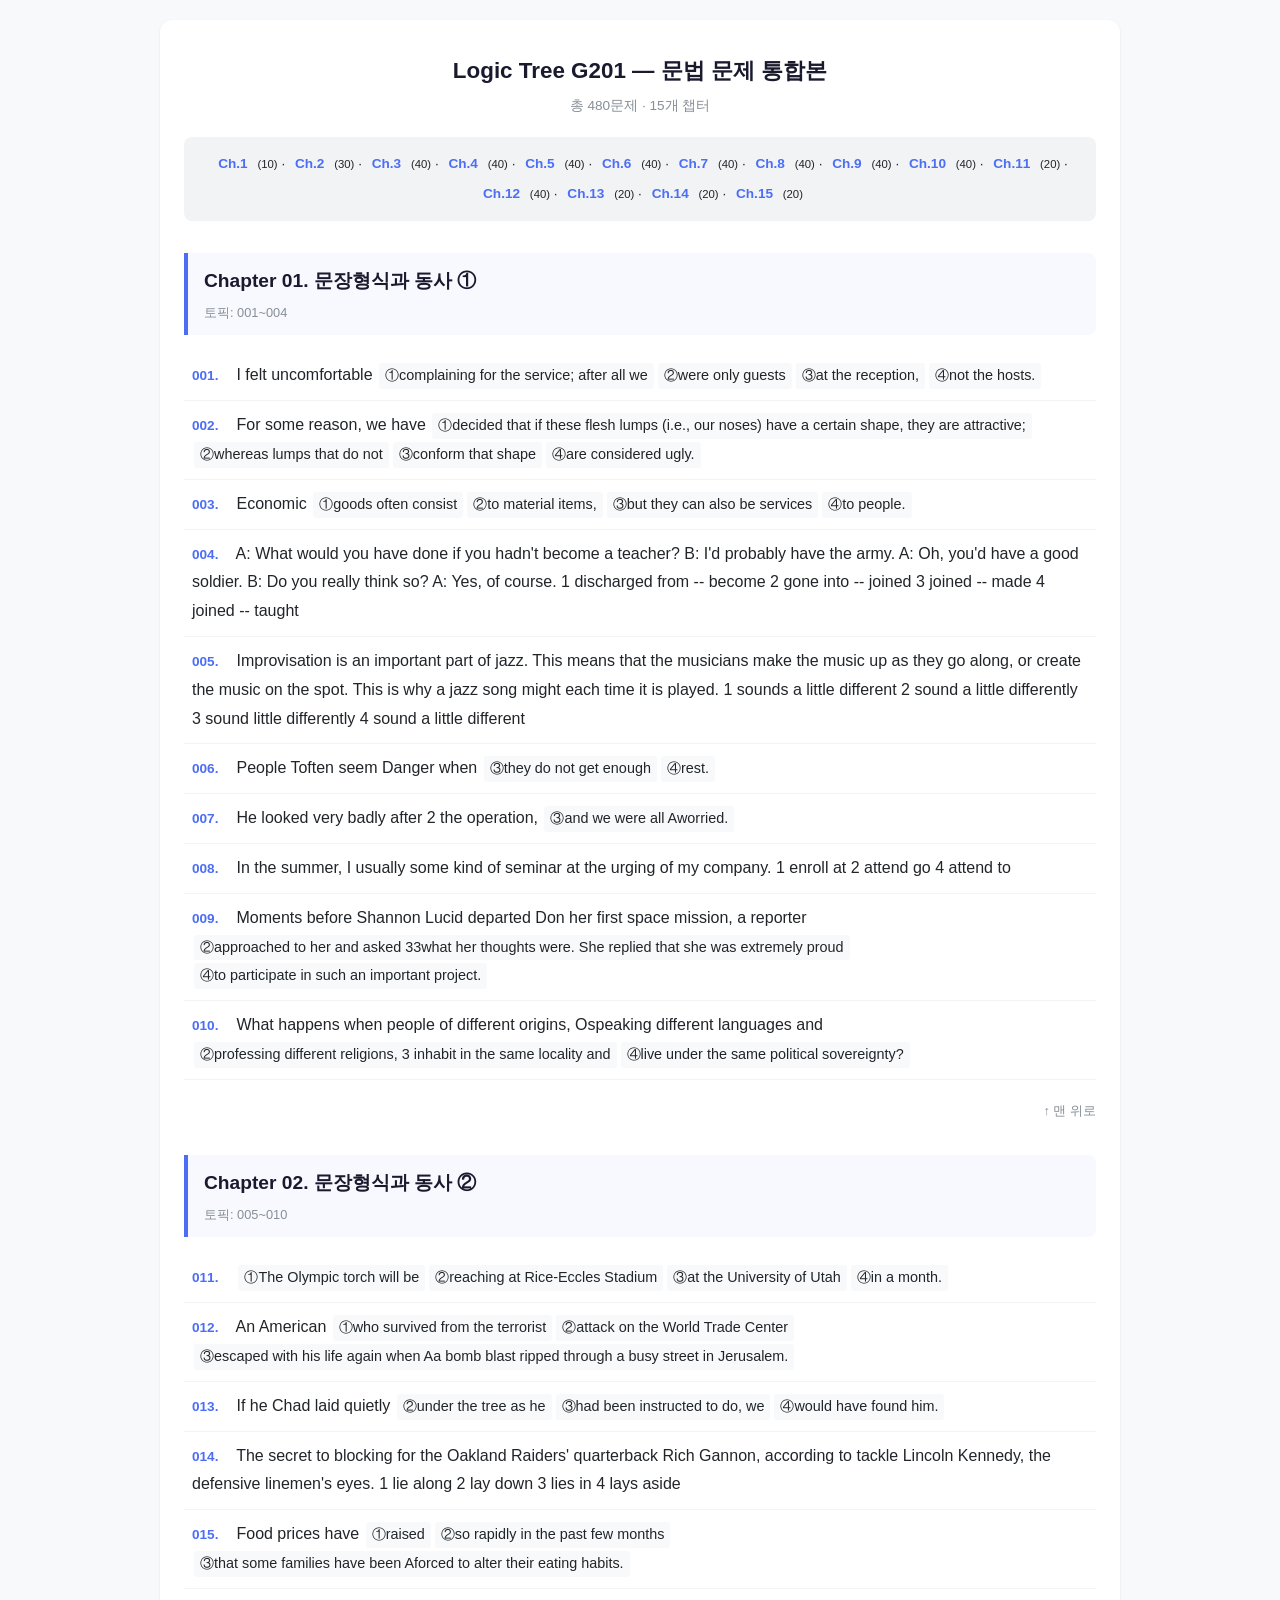
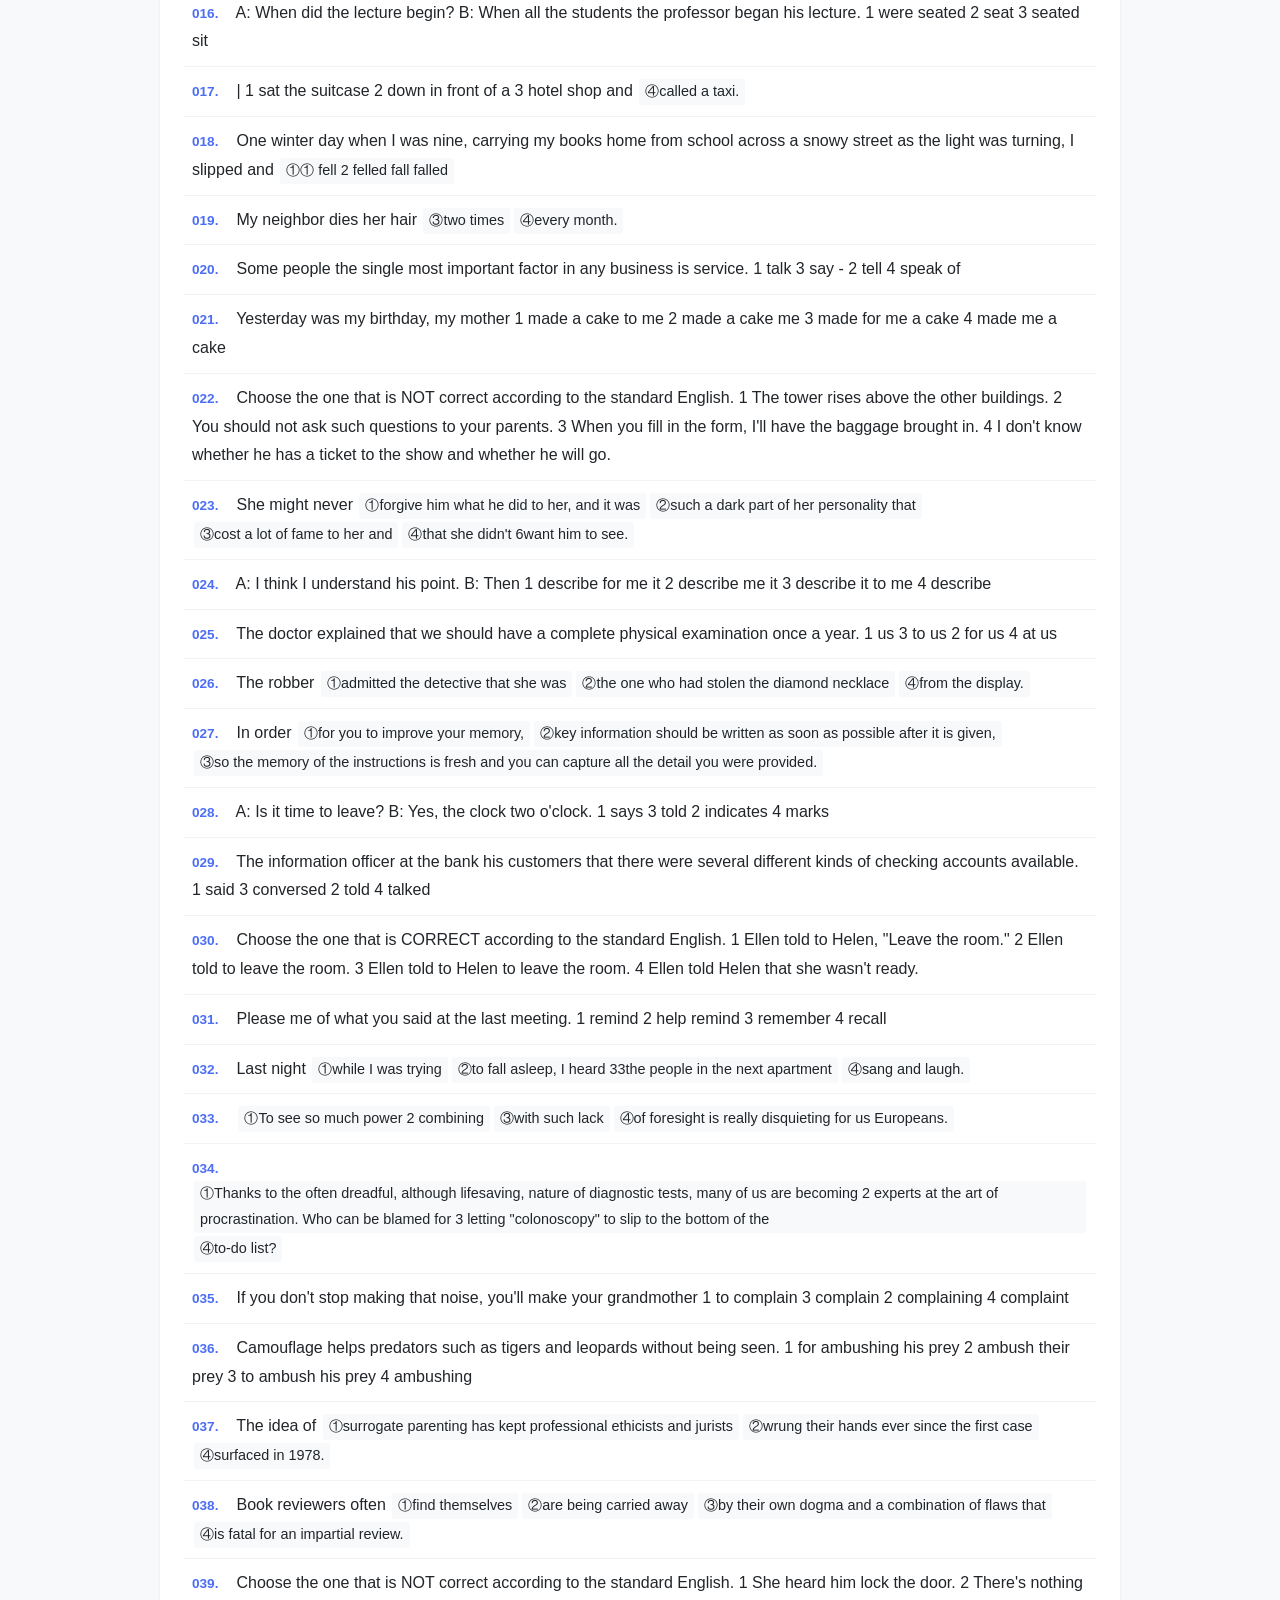
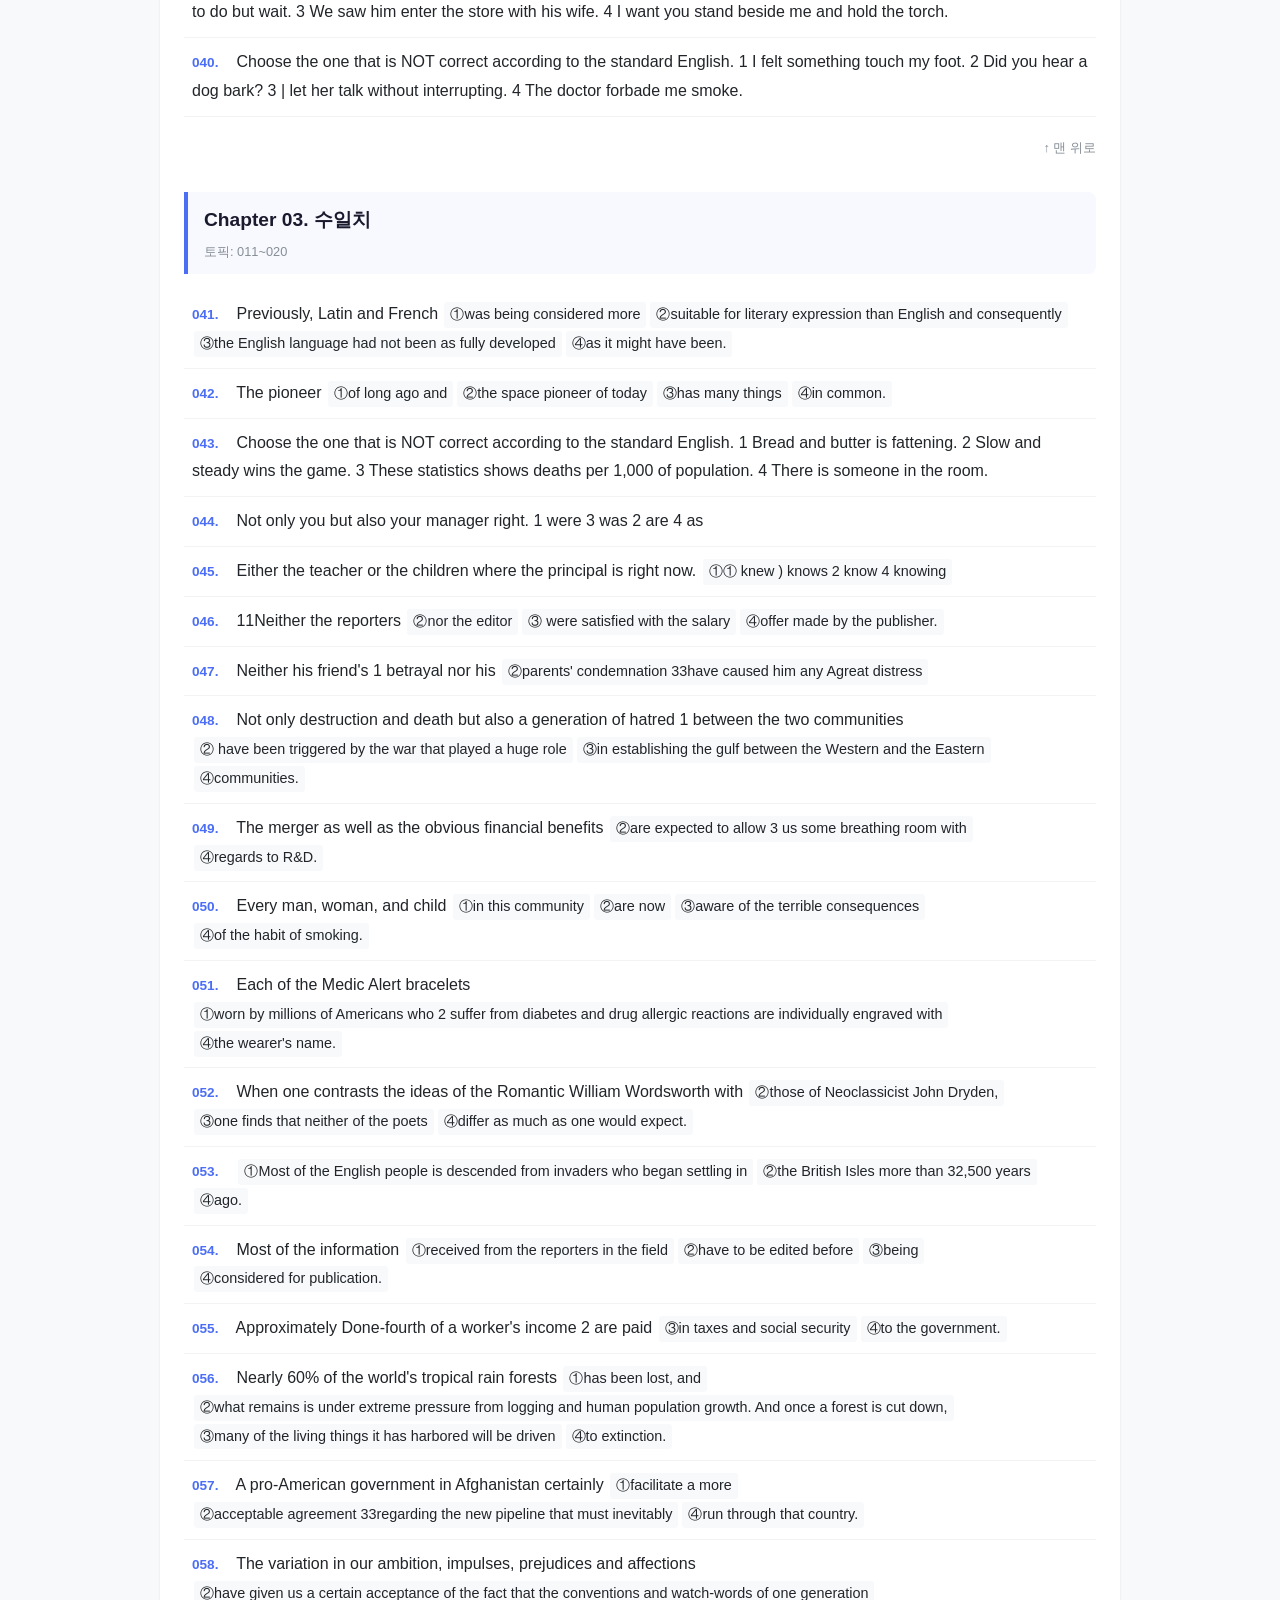
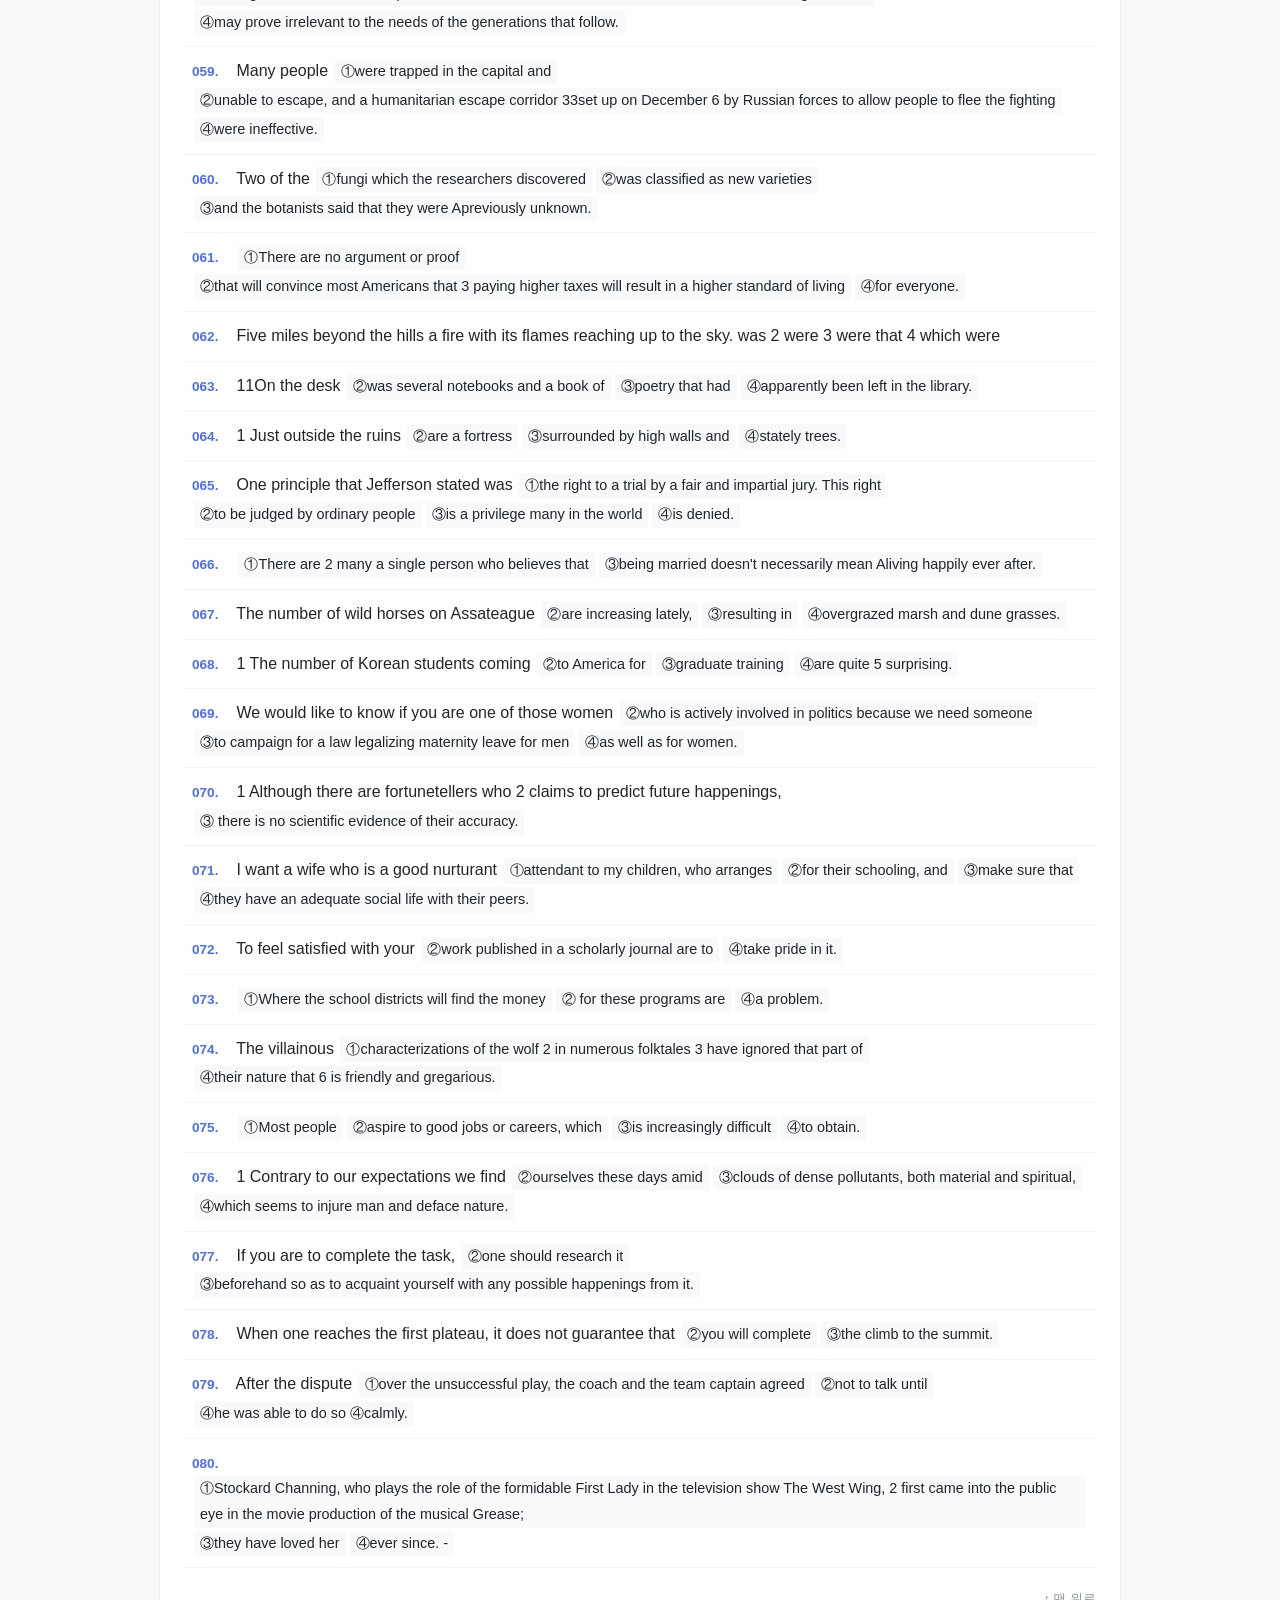
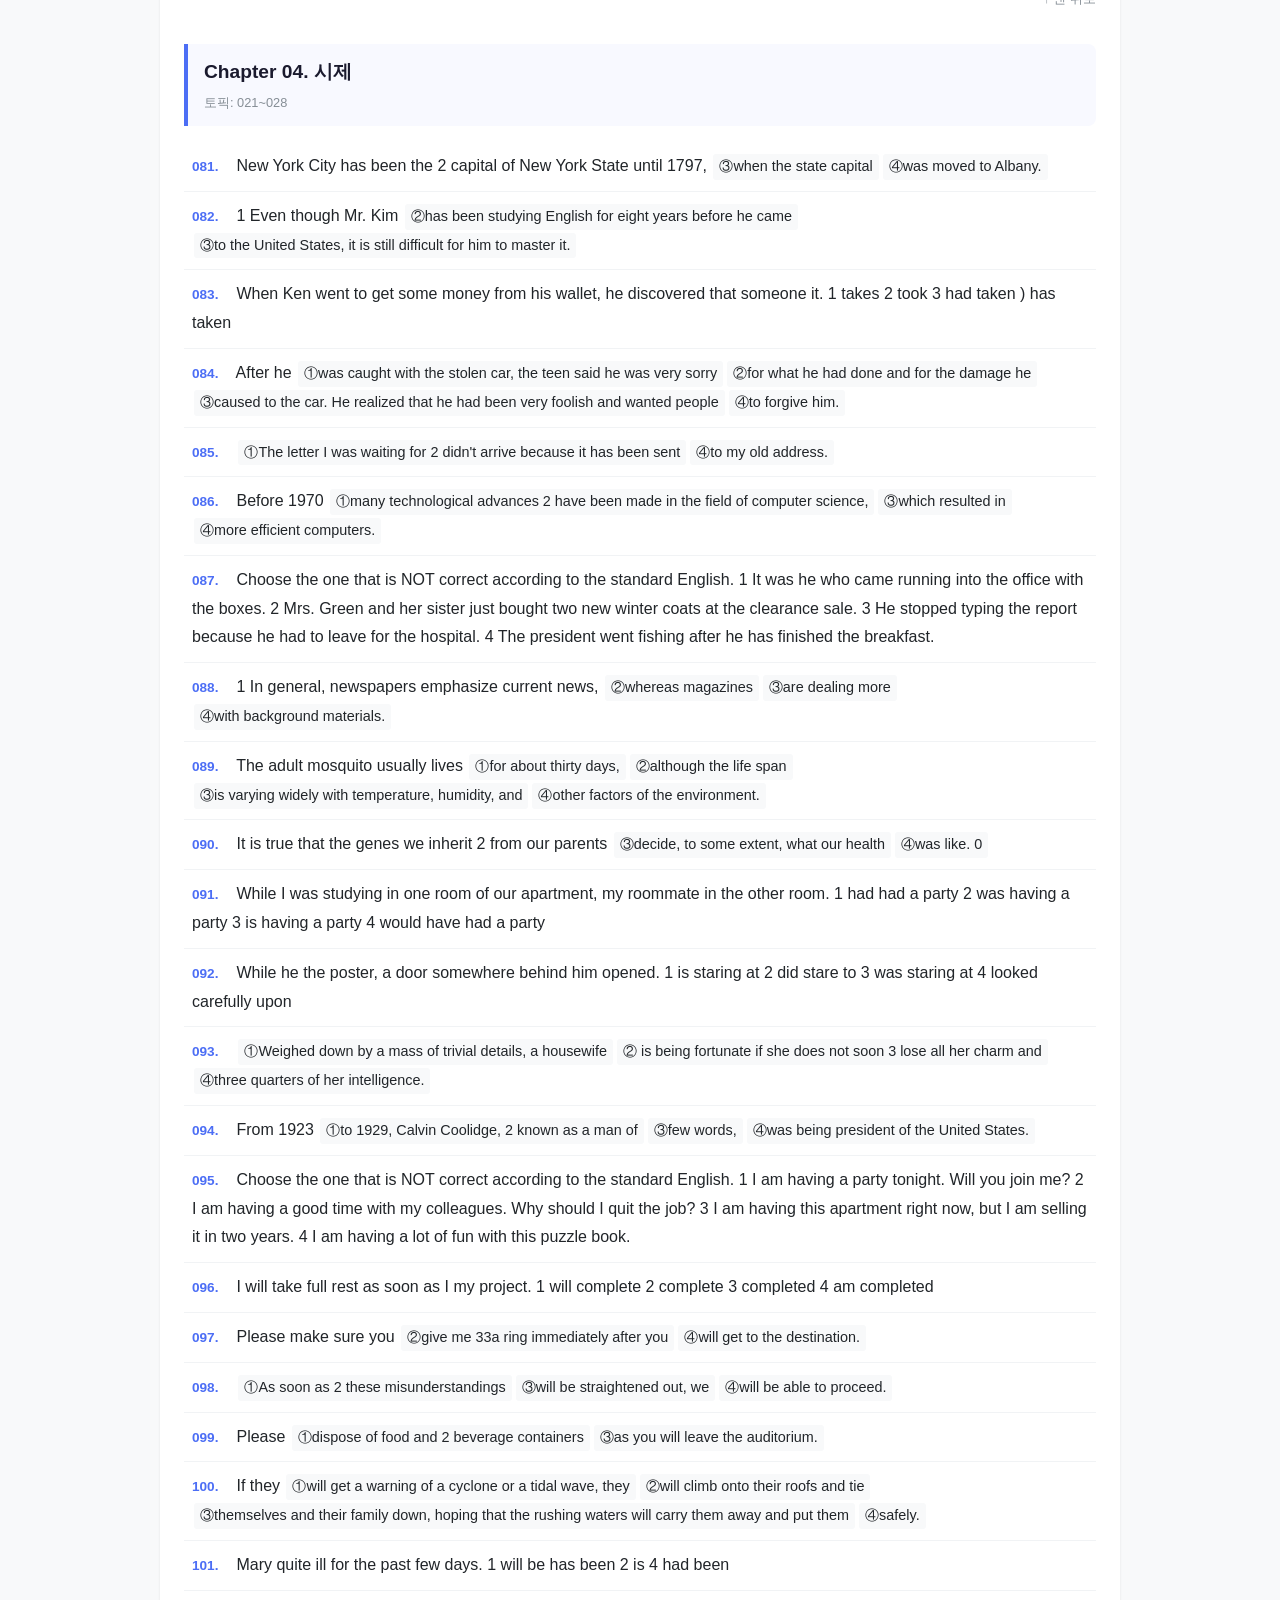
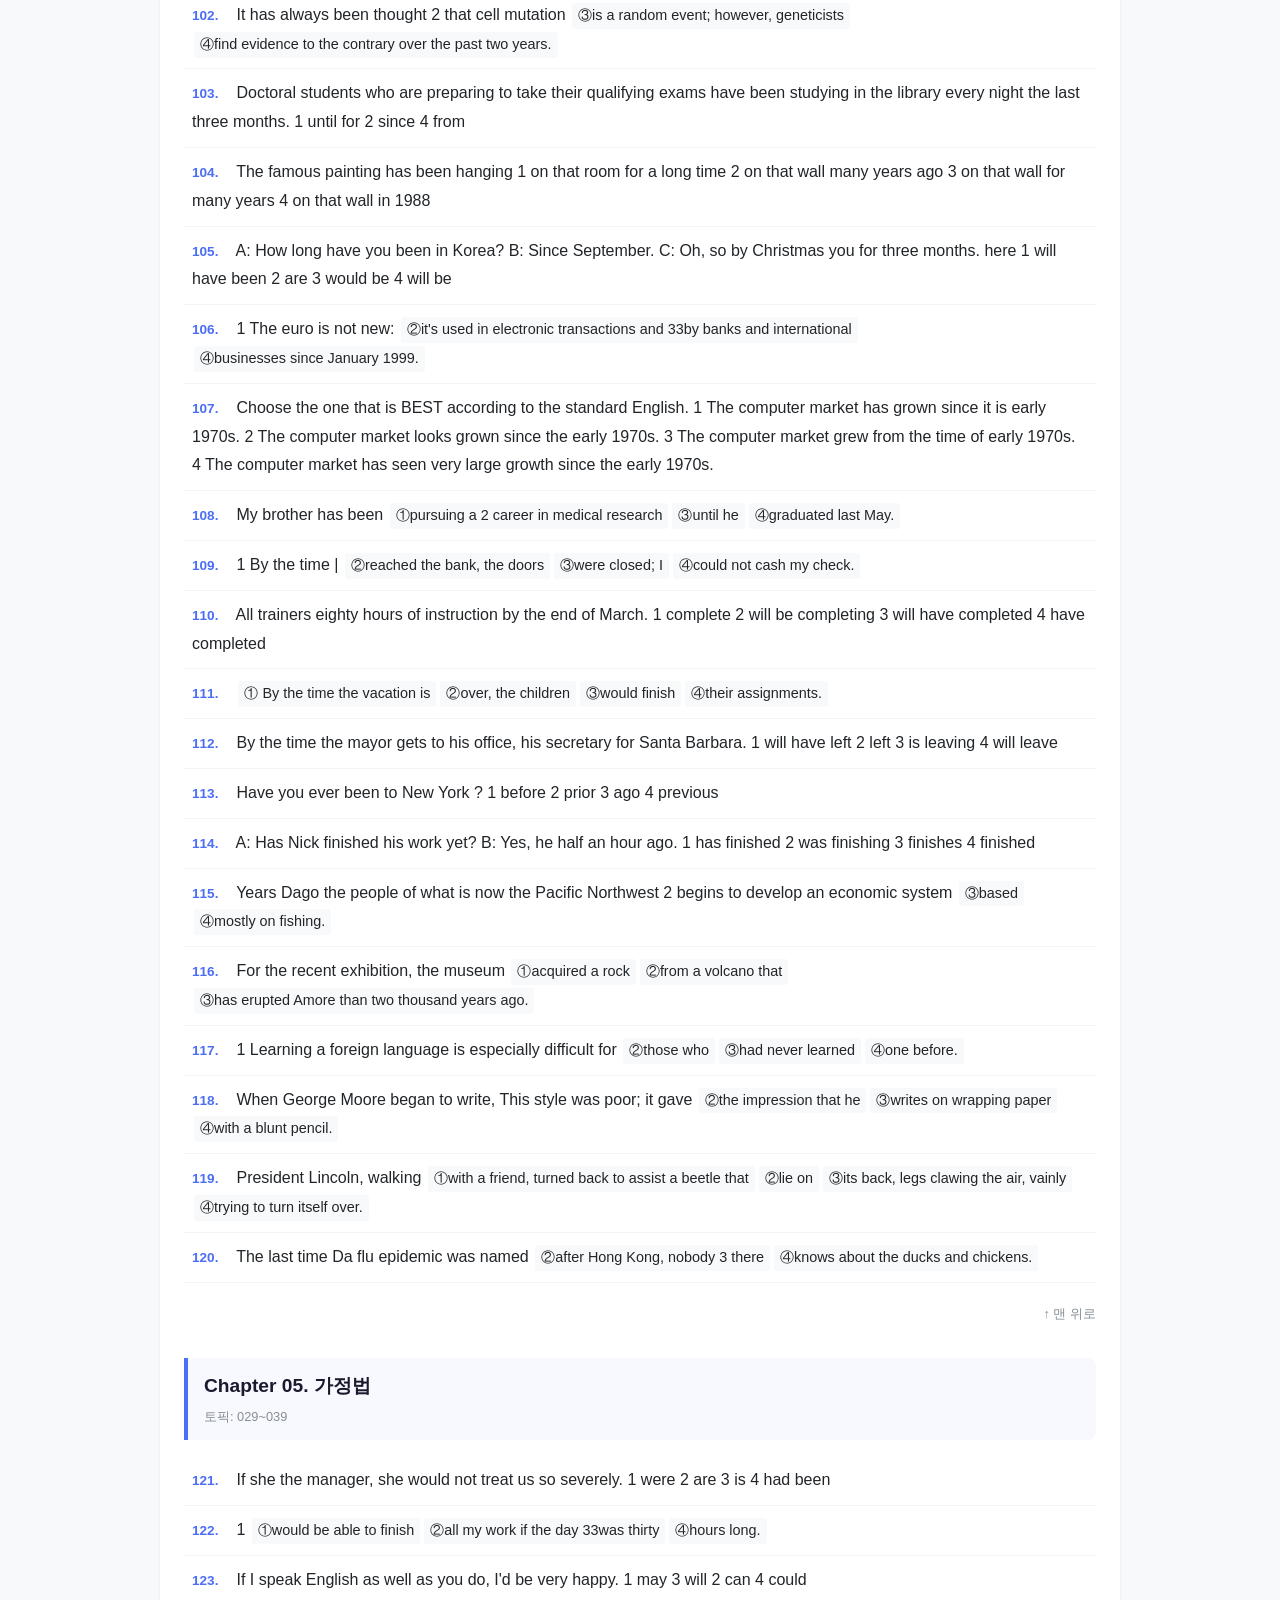
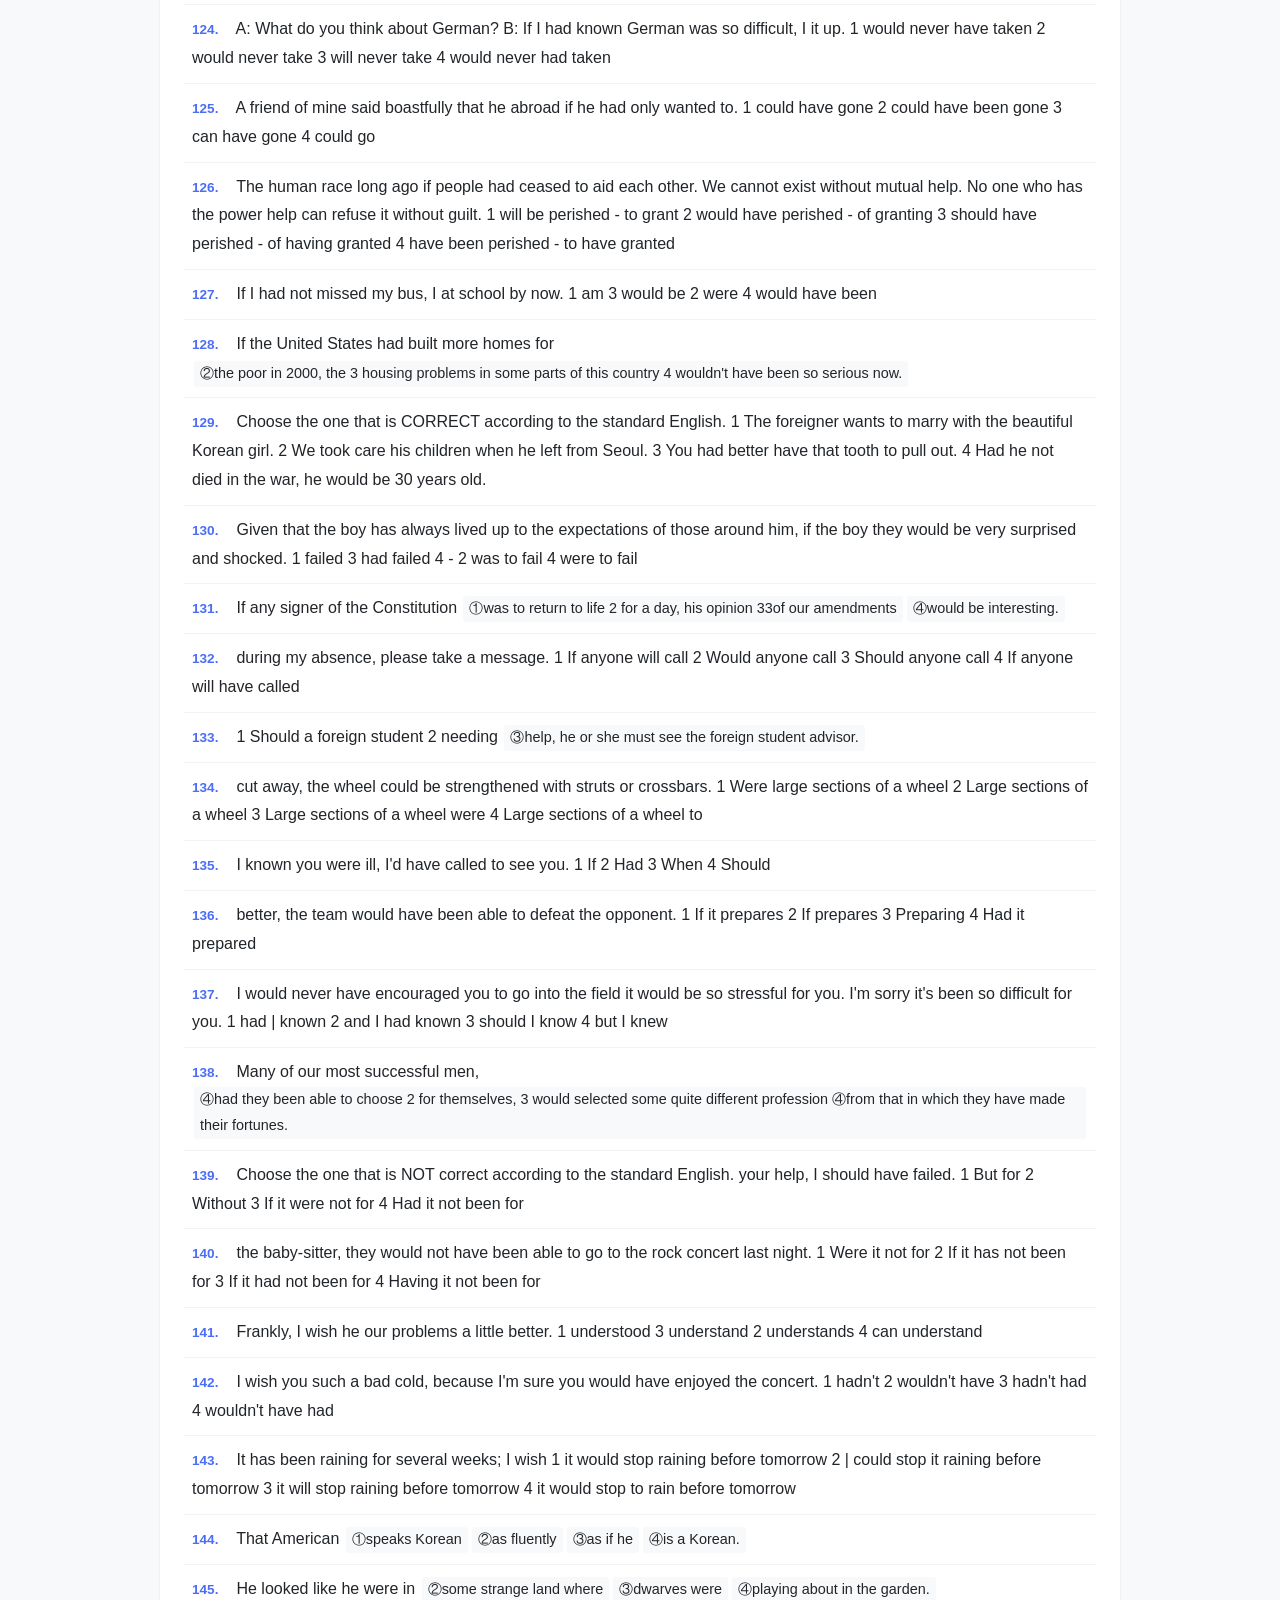
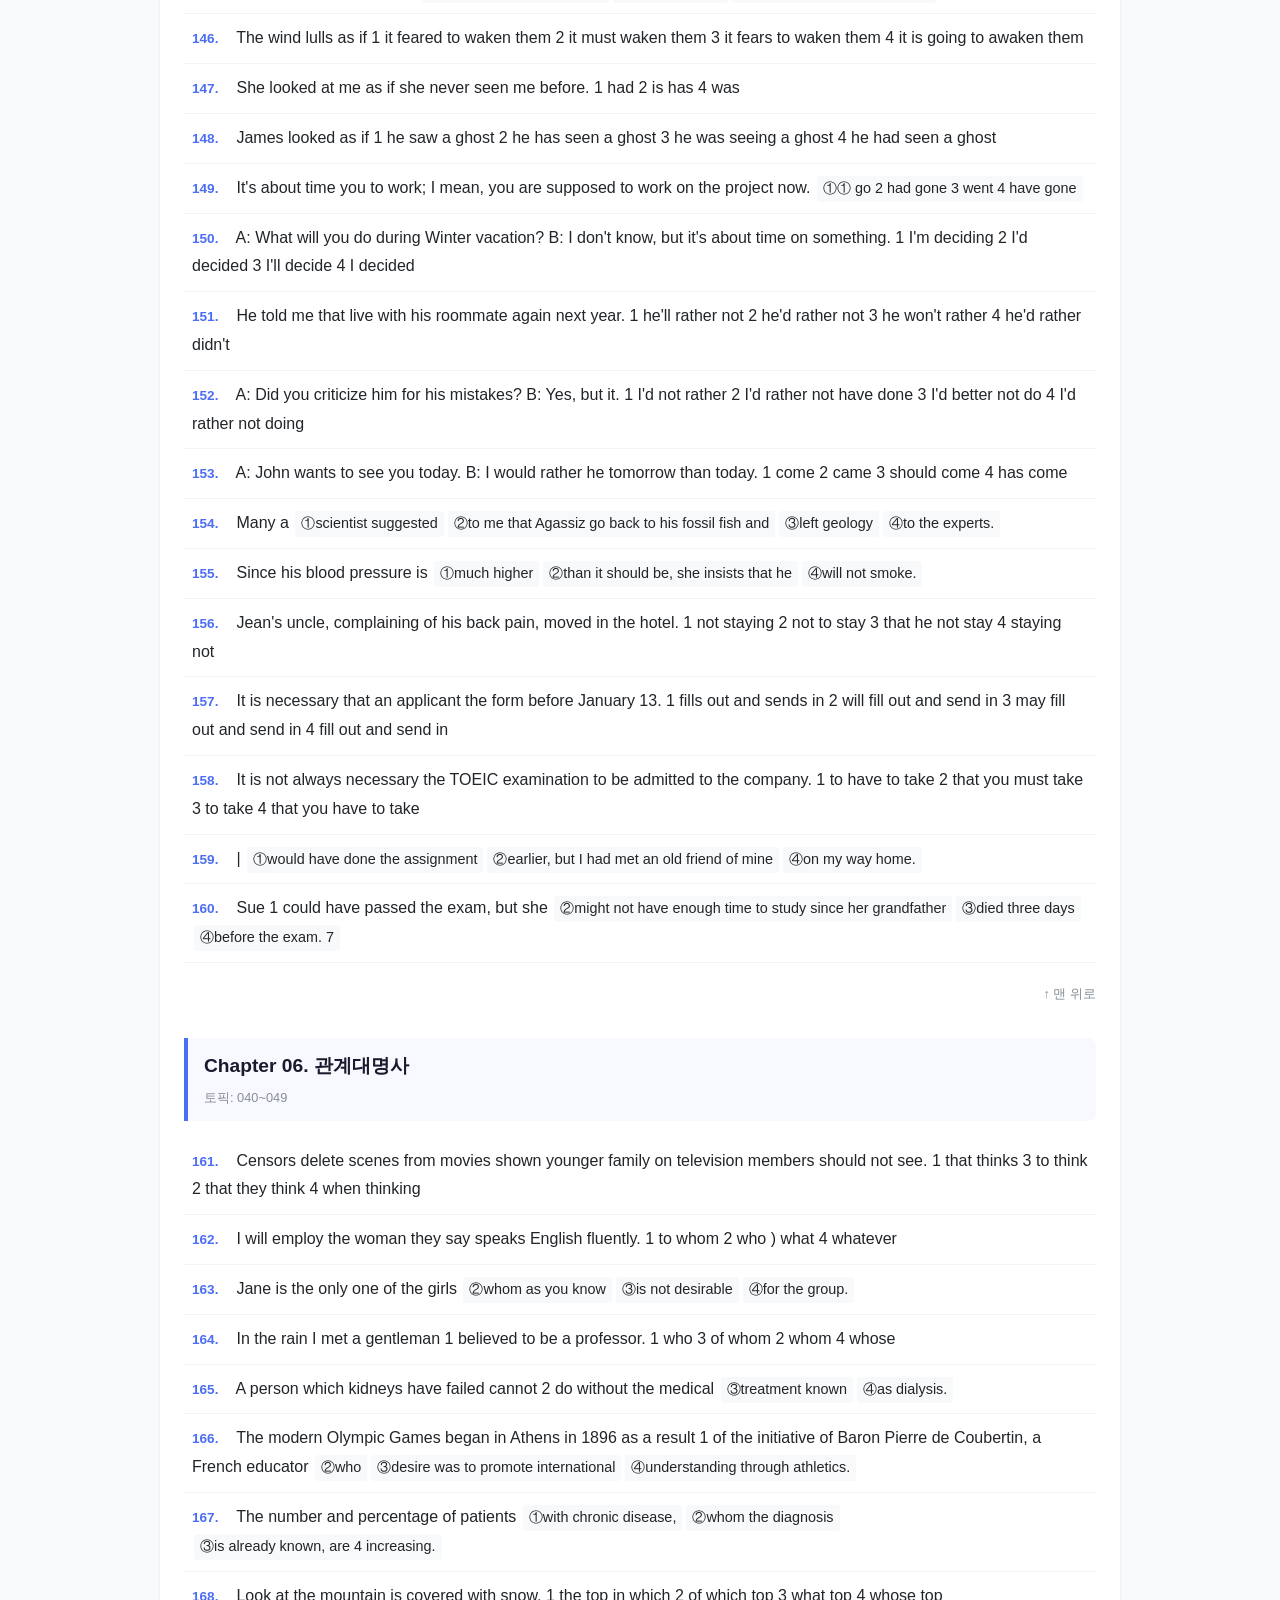
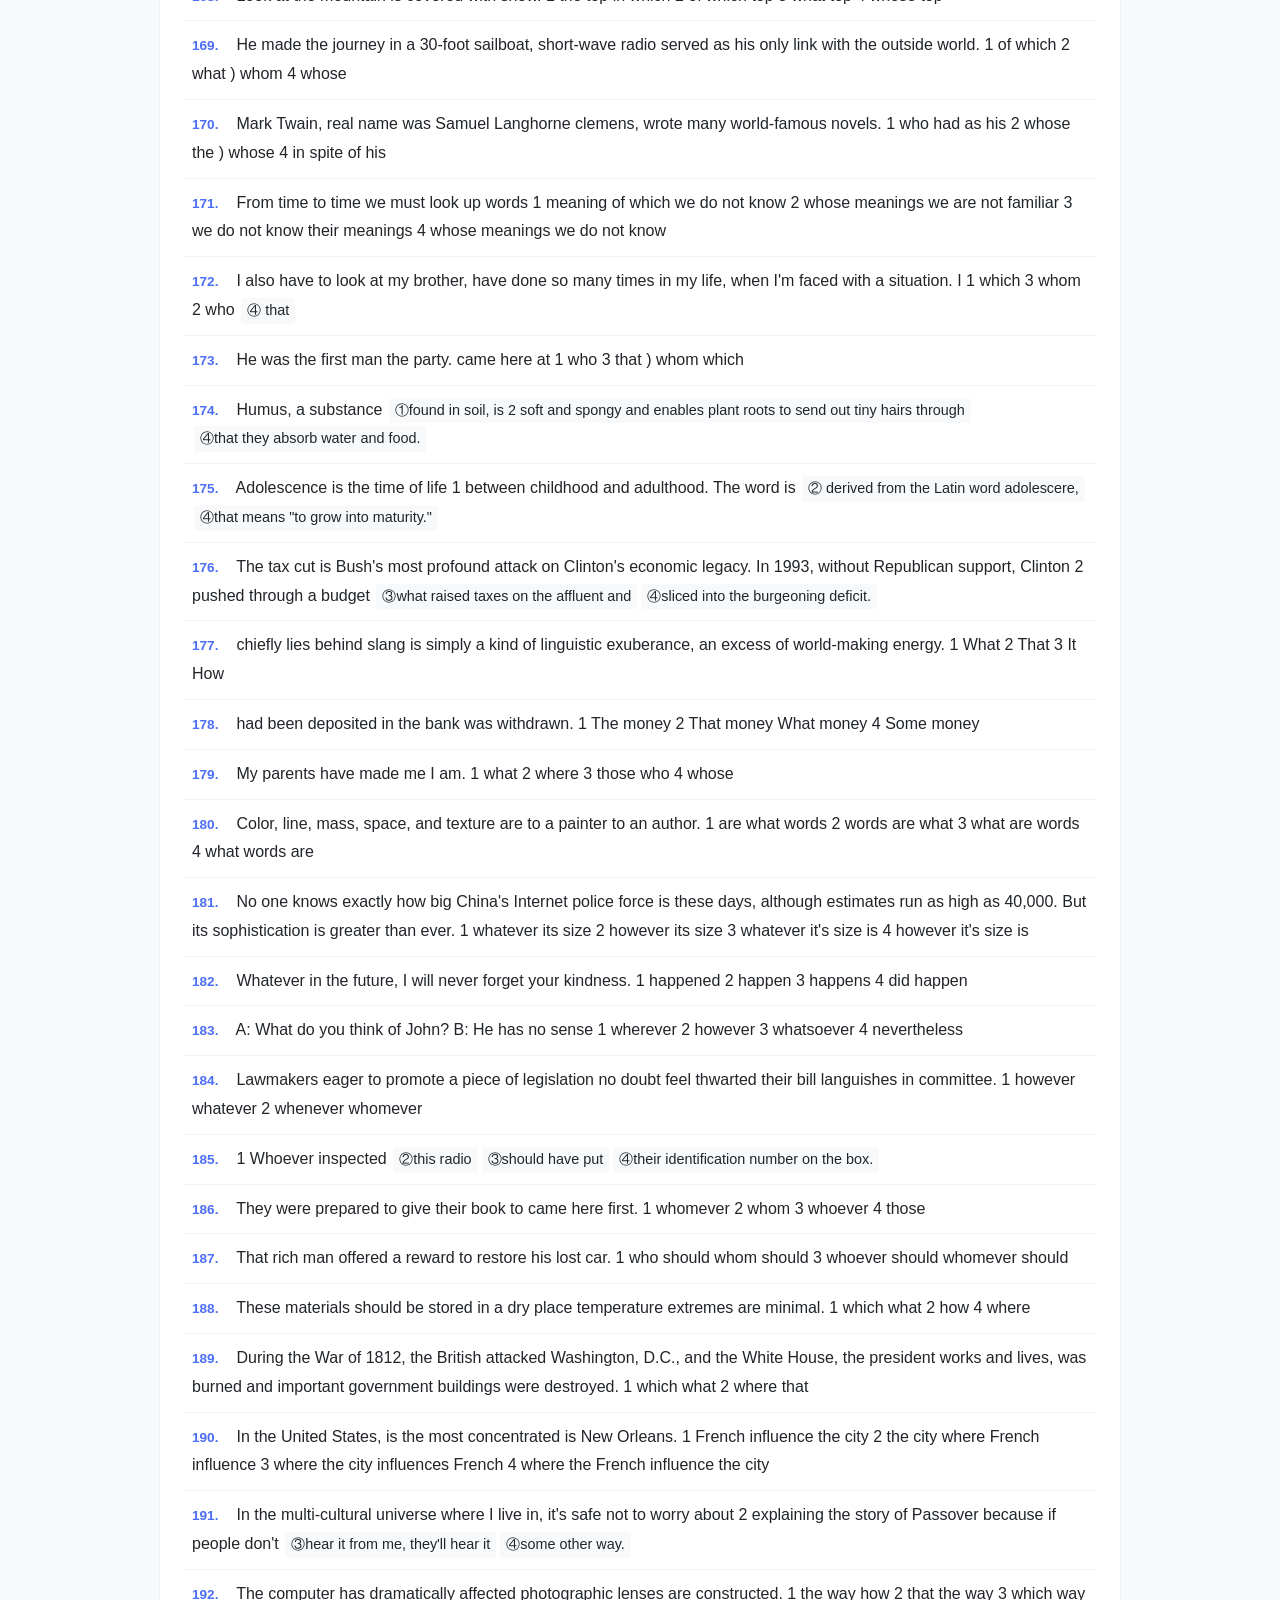
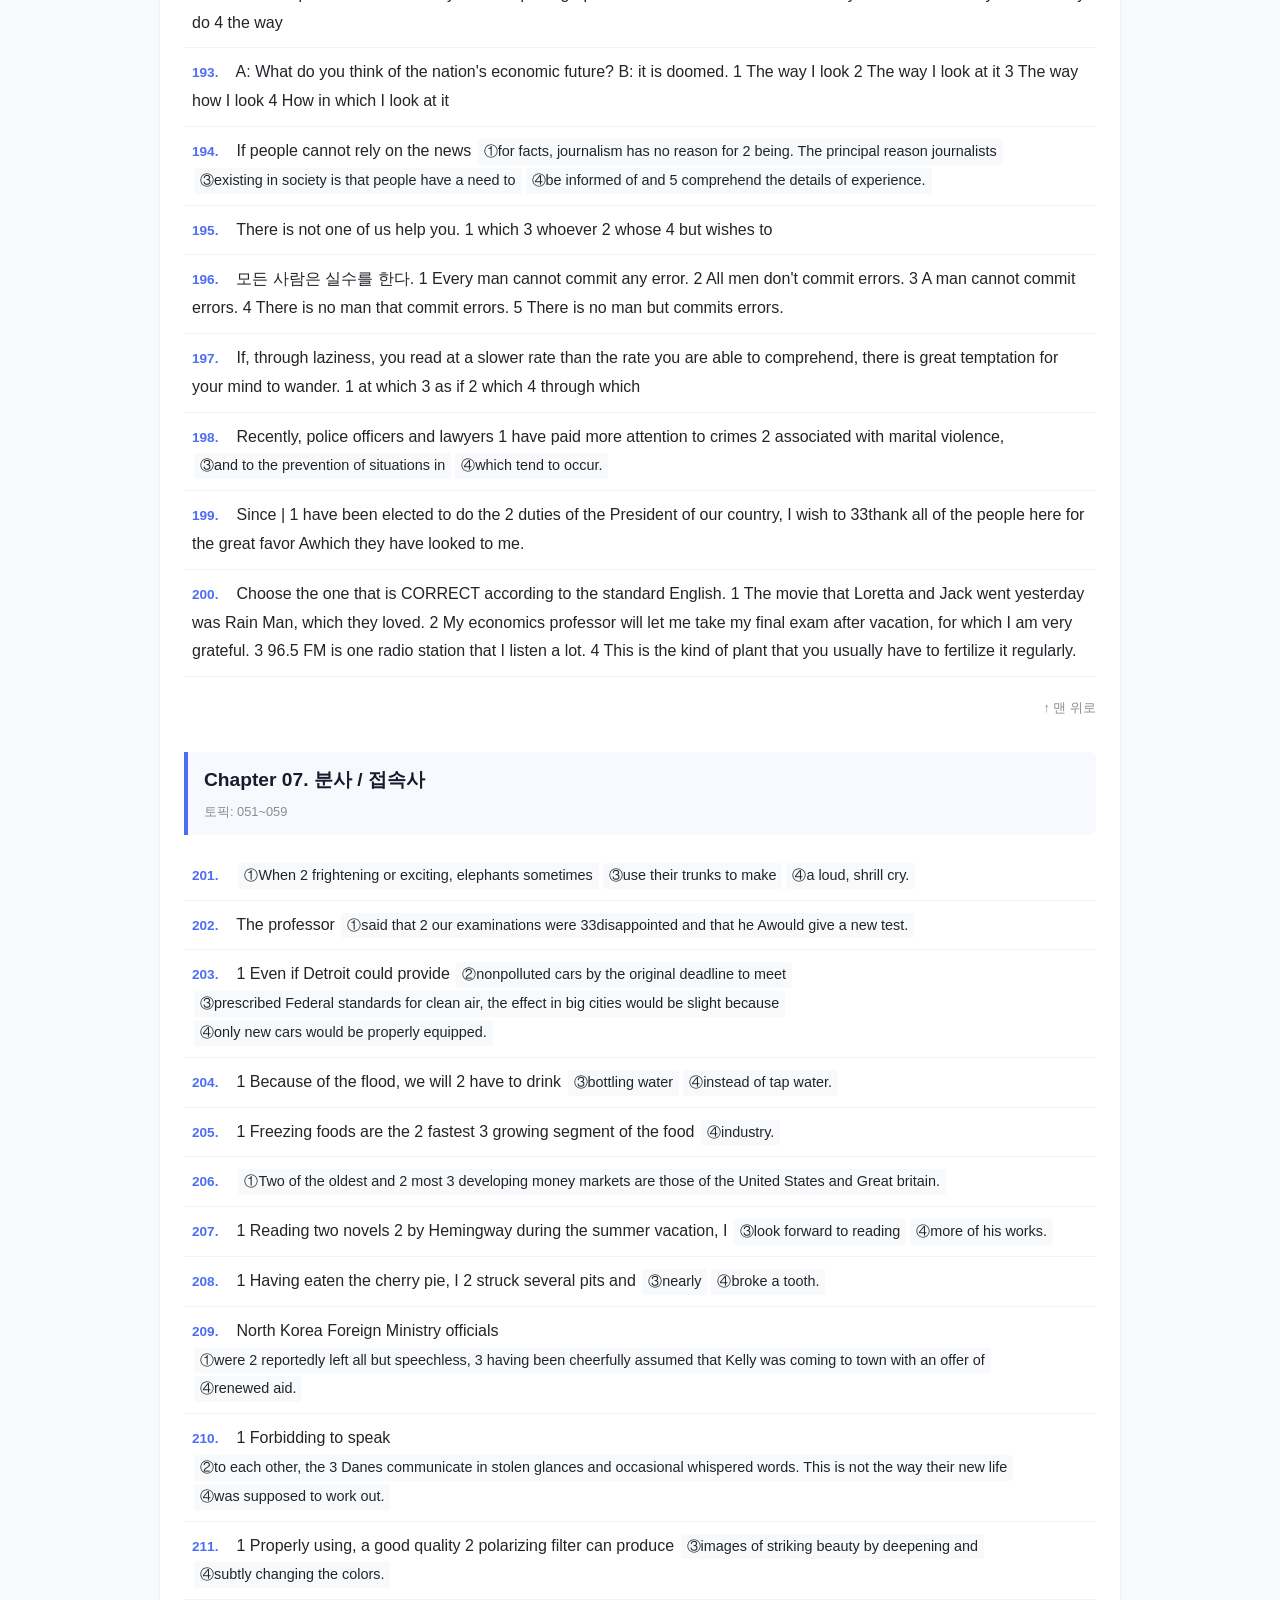
<file: grammar201-integrated.html>
<!DOCTYPE html>
<html lang="ko">
<head>
<meta charset="utf-8">
<meta name="viewport" content="width=device-width, initial-scale=1">
<title>Logic Tree 문법 201 — 문제 통합본</title>
<style>
  * { margin: 0; padding: 0; box-sizing: border-box; }
  body {
    font-family: -apple-system, 'Apple SD Gothic Neo', 'Noto Sans KR', sans-serif;
    background: #f8f9fa;
    color: #212529;
    line-height: 1.7;
    padding: 20px;
  }
  .container {
    max-width: 960px;
    margin: 0 auto;
    background: #fff;
    border-radius: 12px;
    box-shadow: 0 1px 3px rgba(0,0,0,0.08);
    padding: 32px 24px;
  }
  h1 { font-size: 1.4rem; text-align: center; margin-bottom: 4px; color: #1a1a2e; }
  .subtitle { text-align: center; color: #868e96; font-size: 0.85rem; margin-bottom: 20px; }
  .top-nav {
    text-align: center; margin-bottom: 28px; padding: 12px 16px;
    background: #f1f3f5; border-radius: 8px; font-size: 0.85rem; line-height: 2.2;
  }
  .top-nav a { color: #4c6ef5; text-decoration: none; font-weight: 600; padding: 2px 6px; border-radius: 3px; }
  .top-nav a:hover { background: #dbe4ff; }
  .chapter-header {
    background: #f8f9ff; border-left: 4px solid #4c6ef5;
    padding: 12px 16px; margin: 32px 0 16px 0; border-radius: 0 8px 8px 0; scroll-margin-top: 20px;
  }
  .chapter-header h2 { font-size: 1.2rem; color: #1a1a2e; margin: 0; }
  .chapter-header .topic-note { font-size: 0.8rem; color: #868e96; margin-top: 4px; }
  .problem { padding: 10px 8px; border-bottom: 1px solid #f1f3f5; }
  .problem:hover { background: #fafbfe; }
  .problem-num { font-weight: 700; color: #4c6ef5; font-size: 0.85rem; margin-right: 8px; min-width: 32px; display: inline-block; }
  .problem-text { color: #212529; line-height: 1.8; }
  .problem-text .choice {
    display: inline-block; background: #f8f9fa; padding: 0 6px; margin: 0 2px; border-radius: 3px; font-size: 0.9rem;
  }
  .back-top { text-align: right; margin-top: 16px; }
  .back-top a { color: #868e96; font-size: 0.8rem; text-decoration: none; }
  footer { text-align: center; margin-top: 40px; padding-top: 20px; border-top: 1px solid #e9ecef; color: #868e96; font-size: 0.8rem; }
  @media (max-width: 600px) {
    .container { padding: 16px 10px; }
    .problem { padding: 8px 4px; }
  }
</style>
</head>
<body>
<div class="container">
  <h1>Logic Tree G201 — 문법 문제 통합본</h1>
  <p class="subtitle">총 480문제 · 15개 챕터</p>
  <nav class="top-nav"><a href="#ch1">Ch.1</a> <small>(10)</small> · <a href="#ch2">Ch.2</a> <small>(30)</small> · <a href="#ch3">Ch.3</a> <small>(40)</small> · <a href="#ch4">Ch.4</a> <small>(40)</small> · <a href="#ch5">Ch.5</a> <small>(40)</small> · <a href="#ch6">Ch.6</a> <small>(40)</small> · <a href="#ch7">Ch.7</a> <small>(40)</small> · <a href="#ch8">Ch.8</a> <small>(40)</small> · <a href="#ch9">Ch.9</a> <small>(40)</small> · <a href="#ch10">Ch.10</a> <small>(40)</small> · <a href="#ch11">Ch.11</a> <small>(20)</small> · <a href="#ch12">Ch.12</a> <small>(40)</small> · <a href="#ch13">Ch.13</a> <small>(20)</small> · <a href="#ch14">Ch.14</a> <small>(20)</small> · <a href="#ch15">Ch.15</a> <small>(20)</small></nav>

  <div class="chapter-header" id="ch1">
    <h2>Chapter 01. 문장형식과 동사 ①</h2>
    <div class="topic-note">토픽: 001~004</div>
  </div>
  <div class="problem">
    <span class="problem-num">001.</span>
    <span class="problem-text">I felt uncomfortable <span class="choice">①complaining for the service; after all we </span><span class="choice">②were only guests </span><span class="choice">③at the reception, </span><span class="choice">④not the hosts.</span></span>
  </div>
  <div class="problem">
    <span class="problem-num">002.</span>
    <span class="problem-text">For some reason, we have <span class="choice">①decided that if these flesh lumps (i.e., our noses) have a certain shape, they are attractive; </span><span class="choice">②whereas lumps that do not </span><span class="choice">③conform that shape </span><span class="choice">④are considered ugly.</span></span>
  </div>
  <div class="problem">
    <span class="problem-num">003.</span>
    <span class="problem-text">Economic <span class="choice">①goods often consist </span><span class="choice">②to material items, </span><span class="choice">③but they can also be services </span><span class="choice">④to people.</span></span>
  </div>
  <div class="problem">
    <span class="problem-num">004.</span>
    <span class="problem-text">A: What would you have done if you hadn't become a teacher? B: I'd probably have the army. A: Oh, you'd have a good soldier. B: Do you really think so? A: Yes, of course. 1 discharged from -- become 2 gone into -- joined 3 joined -- made 4 joined -- taught</span>
  </div>
  <div class="problem">
    <span class="problem-num">005.</span>
    <span class="problem-text">Improvisation is an important part of jazz. This means that the musicians make the music up as they go along, or create the music on the spot. This is why a jazz song might each time it is played. 1 sounds a little different 2 sound a little differently 3 sound little differently 4 sound a little different</span>
  </div>
  <div class="problem">
    <span class="problem-num">006.</span>
    <span class="problem-text">People Toften seem Danger when <span class="choice">③they do not get enough </span><span class="choice">④rest.</span></span>
  </div>
  <div class="problem">
    <span class="problem-num">007.</span>
    <span class="problem-text">He looked very badly after 2 the operation, <span class="choice">③and we were all Aworried.</span></span>
  </div>
  <div class="problem">
    <span class="problem-num">008.</span>
    <span class="problem-text">In the summer, I usually some kind of seminar at the urging of my company. 1 enroll at 2 attend go 4 attend to</span>
  </div>
  <div class="problem">
    <span class="problem-num">009.</span>
    <span class="problem-text">Moments before Shannon Lucid departed Don her first space mission, a reporter <span class="choice">②approached to her and asked 33what her thoughts were. She replied that she was extremely proud </span><span class="choice">④to participate in such an important project.</span></span>
  </div>
  <div class="problem">
    <span class="problem-num">010.</span>
    <span class="problem-text">What happens when people of different origins, Ospeaking different languages and <span class="choice">②professing different religions, 3 inhabit in the same locality and </span><span class="choice">④live under the same political sovereignty?</span></span>
  </div>
  <div class="back-top"><a href="#top">↑ 맨 위로</a></div>
  <div class="chapter-header" id="ch2">
    <h2>Chapter 02. 문장형식과 동사 ②</h2>
    <div class="topic-note">토픽: 005~010</div>
  </div>
  <div class="problem">
    <span class="problem-num">011.</span>
    <span class="problem-text"><span class="choice">①The Olympic torch will be </span><span class="choice">②reaching at Rice-Eccles Stadium </span><span class="choice">③at the University of Utah </span><span class="choice">④in a month.</span></span>
  </div>
  <div class="problem">
    <span class="problem-num">012.</span>
    <span class="problem-text">An American <span class="choice">①who survived from the terrorist </span><span class="choice">②attack on the World Trade Center </span><span class="choice">③escaped with his life again when Aa bomb blast ripped through a busy street in Jerusalem.</span></span>
  </div>
  <div class="problem">
    <span class="problem-num">013.</span>
    <span class="problem-text">If he Chad laid quietly <span class="choice">②under the tree as he </span><span class="choice">③had been instructed to do, we </span><span class="choice">④would have found him.</span></span>
  </div>
  <div class="problem">
    <span class="problem-num">014.</span>
    <span class="problem-text">The secret to blocking for the Oakland Raiders' quarterback Rich Gannon, according to tackle Lincoln Kennedy, the defensive linemen's eyes. 1 lie along 2 lay down 3 lies in 4 lays aside</span>
  </div>
  <div class="problem">
    <span class="problem-num">015.</span>
    <span class="problem-text">Food prices have <span class="choice">①raised </span><span class="choice">②so rapidly in the past few months </span><span class="choice">③that some families have been Aforced to alter their eating habits.</span></span>
  </div>
  <div class="problem">
    <span class="problem-num">016.</span>
    <span class="problem-text">A: When did the lecture begin? B: When all the students the professor began his lecture. 1 were seated 2 seat 3 seated sit</span>
  </div>
  <div class="problem">
    <span class="problem-num">017.</span>
    <span class="problem-text">| 1 sat the suitcase 2 down in front of a 3 hotel shop and <span class="choice">④called a taxi.</span></span>
  </div>
  <div class="problem">
    <span class="problem-num">018.</span>
    <span class="problem-text">One winter day when I was nine, carrying my books home from school across a snowy street as the light was turning, I slipped and <span class="choice">①① fell 2 felled fall falled</span></span>
  </div>
  <div class="problem">
    <span class="problem-num">019.</span>
    <span class="problem-text">My neighbor dies her hair <span class="choice">③two times </span><span class="choice">④every month.</span></span>
  </div>
  <div class="problem">
    <span class="problem-num">020.</span>
    <span class="problem-text">Some people the single most important factor in any business is service. 1 talk 3 say - 2 tell 4 speak of</span>
  </div>
  <div class="problem">
    <span class="problem-num">021.</span>
    <span class="problem-text">Yesterday was my birthday, my mother 1 made a cake to me 2 made a cake me 3 made for me a cake 4 made me a cake</span>
  </div>
  <div class="problem">
    <span class="problem-num">022.</span>
    <span class="problem-text">Choose the one that is NOT correct according to the standard English. 1 The tower rises above the other buildings. 2 You should not ask such questions to your parents. 3 When you fill in the form, I'll have the baggage brought in. 4 I don't know whether he has a ticket to the show and whether he will go.</span>
  </div>
  <div class="problem">
    <span class="problem-num">023.</span>
    <span class="problem-text">She might never <span class="choice">①forgive him what he did to her, and it was </span><span class="choice">②such a dark part of her personality that </span><span class="choice">③cost a lot of fame to her and </span><span class="choice">④that she didn't 6want him to see.</span></span>
  </div>
  <div class="problem">
    <span class="problem-num">024.</span>
    <span class="problem-text">A: I think I understand his point. B: Then 1 describe for me it 2 describe me it 3 describe it to me 4 describe</span>
  </div>
  <div class="problem">
    <span class="problem-num">025.</span>
    <span class="problem-text">The doctor explained that we should have a complete physical examination once a year. 1 us 3 to us 2 for us 4 at us</span>
  </div>
  <div class="problem">
    <span class="problem-num">026.</span>
    <span class="problem-text">The robber <span class="choice">①admitted the detective that she was </span><span class="choice">②the one who had stolen the diamond necklace </span><span class="choice">④from the display.</span></span>
  </div>
  <div class="problem">
    <span class="problem-num">027.</span>
    <span class="problem-text">In order <span class="choice">①for you to improve your memory, </span><span class="choice">②key information should be written as soon as possible after it is given, </span><span class="choice">③so the memory of the instructions is fresh and you can capture all the detail you were provided.</span></span>
  </div>
  <div class="problem">
    <span class="problem-num">028.</span>
    <span class="problem-text">A: Is it time to leave? B: Yes, the clock two o'clock. 1 says 3 told 2 indicates 4 marks</span>
  </div>
  <div class="problem">
    <span class="problem-num">029.</span>
    <span class="problem-text">The information officer at the bank his customers that there were several different kinds of checking accounts available. 1 said 3 conversed 2 told 4 talked</span>
  </div>
  <div class="problem">
    <span class="problem-num">030.</span>
    <span class="problem-text">Choose the one that is CORRECT according to the standard English. 1 Ellen told to Helen, "Leave the room." 2 Ellen told to leave the room. 3 Ellen told to Helen to leave the room. 4 Ellen told Helen that she wasn't ready.</span>
  </div>
  <div class="problem">
    <span class="problem-num">031.</span>
    <span class="problem-text">Please me of what you said at the last meeting. 1 remind 2 help remind 3 remember 4 recall</span>
  </div>
  <div class="problem">
    <span class="problem-num">032.</span>
    <span class="problem-text">Last night <span class="choice">①while I was trying </span><span class="choice">②to fall asleep, I heard 33the people in the next apartment </span><span class="choice">④sang and laugh.</span></span>
  </div>
  <div class="problem">
    <span class="problem-num">033.</span>
    <span class="problem-text"><span class="choice">①To see so much power 2 combining </span><span class="choice">③with such lack </span><span class="choice">④of foresight is really disquieting for us Europeans.</span></span>
  </div>
  <div class="problem">
    <span class="problem-num">034.</span>
    <span class="problem-text"><span class="choice">①Thanks to the often dreadful, although lifesaving, nature of diagnostic tests, many of us are becoming 2 experts at the art of procrastination. Who can be blamed for 3 letting "colonoscopy" to slip to the bottom of the </span><span class="choice">④to-do list?</span></span>
  </div>
  <div class="problem">
    <span class="problem-num">035.</span>
    <span class="problem-text">If you don't stop making that noise, you'll make your grandmother 1 to complain 3 complain 2 complaining 4 complaint</span>
  </div>
  <div class="problem">
    <span class="problem-num">036.</span>
    <span class="problem-text">Camouflage helps predators such as tigers and leopards without being seen. 1 for ambushing his prey 2 ambush their prey 3 to ambush his prey 4 ambushing</span>
  </div>
  <div class="problem">
    <span class="problem-num">037.</span>
    <span class="problem-text">The idea of <span class="choice">①surrogate parenting has kept professional ethicists and jurists </span><span class="choice">②wrung their hands ever since the first case </span><span class="choice">④surfaced in 1978.</span></span>
  </div>
  <div class="problem">
    <span class="problem-num">038.</span>
    <span class="problem-text">Book reviewers often <span class="choice">①find themselves </span><span class="choice">②are being carried away </span><span class="choice">③by their own dogma and a combination of flaws that </span><span class="choice">④is fatal for an impartial review.</span></span>
  </div>
  <div class="problem">
    <span class="problem-num">039.</span>
    <span class="problem-text">Choose the one that is NOT correct according to the standard English. 1 She heard him lock the door. 2 There's nothing to do but wait. 3 We saw him enter the store with his wife. 4 I want you stand beside me and hold the torch.</span>
  </div>
  <div class="problem">
    <span class="problem-num">040.</span>
    <span class="problem-text">Choose the one that is NOT correct according to the standard English. 1 I felt something touch my foot. 2 Did you hear a dog bark? 3 | let her talk without interrupting. 4 The doctor forbade me smoke.</span>
  </div>
  <div class="back-top"><a href="#top">↑ 맨 위로</a></div>
  <div class="chapter-header" id="ch3">
    <h2>Chapter 03. 수일치</h2>
    <div class="topic-note">토픽: 011~020</div>
  </div>
  <div class="problem">
    <span class="problem-num">041.</span>
    <span class="problem-text">Previously, Latin and French <span class="choice">①was being considered more </span><span class="choice">②suitable for literary expression than English and consequently </span><span class="choice">③the English language had not been as fully developed </span><span class="choice">④as it might have been.</span></span>
  </div>
  <div class="problem">
    <span class="problem-num">042.</span>
    <span class="problem-text">The pioneer <span class="choice">①of long ago and </span><span class="choice">②the space pioneer of today </span><span class="choice">③has many things </span><span class="choice">④in common.</span></span>
  </div>
  <div class="problem">
    <span class="problem-num">043.</span>
    <span class="problem-text">Choose the one that is NOT correct according to the standard English. 1 Bread and butter is fattening. 2 Slow and steady wins the game. 3 These statistics shows deaths per 1,000 of population. 4 There is someone in the room.</span>
  </div>
  <div class="problem">
    <span class="problem-num">044.</span>
    <span class="problem-text">Not only you but also your manager right. 1 were 3 was 2 are 4 as</span>
  </div>
  <div class="problem">
    <span class="problem-num">045.</span>
    <span class="problem-text">Either the teacher or the children where the principal is right now. <span class="choice">①① knew ) knows 2 know 4 knowing</span></span>
  </div>
  <div class="problem">
    <span class="problem-num">046.</span>
    <span class="problem-text">11Neither the reporters <span class="choice">②nor the editor </span><span class="choice">③ were satisfied with the salary </span><span class="choice">④offer made by the publisher.</span></span>
  </div>
  <div class="problem">
    <span class="problem-num">047.</span>
    <span class="problem-text">Neither his friend's 1 betrayal nor his <span class="choice">②parents' condemnation 33have caused him any Agreat distress</span></span>
  </div>
  <div class="problem">
    <span class="problem-num">048.</span>
    <span class="problem-text">Not only destruction and death but also a generation of hatred 1 between the two communities <span class="choice">② have been triggered by the war that played a huge role </span><span class="choice">③in establishing the gulf between the Western and the Eastern </span><span class="choice">④communities.</span></span>
  </div>
  <div class="problem">
    <span class="problem-num">049.</span>
    <span class="problem-text">The merger as well as the obvious financial benefits <span class="choice">②are expected to allow 3 us some breathing room with </span><span class="choice">④regards to R&D.</span></span>
  </div>
  <div class="problem">
    <span class="problem-num">050.</span>
    <span class="problem-text">Every man, woman, and child <span class="choice">①in this community </span><span class="choice">②are now </span><span class="choice">③aware of the terrible consequences </span><span class="choice">④of the habit of smoking.</span></span>
  </div>
  <div class="problem">
    <span class="problem-num">051.</span>
    <span class="problem-text">Each of the Medic Alert bracelets <span class="choice">①worn by millions of Americans who 2 suffer from diabetes and drug allergic reactions are individually engraved with </span><span class="choice">④the wearer's name.</span></span>
  </div>
  <div class="problem">
    <span class="problem-num">052.</span>
    <span class="problem-text">When one contrasts the ideas of the Romantic William Wordsworth with <span class="choice">②those of Neoclassicist John Dryden, </span><span class="choice">③one finds that neither of the poets </span><span class="choice">④differ as much as one would expect.</span></span>
  </div>
  <div class="problem">
    <span class="problem-num">053.</span>
    <span class="problem-text"><span class="choice">①Most of the English people is descended from invaders who began settling in </span><span class="choice">②the British Isles more than 32,500 years </span><span class="choice">④ago.</span></span>
  </div>
  <div class="problem">
    <span class="problem-num">054.</span>
    <span class="problem-text">Most of the information <span class="choice">①received from the reporters in the field </span><span class="choice">②have to be edited before </span><span class="choice">③being </span><span class="choice">④considered for publication.</span></span>
  </div>
  <div class="problem">
    <span class="problem-num">055.</span>
    <span class="problem-text">Approximately Done-fourth of a worker's income 2 are paid <span class="choice">③in taxes and social security </span><span class="choice">④to the government.</span></span>
  </div>
  <div class="problem">
    <span class="problem-num">056.</span>
    <span class="problem-text">Nearly 60% of the world's tropical rain forests <span class="choice">①has been lost, and </span><span class="choice">②what remains is under extreme pressure from logging and human population growth. And once a forest is cut down, </span><span class="choice">③many of the living things it has harbored will be driven </span><span class="choice">④to extinction.</span></span>
  </div>
  <div class="problem">
    <span class="problem-num">057.</span>
    <span class="problem-text">A pro-American government in Afghanistan certainly <span class="choice">①facilitate a more </span><span class="choice">②acceptable agreement 33regarding the new pipeline that must inevitably </span><span class="choice">④run through that country.</span></span>
  </div>
  <div class="problem">
    <span class="problem-num">058.</span>
    <span class="problem-text">The variation in our ambition, impulses, prejudices and affections <span class="choice">②have given us a certain acceptance of the fact that the conventions and watch-words of one generation </span><span class="choice">④may prove irrelevant to the needs of the generations that follow.</span></span>
  </div>
  <div class="problem">
    <span class="problem-num">059.</span>
    <span class="problem-text">Many people <span class="choice">①were trapped in the capital and </span><span class="choice">②unable to escape, and a humanitarian escape corridor 33set up on December 6 by Russian forces to allow people to flee the fighting </span><span class="choice">④were ineffective.</span></span>
  </div>
  <div class="problem">
    <span class="problem-num">060.</span>
    <span class="problem-text">Two of the <span class="choice">①fungi which the researchers discovered </span><span class="choice">②was classified as new varieties </span><span class="choice">③and the botanists said that they were Apreviously unknown.</span></span>
  </div>
  <div class="problem">
    <span class="problem-num">061.</span>
    <span class="problem-text"><span class="choice">①There are no argument or proof </span><span class="choice">②that will convince most Americans that 3 paying higher taxes will result in a higher standard of living </span><span class="choice">④for everyone.</span></span>
  </div>
  <div class="problem">
    <span class="problem-num">062.</span>
    <span class="problem-text">Five miles beyond the hills a fire with its flames reaching up to the sky. was 2 were 3 were that 4 which were</span>
  </div>
  <div class="problem">
    <span class="problem-num">063.</span>
    <span class="problem-text">11On the desk <span class="choice">②was several notebooks and a book of </span><span class="choice">③poetry that had </span><span class="choice">④apparently been left in the library.</span></span>
  </div>
  <div class="problem">
    <span class="problem-num">064.</span>
    <span class="problem-text">1 Just outside the ruins <span class="choice">②are a fortress </span><span class="choice">③surrounded by high walls and </span><span class="choice">④stately trees.</span></span>
  </div>
  <div class="problem">
    <span class="problem-num">065.</span>
    <span class="problem-text">One principle that Jefferson stated was <span class="choice">①the right to a trial by a fair and impartial jury. This right </span><span class="choice">②to be judged by ordinary people </span><span class="choice">③is a privilege many in the world </span><span class="choice">④is denied.</span></span>
  </div>
  <div class="problem">
    <span class="problem-num">066.</span>
    <span class="problem-text"><span class="choice">①There are 2 many a single person who believes that </span><span class="choice">③being married doesn't necessarily mean Aliving happily ever after.</span></span>
  </div>
  <div class="problem">
    <span class="problem-num">067.</span>
    <span class="problem-text">The number of wild horses on Assateague <span class="choice">②are increasing lately, </span><span class="choice">③resulting in </span><span class="choice">④overgrazed marsh and dune grasses.</span></span>
  </div>
  <div class="problem">
    <span class="problem-num">068.</span>
    <span class="problem-text">1 The number of Korean students coming <span class="choice">②to America for </span><span class="choice">③graduate training </span><span class="choice">④are quite 5 surprising.</span></span>
  </div>
  <div class="problem">
    <span class="problem-num">069.</span>
    <span class="problem-text">We would like to know if you are one of those women <span class="choice">②who is actively involved in politics because we need someone </span><span class="choice">③to campaign for a law legalizing maternity leave for men </span><span class="choice">④as well as for women.</span></span>
  </div>
  <div class="problem">
    <span class="problem-num">070.</span>
    <span class="problem-text">1 Although there are fortunetellers who 2 claims to predict future happenings, <span class="choice">③ there is no scientific evidence of their accuracy.</span></span>
  </div>
  <div class="problem">
    <span class="problem-num">071.</span>
    <span class="problem-text">I want a wife who is a good nurturant <span class="choice">①attendant to my children, who arranges </span><span class="choice">②for their schooling, and </span><span class="choice">③make sure that </span><span class="choice">④they have an adequate social life with their peers.</span></span>
  </div>
  <div class="problem">
    <span class="problem-num">072.</span>
    <span class="problem-text">To feel satisfied with your <span class="choice">②work published in a scholarly journal are to </span><span class="choice">④take pride in it.</span></span>
  </div>
  <div class="problem">
    <span class="problem-num">073.</span>
    <span class="problem-text"><span class="choice">①Where the school districts will find the money </span><span class="choice">② for these programs are </span><span class="choice">④a problem.</span></span>
  </div>
  <div class="problem">
    <span class="problem-num">074.</span>
    <span class="problem-text">The villainous <span class="choice">①characterizations of the wolf 2 in numerous folktales 3 have ignored that part of </span><span class="choice">④their nature that 6 is friendly and gregarious.</span></span>
  </div>
  <div class="problem">
    <span class="problem-num">075.</span>
    <span class="problem-text"><span class="choice">①Most people </span><span class="choice">②aspire to good jobs or careers, which </span><span class="choice">③is increasingly difficult </span><span class="choice">④to obtain.</span></span>
  </div>
  <div class="problem">
    <span class="problem-num">076.</span>
    <span class="problem-text">1 Contrary to our expectations we find <span class="choice">②ourselves these days amid </span><span class="choice">③clouds of dense pollutants, both material and spiritual, </span><span class="choice">④which seems to injure man and deface nature.</span></span>
  </div>
  <div class="problem">
    <span class="problem-num">077.</span>
    <span class="problem-text">If you are to complete the task, <span class="choice">②one should research it </span><span class="choice">③beforehand so as to acquaint yourself with any possible happenings from it.</span></span>
  </div>
  <div class="problem">
    <span class="problem-num">078.</span>
    <span class="problem-text">When one reaches the first plateau, it does not guarantee that <span class="choice">②you will complete </span><span class="choice">③the climb to the summit.</span></span>
  </div>
  <div class="problem">
    <span class="problem-num">079.</span>
    <span class="problem-text">After the dispute <span class="choice">①over the unsuccessful play, the coach and the team captain agreed </span><span class="choice">②not to talk until </span><span class="choice">④he was able to do so ④calmly.</span></span>
  </div>
  <div class="problem">
    <span class="problem-num">080.</span>
    <span class="problem-text"><span class="choice">①Stockard Channing, who plays the role of the formidable First Lady in the television show The West Wing, 2 first came into the public eye in the movie production of the musical Grease; </span><span class="choice">③they have loved her </span><span class="choice">④ever since. -</span></span>
  </div>
  <div class="back-top"><a href="#top">↑ 맨 위로</a></div>
  <div class="chapter-header" id="ch4">
    <h2>Chapter 04. 시제</h2>
    <div class="topic-note">토픽: 021~028</div>
  </div>
  <div class="problem">
    <span class="problem-num">081.</span>
    <span class="problem-text">New York City has been the 2 capital of New York State until 1797, <span class="choice">③when the state capital </span><span class="choice">④was moved to Albany.</span></span>
  </div>
  <div class="problem">
    <span class="problem-num">082.</span>
    <span class="problem-text">1 Even though Mr. Kim <span class="choice">②has been studying English for eight years before he came </span><span class="choice">③to the United States, it is still difficult for him to master it.</span></span>
  </div>
  <div class="problem">
    <span class="problem-num">083.</span>
    <span class="problem-text">When Ken went to get some money from his wallet, he discovered that someone it. 1 takes 2 took 3 had taken ) has taken</span>
  </div>
  <div class="problem">
    <span class="problem-num">084.</span>
    <span class="problem-text">After he <span class="choice">①was caught with the stolen car, the teen said he was very sorry </span><span class="choice">②for what he had done and for the damage he </span><span class="choice">③caused to the car. He realized that he had been very foolish and wanted people </span><span class="choice">④to forgive him.</span></span>
  </div>
  <div class="problem">
    <span class="problem-num">085.</span>
    <span class="problem-text"><span class="choice">①The letter I was waiting for 2 didn't arrive because it has been sent </span><span class="choice">④to my old address.</span></span>
  </div>
  <div class="problem">
    <span class="problem-num">086.</span>
    <span class="problem-text">Before 1970 <span class="choice">①many technological advances 2 have been made in the field of computer science, </span><span class="choice">③which resulted in </span><span class="choice">④more efficient computers.</span></span>
  </div>
  <div class="problem">
    <span class="problem-num">087.</span>
    <span class="problem-text">Choose the one that is NOT correct according to the standard English. 1 It was he who came running into the office with the boxes. 2 Mrs. Green and her sister just bought two new winter coats at the clearance sale. 3 He stopped typing the report because he had to leave for the hospital. 4 The president went fishing after he has finished the breakfast.</span>
  </div>
  <div class="problem">
    <span class="problem-num">088.</span>
    <span class="problem-text">1 In general, newspapers emphasize current news, <span class="choice">②whereas magazines </span><span class="choice">③are dealing more </span><span class="choice">④with background materials.</span></span>
  </div>
  <div class="problem">
    <span class="problem-num">089.</span>
    <span class="problem-text">The adult mosquito usually lives <span class="choice">①for about thirty days, </span><span class="choice">②although the life span </span><span class="choice">③is varying widely with temperature, humidity, and </span><span class="choice">④other factors of the environment.</span></span>
  </div>
  <div class="problem">
    <span class="problem-num">090.</span>
    <span class="problem-text">It is true that the genes we inherit 2 from our parents <span class="choice">③decide, to some extent, what our health </span><span class="choice">④was like. 0</span></span>
  </div>
  <div class="problem">
    <span class="problem-num">091.</span>
    <span class="problem-text">While I was studying in one room of our apartment, my roommate in the other room. 1 had had a party 2 was having a party 3 is having a party 4 would have had a party</span>
  </div>
  <div class="problem">
    <span class="problem-num">092.</span>
    <span class="problem-text">While he the poster, a door somewhere behind him opened. 1 is staring at 2 did stare to 3 was staring at 4 looked carefully upon</span>
  </div>
  <div class="problem">
    <span class="problem-num">093.</span>
    <span class="problem-text"><span class="choice">①Weighed down by a mass of trivial details, a housewife </span><span class="choice">② is being fortunate if she does not soon 3 lose all her charm and </span><span class="choice">④three quarters of her intelligence.</span></span>
  </div>
  <div class="problem">
    <span class="problem-num">094.</span>
    <span class="problem-text">From 1923 <span class="choice">①to 1929, Calvin Coolidge, 2 known as a man of </span><span class="choice">③few words, </span><span class="choice">④was being president of the United States.</span></span>
  </div>
  <div class="problem">
    <span class="problem-num">095.</span>
    <span class="problem-text">Choose the one that is NOT correct according to the standard English. 1 I am having a party tonight. Will you join me? 2 I am having a good time with my colleagues. Why should I quit the job? 3 I am having this apartment right now, but I am selling it in two years. 4 I am having a lot of fun with this puzzle book.</span>
  </div>
  <div class="problem">
    <span class="problem-num">096.</span>
    <span class="problem-text">I will take full rest as soon as I my project. 1 will complete 2 complete 3 completed 4 am completed</span>
  </div>
  <div class="problem">
    <span class="problem-num">097.</span>
    <span class="problem-text">Please make sure you <span class="choice">②give me 33a ring immediately after you </span><span class="choice">④will get to the destination.</span></span>
  </div>
  <div class="problem">
    <span class="problem-num">098.</span>
    <span class="problem-text"><span class="choice">①As soon as 2 these misunderstandings </span><span class="choice">③will be straightened out, we </span><span class="choice">④will be able to proceed.</span></span>
  </div>
  <div class="problem">
    <span class="problem-num">099.</span>
    <span class="problem-text">Please <span class="choice">①dispose of food and 2 beverage containers </span><span class="choice">③as you will leave the auditorium.</span></span>
  </div>
  <div class="problem">
    <span class="problem-num">100.</span>
    <span class="problem-text">If they <span class="choice">①will get a warning of a cyclone or a tidal wave, they </span><span class="choice">②will climb onto their roofs and tie </span><span class="choice">③themselves and their family down, hoping that the rushing waters will carry them away and put them </span><span class="choice">④safely.</span></span>
  </div>
  <div class="problem">
    <span class="problem-num">101.</span>
    <span class="problem-text">Mary quite ill for the past few days. 1 will be has been 2 is 4 had been</span>
  </div>
  <div class="problem">
    <span class="problem-num">102.</span>
    <span class="problem-text">It has always been thought 2 that cell mutation <span class="choice">③is a random event; however, geneticists </span><span class="choice">④find evidence to the contrary over the past two years.</span></span>
  </div>
  <div class="problem">
    <span class="problem-num">103.</span>
    <span class="problem-text">Doctoral students who are preparing to take their qualifying exams have been studying in the library every night the last three months. 1 until for 2 since 4 from</span>
  </div>
  <div class="problem">
    <span class="problem-num">104.</span>
    <span class="problem-text">The famous painting has been hanging 1 on that room for a long time 2 on that wall many years ago 3 on that wall for many years 4 on that wall in 1988</span>
  </div>
  <div class="problem">
    <span class="problem-num">105.</span>
    <span class="problem-text">A: How long have you been in Korea? B: Since September. C: Oh, so by Christmas you for three months. here 1 will have been 2 are 3 would be 4 will be</span>
  </div>
  <div class="problem">
    <span class="problem-num">106.</span>
    <span class="problem-text">1 The euro is not new: <span class="choice">②it's used in electronic transactions and 33by banks and international </span><span class="choice">④businesses since January 1999.</span></span>
  </div>
  <div class="problem">
    <span class="problem-num">107.</span>
    <span class="problem-text">Choose the one that is BEST according to the standard English. 1 The computer market has grown since it is early 1970s. 2 The computer market looks grown since the early 1970s. 3 The computer market grew from the time of early 1970s. 4 The computer market has seen very large growth since the early 1970s.</span>
  </div>
  <div class="problem">
    <span class="problem-num">108.</span>
    <span class="problem-text">My brother has been <span class="choice">①pursuing a 2 career in medical research </span><span class="choice">③until he </span><span class="choice">④graduated last May.</span></span>
  </div>
  <div class="problem">
    <span class="problem-num">109.</span>
    <span class="problem-text">1 By the time | <span class="choice">②reached the bank, the doors </span><span class="choice">③were closed; I </span><span class="choice">④could not cash my check.</span></span>
  </div>
  <div class="problem">
    <span class="problem-num">110.</span>
    <span class="problem-text">All trainers eighty hours of instruction by the end of March. 1 complete 2 will be completing 3 will have completed 4 have completed</span>
  </div>
  <div class="problem">
    <span class="problem-num">111.</span>
    <span class="problem-text"><span class="choice">① By the time the vacation is </span><span class="choice">②over, the children </span><span class="choice">③would finish </span><span class="choice">④their assignments.</span></span>
  </div>
  <div class="problem">
    <span class="problem-num">112.</span>
    <span class="problem-text">By the time the mayor gets to his office, his secretary for Santa Barbara. 1 will have left 2 left 3 is leaving 4 will leave</span>
  </div>
  <div class="problem">
    <span class="problem-num">113.</span>
    <span class="problem-text">Have you ever been to New York ? 1 before 2 prior 3 ago 4 previous</span>
  </div>
  <div class="problem">
    <span class="problem-num">114.</span>
    <span class="problem-text">A: Has Nick finished his work yet? B: Yes, he half an hour ago. 1 has finished 2 was finishing 3 finishes 4 finished</span>
  </div>
  <div class="problem">
    <span class="problem-num">115.</span>
    <span class="problem-text">Years Dago the people of what is now the Pacific Northwest 2 begins to develop an economic system <span class="choice">③based </span><span class="choice">④mostly on fishing.</span></span>
  </div>
  <div class="problem">
    <span class="problem-num">116.</span>
    <span class="problem-text">For the recent exhibition, the museum <span class="choice">①acquired a rock </span><span class="choice">②from a volcano that </span><span class="choice">③has erupted Amore than two thousand years ago.</span></span>
  </div>
  <div class="problem">
    <span class="problem-num">117.</span>
    <span class="problem-text">1 Learning a foreign language is especially difficult for <span class="choice">②those who </span><span class="choice">③had never learned </span><span class="choice">④one before.</span></span>
  </div>
  <div class="problem">
    <span class="problem-num">118.</span>
    <span class="problem-text">When George Moore began to write, This style was poor; it gave <span class="choice">②the impression that he </span><span class="choice">③writes on wrapping paper </span><span class="choice">④with a blunt pencil.</span></span>
  </div>
  <div class="problem">
    <span class="problem-num">119.</span>
    <span class="problem-text">President Lincoln, walking <span class="choice">①with a friend, turned back to assist a beetle that </span><span class="choice">②lie on </span><span class="choice">③its back, legs clawing the air, vainly </span><span class="choice">④trying to turn itself over.</span></span>
  </div>
  <div class="problem">
    <span class="problem-num">120.</span>
    <span class="problem-text">The last time Da flu epidemic was named <span class="choice">②after Hong Kong, nobody 3 there </span><span class="choice">④knows about the ducks and chickens.</span></span>
  </div>
  <div class="back-top"><a href="#top">↑ 맨 위로</a></div>
  <div class="chapter-header" id="ch5">
    <h2>Chapter 05. 가정법</h2>
    <div class="topic-note">토픽: 029~039</div>
  </div>
  <div class="problem">
    <span class="problem-num">121.</span>
    <span class="problem-text">If she the manager, she would not treat us so severely. 1 were 2 are 3 is 4 had been</span>
  </div>
  <div class="problem">
    <span class="problem-num">122.</span>
    <span class="problem-text">1 <span class="choice">①would be able to finish </span><span class="choice">②all my work if the day 33was thirty </span><span class="choice">④hours long.</span></span>
  </div>
  <div class="problem">
    <span class="problem-num">123.</span>
    <span class="problem-text">If I speak English as well as you do, I'd be very happy. 1 may 3 will 2 can 4 could</span>
  </div>
  <div class="problem">
    <span class="problem-num">124.</span>
    <span class="problem-text">A: What do you think about German? B: If I had known German was so difficult, I it up. 1 would never have taken 2 would never take 3 will never take 4 would never had taken</span>
  </div>
  <div class="problem">
    <span class="problem-num">125.</span>
    <span class="problem-text">A friend of mine said boastfully that he abroad if he had only wanted to. 1 could have gone 2 could have been gone 3 can have gone 4 could go</span>
  </div>
  <div class="problem">
    <span class="problem-num">126.</span>
    <span class="problem-text">The human race long ago if people had ceased to aid each other. We cannot exist without mutual help. No one who has the power help can refuse it without guilt. 1 will be perished - to grant 2 would have perished - of granting 3 should have perished - of having granted 4 have been perished - to have granted</span>
  </div>
  <div class="problem">
    <span class="problem-num">127.</span>
    <span class="problem-text">If I had not missed my bus, I at school by now. 1 am 3 would be 2 were 4 would have been</span>
  </div>
  <div class="problem">
    <span class="problem-num">128.</span>
    <span class="problem-text">If the United States had built more homes for <span class="choice">②the poor in 2000, the 3 housing problems in some parts of this country 4 wouldn't have been so serious now.</span></span>
  </div>
  <div class="problem">
    <span class="problem-num">129.</span>
    <span class="problem-text">Choose the one that is CORRECT according to the standard English. 1 The foreigner wants to marry with the beautiful Korean girl. 2 We took care his children when he left from Seoul. 3 You had better have that tooth to pull out. 4 Had he not died in the war, he would be 30 years old.</span>
  </div>
  <div class="problem">
    <span class="problem-num">130.</span>
    <span class="problem-text">Given that the boy has always lived up to the expectations of those around him, if the boy they would be very surprised and shocked. 1 failed 3 had failed 4 - 2 was to fail 4 were to fail</span>
  </div>
  <div class="problem">
    <span class="problem-num">131.</span>
    <span class="problem-text">If any signer of the Constitution <span class="choice">①was to return to life 2 for a day, his opinion 33of our amendments </span><span class="choice">④would be interesting.</span></span>
  </div>
  <div class="problem">
    <span class="problem-num">132.</span>
    <span class="problem-text">during my absence, please take a message. 1 If anyone will call 2 Would anyone call 3 Should anyone call 4 If anyone will have called</span>
  </div>
  <div class="problem">
    <span class="problem-num">133.</span>
    <span class="problem-text">1 Should a foreign student 2 needing <span class="choice">③help, he or she must see the foreign student advisor.</span></span>
  </div>
  <div class="problem">
    <span class="problem-num">134.</span>
    <span class="problem-text">cut away, the wheel could be strengthened with struts or crossbars. 1 Were large sections of a wheel 2 Large sections of a wheel 3 Large sections of a wheel were 4 Large sections of a wheel to</span>
  </div>
  <div class="problem">
    <span class="problem-num">135.</span>
    <span class="problem-text">I known you were ill, I'd have called to see you. 1 If 2 Had 3 When 4 Should</span>
  </div>
  <div class="problem">
    <span class="problem-num">136.</span>
    <span class="problem-text">better, the team would have been able to defeat the opponent. 1 If it prepares 2 If prepares 3 Preparing 4 Had it prepared</span>
  </div>
  <div class="problem">
    <span class="problem-num">137.</span>
    <span class="problem-text">I would never have encouraged you to go into the field it would be so stressful for you. I'm sorry it's been so difficult for you. 1 had | known 2 and I had known 3 should I know 4 but I knew</span>
  </div>
  <div class="problem">
    <span class="problem-num">138.</span>
    <span class="problem-text">Many of our most successful men, <span class="choice">④had they been able to choose 2 for themselves, 3 would selected some quite different profession ④from that in which they have made their fortunes.</span></span>
  </div>
  <div class="problem">
    <span class="problem-num">139.</span>
    <span class="problem-text">Choose the one that is NOT correct according to the standard English. your help, I should have failed. 1 But for 2 Without 3 If it were not for 4 Had it not been for</span>
  </div>
  <div class="problem">
    <span class="problem-num">140.</span>
    <span class="problem-text">the baby-sitter, they would not have been able to go to the rock concert last night. 1 Were it not for 2 If it has not been for 3 If it had not been for 4 Having it not been for</span>
  </div>
  <div class="problem">
    <span class="problem-num">141.</span>
    <span class="problem-text">Frankly, I wish he our problems a little better. 1 understood 3 understand 2 understands 4 can understand</span>
  </div>
  <div class="problem">
    <span class="problem-num">142.</span>
    <span class="problem-text">I wish you such a bad cold, because I'm sure you would have enjoyed the concert. 1 hadn't 2 wouldn't have 3 hadn't had 4 wouldn't have had</span>
  </div>
  <div class="problem">
    <span class="problem-num">143.</span>
    <span class="problem-text">It has been raining for several weeks; I wish 1 it would stop raining before tomorrow 2 | could stop it raining before tomorrow 3 it will stop raining before tomorrow 4 it would stop to rain before tomorrow</span>
  </div>
  <div class="problem">
    <span class="problem-num">144.</span>
    <span class="problem-text">That American <span class="choice">①speaks Korean </span><span class="choice">②as fluently </span><span class="choice">③as if he </span><span class="choice">④is a Korean.</span></span>
  </div>
  <div class="problem">
    <span class="problem-num">145.</span>
    <span class="problem-text">He looked like he were in <span class="choice">②some strange land where </span><span class="choice">③dwarves were </span><span class="choice">④playing about in the garden.</span></span>
  </div>
  <div class="problem">
    <span class="problem-num">146.</span>
    <span class="problem-text">The wind lulls as if 1 it feared to waken them 2 it must waken them 3 it fears to waken them 4 it is going to awaken them</span>
  </div>
  <div class="problem">
    <span class="problem-num">147.</span>
    <span class="problem-text">She looked at me as if she never seen me before. 1 had 2 is has 4 was</span>
  </div>
  <div class="problem">
    <span class="problem-num">148.</span>
    <span class="problem-text">James looked as if 1 he saw a ghost 2 he has seen a ghost 3 he was seeing a ghost 4 he had seen a ghost</span>
  </div>
  <div class="problem">
    <span class="problem-num">149.</span>
    <span class="problem-text">It's about time you to work; I mean, you are supposed to work on the project now. <span class="choice">①① go 2 had gone 3 went 4 have gone</span></span>
  </div>
  <div class="problem">
    <span class="problem-num">150.</span>
    <span class="problem-text">A: What will you do during Winter vacation? B: I don't know, but it's about time on something. 1 I'm deciding 2 I'd decided 3 I'll decide 4 I decided</span>
  </div>
  <div class="problem">
    <span class="problem-num">151.</span>
    <span class="problem-text">He told me that live with his roommate again next year. 1 he'll rather not 2 he'd rather not 3 he won't rather 4 he'd rather didn't</span>
  </div>
  <div class="problem">
    <span class="problem-num">152.</span>
    <span class="problem-text">A: Did you criticize him for his mistakes? B: Yes, but it. 1 I'd not rather 2 I'd rather not have done 3 I'd better not do 4 I'd rather not doing</span>
  </div>
  <div class="problem">
    <span class="problem-num">153.</span>
    <span class="problem-text">A: John wants to see you today. B: I would rather he tomorrow than today. 1 come 2 came 3 should come 4 has come</span>
  </div>
  <div class="problem">
    <span class="problem-num">154.</span>
    <span class="problem-text">Many a <span class="choice">①scientist suggested </span><span class="choice">②to me that Agassiz go back to his fossil fish and </span><span class="choice">③left geology </span><span class="choice">④to the experts.</span></span>
  </div>
  <div class="problem">
    <span class="problem-num">155.</span>
    <span class="problem-text">Since his blood pressure is <span class="choice">①much higher </span><span class="choice">②than it should be, she insists that he </span><span class="choice">④will not smoke.</span></span>
  </div>
  <div class="problem">
    <span class="problem-num">156.</span>
    <span class="problem-text">Jean's uncle, complaining of his back pain, moved in the hotel. 1 not staying 2 not to stay 3 that he not stay 4 staying not</span>
  </div>
  <div class="problem">
    <span class="problem-num">157.</span>
    <span class="problem-text">It is necessary that an applicant the form before January 13. 1 fills out and sends in 2 will fill out and send in 3 may fill out and send in 4 fill out and send in</span>
  </div>
  <div class="problem">
    <span class="problem-num">158.</span>
    <span class="problem-text">It is not always necessary the TOEIC examination to be admitted to the company. 1 to have to take 2 that you must take 3 to take 4 that you have to take</span>
  </div>
  <div class="problem">
    <span class="problem-num">159.</span>
    <span class="problem-text">| <span class="choice">①would have done the assignment </span><span class="choice">②earlier, but I had met an old friend of mine </span><span class="choice">④on my way home.</span></span>
  </div>
  <div class="problem">
    <span class="problem-num">160.</span>
    <span class="problem-text">Sue 1 could have passed the exam, but she <span class="choice">②might not have enough time to study since her grandfather </span><span class="choice">③died three days </span><span class="choice">④before the exam. 7</span></span>
  </div>
  <div class="back-top"><a href="#top">↑ 맨 위로</a></div>
  <div class="chapter-header" id="ch6">
    <h2>Chapter 06. 관계대명사</h2>
    <div class="topic-note">토픽: 040~049</div>
  </div>
  <div class="problem">
    <span class="problem-num">161.</span>
    <span class="problem-text">Censors delete scenes from movies shown younger family on television members should not see. 1 that thinks 3 to think 2 that they think 4 when thinking</span>
  </div>
  <div class="problem">
    <span class="problem-num">162.</span>
    <span class="problem-text">I will employ the woman they say speaks English fluently. 1 to whom 2 who ) what 4 whatever</span>
  </div>
  <div class="problem">
    <span class="problem-num">163.</span>
    <span class="problem-text">Jane is the only one of the girls <span class="choice">②whom as you know </span><span class="choice">③is not desirable </span><span class="choice">④for the group.</span></span>
  </div>
  <div class="problem">
    <span class="problem-num">164.</span>
    <span class="problem-text">In the rain I met a gentleman 1 believed to be a professor. 1 who 3 of whom 2 whom 4 whose</span>
  </div>
  <div class="problem">
    <span class="problem-num">165.</span>
    <span class="problem-text">A person which kidneys have failed cannot 2 do without the medical <span class="choice">③treatment known </span><span class="choice">④as dialysis.</span></span>
  </div>
  <div class="problem">
    <span class="problem-num">166.</span>
    <span class="problem-text">The modern Olympic Games began in Athens in 1896 as a result 1 of the initiative of Baron Pierre de Coubertin, a French educator <span class="choice">②who </span><span class="choice">③desire was to promote international </span><span class="choice">④understanding through athletics.</span></span>
  </div>
  <div class="problem">
    <span class="problem-num">167.</span>
    <span class="problem-text">The number and percentage of patients <span class="choice">①with chronic disease, </span><span class="choice">②whom the diagnosis </span><span class="choice">③is already known, are 4 increasing.</span></span>
  </div>
  <div class="problem">
    <span class="problem-num">168.</span>
    <span class="problem-text">Look at the mountain is covered with snow. 1 the top in which 2 of which top 3 what top 4 whose top</span>
  </div>
  <div class="problem">
    <span class="problem-num">169.</span>
    <span class="problem-text">He made the journey in a 30-foot sailboat, short-wave radio served as his only link with the outside world. 1 of which 2 what ) whom 4 whose</span>
  </div>
  <div class="problem">
    <span class="problem-num">170.</span>
    <span class="problem-text">Mark Twain, real name was Samuel Langhorne clemens, wrote many world-famous novels. 1 who had as his 2 whose the ) whose 4 in spite of his</span>
  </div>
  <div class="problem">
    <span class="problem-num">171.</span>
    <span class="problem-text">From time to time we must look up words 1 meaning of which we do not know 2 whose meanings we are not familiar 3 we do not know their meanings 4 whose meanings we do not know</span>
  </div>
  <div class="problem">
    <span class="problem-num">172.</span>
    <span class="problem-text">I also have to look at my brother, have done so many times in my life, when I'm faced with a situation. I 1 which 3 whom 2 who <span class="choice">④ that</span></span>
  </div>
  <div class="problem">
    <span class="problem-num">173.</span>
    <span class="problem-text">He was the first man the party. came here at 1 who 3 that ) whom which</span>
  </div>
  <div class="problem">
    <span class="problem-num">174.</span>
    <span class="problem-text">Humus, a substance <span class="choice">①found in soil, is 2 soft and spongy and enables plant roots to send out tiny hairs through </span><span class="choice">④that they absorb water and food.</span></span>
  </div>
  <div class="problem">
    <span class="problem-num">175.</span>
    <span class="problem-text">Adolescence is the time of life 1 between childhood and adulthood. The word is <span class="choice">② derived from the Latin word adolescere, </span><span class="choice">④that means "to grow into maturity."</span></span>
  </div>
  <div class="problem">
    <span class="problem-num">176.</span>
    <span class="problem-text">The tax cut is Bush's most profound attack on Clinton's economic legacy. In 1993, without Republican support, Clinton 2 pushed through a budget <span class="choice">③what raised taxes on the affluent and </span><span class="choice">④sliced into the burgeoning deficit.</span></span>
  </div>
  <div class="problem">
    <span class="problem-num">177.</span>
    <span class="problem-text">chiefly lies behind slang is simply a kind of linguistic exuberance, an excess of world-making energy. 1 What 2 That 3 It How</span>
  </div>
  <div class="problem">
    <span class="problem-num">178.</span>
    <span class="problem-text">had been deposited in the bank was withdrawn. 1 The money 2 That money What money 4 Some money</span>
  </div>
  <div class="problem">
    <span class="problem-num">179.</span>
    <span class="problem-text">My parents have made me I am. 1 what 2 where 3 those who 4 whose</span>
  </div>
  <div class="problem">
    <span class="problem-num">180.</span>
    <span class="problem-text">Color, line, mass, space, and texture are to a painter to an author. 1 are what words 2 words are what 3 what are words 4 what words are</span>
  </div>
  <div class="problem">
    <span class="problem-num">181.</span>
    <span class="problem-text">No one knows exactly how big China's Internet police force is these days, although estimates run as high as 40,000. But its sophistication is greater than ever. 1 whatever its size 2 however its size 3 whatever it's size is 4 however it's size is</span>
  </div>
  <div class="problem">
    <span class="problem-num">182.</span>
    <span class="problem-text">Whatever in the future, I will never forget your kindness. 1 happened 2 happen 3 happens 4 did happen</span>
  </div>
  <div class="problem">
    <span class="problem-num">183.</span>
    <span class="problem-text">A: What do you think of John? B: He has no sense 1 wherever 2 however 3 whatsoever 4 nevertheless</span>
  </div>
  <div class="problem">
    <span class="problem-num">184.</span>
    <span class="problem-text">Lawmakers eager to promote a piece of legislation no doubt feel thwarted their bill languishes in committee. 1 however whatever 2 whenever whomever</span>
  </div>
  <div class="problem">
    <span class="problem-num">185.</span>
    <span class="problem-text">1 Whoever inspected <span class="choice">②this radio </span><span class="choice">③should have put </span><span class="choice">④their identification number on the box.</span></span>
  </div>
  <div class="problem">
    <span class="problem-num">186.</span>
    <span class="problem-text">They were prepared to give their book to came here first. 1 whomever 2 whom 3 whoever 4 those</span>
  </div>
  <div class="problem">
    <span class="problem-num">187.</span>
    <span class="problem-text">That rich man offered a reward to restore his lost car. 1 who should whom should 3 whoever should whomever should</span>
  </div>
  <div class="problem">
    <span class="problem-num">188.</span>
    <span class="problem-text">These materials should be stored in a dry place temperature extremes are minimal. 1 which what 2 how 4 where</span>
  </div>
  <div class="problem">
    <span class="problem-num">189.</span>
    <span class="problem-text">During the War of 1812, the British attacked Washington, D.C., and the White House, the president works and lives, was burned and important government buildings were destroyed. 1 which what 2 where that</span>
  </div>
  <div class="problem">
    <span class="problem-num">190.</span>
    <span class="problem-text">In the United States, is the most concentrated is New Orleans. 1 French influence the city 2 the city where French influence 3 where the city influences French 4 where the French influence the city</span>
  </div>
  <div class="problem">
    <span class="problem-num">191.</span>
    <span class="problem-text">In the multi-cultural universe where I live in, it's safe not to worry about 2 explaining the story of Passover because if people don't <span class="choice">③hear it from me, they'll hear it </span><span class="choice">④some other way.</span></span>
  </div>
  <div class="problem">
    <span class="problem-num">192.</span>
    <span class="problem-text">The computer has dramatically affected photographic lenses are constructed. 1 the way how 2 that the way 3 which way do 4 the way</span>
  </div>
  <div class="problem">
    <span class="problem-num">193.</span>
    <span class="problem-text">A: What do you think of the nation's economic future? B: it is doomed. 1 The way I look 2 The way I look at it 3 The way how I look 4 How in which I look at it</span>
  </div>
  <div class="problem">
    <span class="problem-num">194.</span>
    <span class="problem-text">If people cannot rely on the news <span class="choice">①for facts, journalism has no reason for 2 being. The principal reason journalists </span><span class="choice">③existing in society is that people have a need to </span><span class="choice">④be informed of and 5 comprehend the details of experience.</span></span>
  </div>
  <div class="problem">
    <span class="problem-num">195.</span>
    <span class="problem-text">There is not one of us help you. 1 which 3 whoever 2 whose 4 but wishes to</span>
  </div>
  <div class="problem">
    <span class="problem-num">196.</span>
    <span class="problem-text">모든 사람은 실수를 한다. 1 Every man cannot commit any error. 2 All men don't commit errors. 3 A man cannot commit errors. 4 There is no man that commit errors. 5 There is no man but commits errors.</span>
  </div>
  <div class="problem">
    <span class="problem-num">197.</span>
    <span class="problem-text">If, through laziness, you read at a slower rate than the rate you are able to comprehend, there is great temptation for your mind to wander. 1 at which 3 as if 2 which 4 through which</span>
  </div>
  <div class="problem">
    <span class="problem-num">198.</span>
    <span class="problem-text">Recently, police officers and lawyers 1 have paid more attention to crimes 2 associated with marital violence, <span class="choice">③and to the prevention of situations in </span><span class="choice">④which tend to occur.</span></span>
  </div>
  <div class="problem">
    <span class="problem-num">199.</span>
    <span class="problem-text">Since | 1 have been elected to do the 2 duties of the President of our country, I wish to 33thank all of the people here for the great favor Awhich they have looked to me.</span>
  </div>
  <div class="problem">
    <span class="problem-num">200.</span>
    <span class="problem-text">Choose the one that is CORRECT according to the standard English. 1 The movie that Loretta and Jack went yesterday was Rain Man, which they loved. 2 My economics professor will let me take my final exam after vacation, for which I am very grateful. 3 96.5 FM is one radio station that I listen a lot. 4 This is the kind of plant that you usually have to fertilize it regularly.</span>
  </div>
  <div class="back-top"><a href="#top">↑ 맨 위로</a></div>
  <div class="chapter-header" id="ch7">
    <h2>Chapter 07. 분사 / 접속사</h2>
    <div class="topic-note">토픽: 051~059</div>
  </div>
  <div class="problem">
    <span class="problem-num">201.</span>
    <span class="problem-text"><span class="choice">①When 2 frightening or exciting, elephants sometimes </span><span class="choice">③use their trunks to make </span><span class="choice">④a loud, shrill cry.</span></span>
  </div>
  <div class="problem">
    <span class="problem-num">202.</span>
    <span class="problem-text">The professor <span class="choice">①said that 2 our examinations were 33disappointed and that he Awould give a new test.</span></span>
  </div>
  <div class="problem">
    <span class="problem-num">203.</span>
    <span class="problem-text">1 Even if Detroit could provide <span class="choice">②nonpolluted cars by the original deadline to meet </span><span class="choice">③prescribed Federal standards for clean air, the effect in big cities would be slight because </span><span class="choice">④only new cars would be properly equipped.</span></span>
  </div>
  <div class="problem">
    <span class="problem-num">204.</span>
    <span class="problem-text">1 Because of the flood, we will 2 have to drink <span class="choice">③bottling water </span><span class="choice">④instead of tap water.</span></span>
  </div>
  <div class="problem">
    <span class="problem-num">205.</span>
    <span class="problem-text">1 Freezing foods are the 2 fastest 3 growing segment of the food <span class="choice">④industry.</span></span>
  </div>
  <div class="problem">
    <span class="problem-num">206.</span>
    <span class="problem-text"><span class="choice">①Two of the oldest and 2 most 3 developing money markets are those of the United States and Great britain.</span></span>
  </div>
  <div class="problem">
    <span class="problem-num">207.</span>
    <span class="problem-text">1 Reading two novels 2 by Hemingway during the summer vacation, I <span class="choice">③look forward to reading </span><span class="choice">④more of his works.</span></span>
  </div>
  <div class="problem">
    <span class="problem-num">208.</span>
    <span class="problem-text">1 Having eaten the cherry pie, I 2 struck several pits and <span class="choice">③nearly </span><span class="choice">④broke a tooth.</span></span>
  </div>
  <div class="problem">
    <span class="problem-num">209.</span>
    <span class="problem-text">North Korea Foreign Ministry officials <span class="choice">①were 2 reportedly left all but speechless, 3 having been cheerfully assumed that Kelly was coming to town with an offer of </span><span class="choice">④renewed aid.</span></span>
  </div>
  <div class="problem">
    <span class="problem-num">210.</span>
    <span class="problem-text">1 Forbidding to speak <span class="choice">②to each other, the 3 Danes communicate in stolen glances and occasional whispered words. This is not the way their new life </span><span class="choice">④was supposed to work out.</span></span>
  </div>
  <div class="problem">
    <span class="problem-num">211.</span>
    <span class="problem-text">1 Properly using, a good quality 2 polarizing filter can produce <span class="choice">③images of striking beauty by deepening and </span><span class="choice">④subtly changing the colors.</span></span>
  </div>
  <div class="problem">
    <span class="problem-num">212.</span>
    <span class="problem-text"><span class="choice">①The side of Rousseau's thought that arouses nostalgia for nature came to the United States </span><span class="choice">②early on. </span><span class="choice">③Recently, </span><span class="choice">④joining to many other movements, it 5came to full flower and found a wide public.</span></span>
  </div>
  <div class="problem">
    <span class="problem-num">213.</span>
    <span class="problem-text">I don't know him. 1 Meeting not him before 2 Not having met him before 3 As not meeting his before 4 Having not met him before</span>
  </div>
  <div class="problem">
    <span class="problem-num">214.</span>
    <span class="problem-text">"Come on, Lisa. How can I feel relaxed me like that?" with 1 his watching 2 him to watch 3 him watching 4 him to be watching</span>
  </div>
  <div class="problem">
    <span class="problem-num">215.</span>
    <span class="problem-text">Fortune is proud to announce its second annual competition for Asia's best business plans. The <span class="choice">②winning submission will 3 advance to the semi-final round of E-Chron's annual business competition, with that winner </span><span class="choice">④walks away with up to $1,000,000 5 in prize awards.</span></span>
  </div>
  <div class="problem">
    <span class="problem-num">216.</span>
    <span class="problem-text">A few years ago, <span class="choice">①traveling through Italy, the idea for a history 2 of Florentine architecture </span><span class="choice">③occurred </span><span class="choice">④to him.</span></span>
  </div>
  <div class="problem">
    <span class="problem-num">217.</span>
    <span class="problem-text">Seriously <span class="choice">①burned in a terrible car accident, the doctor was not sure that John 2 could be protected from infection </span><span class="choice">③long enough for his body to begin to heal </span><span class="choice">④itself.</span></span>
  </div>
  <div class="problem">
    <span class="problem-num">218.</span>
    <span class="problem-text">Choose the one that is CORRECT according to the standard English. 1 Thought to be a cause of teenage skin problems, people with such problems should avoid the plant. 2 Known for its nutritional value, chocolate is included in the diets of astronauts. 3 Sweetened with sugar, the children consumed the drink with delight. 4 Roasted and shelled, workers then grind the beans.</span>
  </div>
  <div class="problem">
    <span class="problem-num">219.</span>
    <span class="problem-text">Pyongyang <span class="choice">①①is now pursuing a policy that </span><span class="choice">②calls for improved economic and technical ties with all nations, 33 included capitalist countries that have no diplomatic ties with </span><span class="choice">④North Korea.</span></span>
  </div>
  <div class="problem">
    <span class="problem-num">220.</span>
    <span class="problem-text">We offer an excellent benefits package, medical and life insurance 1 concerned 3 included 2 concerning 4 regarding</span>
  </div>
  <div class="problem">
    <span class="problem-num">221.</span>
    <span class="problem-text">I I've looked everywhere for them can't find them anywhere. <span class="choice">①① ; however 3 though 2 but 4 while</span></span>
  </div>
  <div class="problem">
    <span class="problem-num">222.</span>
    <span class="problem-text">These egg substitutes are not really eggs, they look somewhat like eggs when they are cooked. 1 and 3 so 2 but whereas</span>
  </div>
  <div class="problem">
    <span class="problem-num">223.</span>
    <span class="problem-text">In addition, she finds herself eating food that has just been taken from the refrigerator, she always ate her grandmother's freshly cooked meals in her home. 1 and 3 so 2 because A) whereas</span>
  </div>
  <div class="problem">
    <span class="problem-num">224.</span>
    <span class="problem-text">"There is no general mythology today", Campbell says, "2or can there ever be again." Our lives are too <span class="choice">③greatly various in their backgrounds, aims and possibilities for any single order of symbols to work effectively </span><span class="choice">④on us all.</span></span>
  </div>
  <div class="problem">
    <span class="problem-num">225.</span>
    <span class="problem-text">The adult mosquito usually lives, <span class="choice">①for about thirty days, 2 although the life span varies 33widely with temperature, Ahumid and other factors of the environment.</span></span>
  </div>
  <div class="problem">
    <span class="problem-num">226.</span>
    <span class="problem-text">Standardized tests, supposed indicators 1 of intellect, aptitude, readiness, knowledge, or <span class="choice">②to ability, are </span><span class="choice">③important in the college </span><span class="choice">④admissions process.</span></span>
  </div>
  <div class="problem">
    <span class="problem-num">227.</span>
    <span class="problem-text"><span class="choice">① The idea that learning is a lifelong process </span><span class="choice">②has been expressed by philosophers and educations </span><span class="choice">④throughout the centuries.</span></span>
  </div>
  <div class="problem">
    <span class="problem-num">228.</span>
    <span class="problem-text">Richard and Angela went out together several times: <span class="choice">①to a movie, to a party with some friends, and </span><span class="choice">②then dinner. They seemed to have a lot </span><span class="choice">③in common and Angela commented that she couldn't remember </span><span class="choice">④having such a good time.</span></span>
  </div>
  <div class="problem">
    <span class="problem-num">229.</span>
    <span class="problem-text">"Sexual harassment" is a term <span class="choice">①that is used to describe behavior at work that is 2 sexually offense or inappropriate. It includes behavior that </span><span class="choice">③makes an employee feel uncomfortable because of his or her gender, but it can also include any behavior that is sexual </span><span class="choice">④in nature.</span></span>
  </div>
  <div class="problem">
    <span class="problem-num">230.</span>
    <span class="problem-text">The great wastes of the southeast quadrant of Saudi Arabia are at once forbiddingly empty, climatically harsh, 1 and hauntingly beautiful 2 while their beauties are haunting 3 with haunting beauties 4 but their beauty is haunting</span>
  </div>
  <div class="problem">
    <span class="problem-num">231.</span>
    <span class="problem-text">the nuclear energy is used well or ill depends on the morality of the world. 1 What 2 That 3 Whether 4 Which</span>
  </div>
  <div class="problem">
    <span class="problem-num">232.</span>
    <span class="problem-text">A: Susan asked if she should get a ride with us to the party. B: Well, I'll speak to her. we will have room is still not clear. 1 What if 3 Only if 4 Whether or not 2 If or not so</span>
  </div>
  <div class="problem">
    <span class="problem-num">233.</span>
    <span class="problem-text">The early years of the United States government were characterized by a debate concerning or individual states should have more power. 1 whether the federal government 2 either the federal government 3 that the federal government 4 the federal government</span>
  </div>
  <div class="problem">
    <span class="problem-num">234.</span>
    <span class="problem-text">Choose the one that is NOT correct according to the standard English. 1 I don't know whether this answer is correct or not. 2 I don't know whether or not this answer is correct. 3 I don't know that this answer is correct or not. 4 I don't know if this answer is correct.</span>
  </div>
  <div class="problem">
    <span class="problem-num">235.</span>
    <span class="problem-text">more than 2000 minerals are known, nearly all rocks are formed from seven mineral groups. 1 In spite of 2 However 3 Despite 4 Although</span>
  </div>
  <div class="problem">
    <span class="problem-num">236.</span>
    <span class="problem-text">Spider monkeys are the best climbers in the jungle, they do not have thumbs. 1 nevertheless 2 despite 3 although 4 for all</span>
  </div>
  <div class="problem">
    <span class="problem-num">237.</span>
    <span class="problem-text"><span class="choice">①Hardly he had entered </span><span class="choice">②the office when he realized that he </span><span class="choice">③had forgotten </span><span class="choice">④his wallet.</span></span>
  </div>
  <div class="problem">
    <span class="problem-num">238.</span>
    <span class="problem-text">Choose the one that is CORRECT according to the standard English. 1 He refused to go except I went him. 2 No sooner had he left, it began to rain. 3 I'm sure it will be dark before he gets there. 4 A girl as she was, she was very brave.</span>
  </div>
  <div class="problem">
    <span class="problem-num">239.</span>
    <span class="problem-text">The fire fighters will not respond the call is verified. <span class="choice">①① by 3 although 2 until 4 and</span></span>
  </div>
  <div class="problem">
    <span class="problem-num">240.</span>
    <span class="problem-text">1 None until the negotiations were <span class="choice">②over </span><span class="choice">③did Mr. Peterson </span><span class="choice">④reveal the company's intentions.</span></span>
  </div>
  <div class="back-top"><a href="#top">↑ 맨 위로</a></div>
  <div class="chapter-header" id="ch8">
    <h2>Chapter 08. 동명사 / 부정사</h2>
    <div class="topic-note">토픽: 060~069</div>
  </div>
  <div class="problem">
    <span class="problem-num">241.</span>
    <span class="problem-text">The committee members resented the meeting. of <span class="choice">① the president that he did not tell them 2 the president not to inform them 3 the president's not informing them 4 that the president had failed informing themselves</span></span>
  </div>
  <div class="problem">
    <span class="problem-num">242.</span>
    <span class="problem-text">Unless an athlete is <span class="choice">①physically fit, there is no sense in </span><span class="choice">②him sacrificing </span><span class="choice">③himself for victory in any game and, therefore, facing a </span><span class="choice">④lifetime injury.</span></span>
  </div>
  <div class="problem">
    <span class="problem-num">243.</span>
    <span class="problem-text">You don't object you by your first name, do you? 1 to my calling 2 that I am call 3 that I call 4 for calling</span>
  </div>
  <div class="problem">
    <span class="problem-num">244.</span>
    <span class="problem-text">I do not understand <span class="choice">①why Mother 2 should object to </span><span class="choice">③me having played the piano </span><span class="choice">④at the party.</span></span>
  </div>
  <div class="problem">
    <span class="problem-num">245.</span>
    <span class="problem-text">John, scolded by his teacher, finally confessed to the book. 1 stealing 3 have stolen 2 steal 4 having stolen</span>
  </div>
  <div class="problem">
    <span class="problem-num">246.</span>
    <span class="problem-text">The director of the department <span class="choice">①advised the new employees to avoid </span><span class="choice">②to waste time </span><span class="choice">③studying methods that were </span><span class="choice">④so out-of-date.</span></span>
  </div>
  <div class="problem">
    <span class="problem-num">247.</span>
    <span class="problem-text">The weekend <span class="choice">①before Christmas, she had to finish </span><span class="choice">②to buy gifts, prepare a holiday dinner </span><span class="choice">③for 10 persons and organize birthday parties for </span><span class="choice">④all three of her young children.</span></span>
  </div>
  <div class="problem">
    <span class="problem-num">248.</span>
    <span class="problem-text">Koreans <span class="choice">④are planning to stop <span class="choice"></span>②to smoke </span><span class="choice">③since the government </span><span class="choice">④has required health warnings on cigarette packages.</span></span>
  </div>
  <div class="problem">
    <span class="problem-num">249.</span>
    <span class="problem-text">If you're 1 planning <span class="choice">②to be near the post office today, </span><span class="choice">③could you stop </span><span class="choice">④buying some stamps?</span></span>
  </div>
  <div class="problem">
    <span class="problem-num">250.</span>
    <span class="problem-text">The college administrator acknowledged my letter of recommendation. 1 receiving 2 to receive 3 to have received 4 having been received</span>
  </div>
  <div class="problem">
    <span class="problem-num">251.</span>
    <span class="problem-text">I was satisfied with his devotion to <span class="choice">②get his job </span><span class="choice">③done well </span><span class="choice">④against all odds.</span></span>
  </div>
  <div class="problem">
    <span class="problem-num">252.</span>
    <span class="problem-text">11 Using a lattice of lasers and ultra-cold temperatures, German scientists 2 have made a new type of matter that could <span class="choice">③overcome an obstacle to </span><span class="choice">④make quantum computers.</span></span>
  </div>
  <div class="problem">
    <span class="problem-num">253.</span>
    <span class="problem-text">Choose the one that is NOT correct according to the standard English. 1 Gas lamps lit the street. 2 I must remember seeing him next Sunday. 3 | was always having trouble with my teeth. 4 We enjoyed too much and we nearly missed the plane.</span>
  </div>
  <div class="problem">
    <span class="problem-num">254.</span>
    <span class="problem-text">Choose the one that is NOT correct according to the standard English. 1 | stopped buying coffee; it was too expensive. 2 I don't remember to mail the letter, but I think I did. 3 I'll never forget meeting Todd. He was so kind. 4 I regret to tell you that you failed the exam.</span>
  </div>
  <div class="problem">
    <span class="problem-num">255.</span>
    <span class="problem-text">Several of these washers are out of order and 1 need to be repairing 2 require that they be repaired 3 repairing is required of them 4 need to be repaired</span>
  </div>
  <div class="problem">
    <span class="problem-num">256.</span>
    <span class="problem-text"><span class="choice">①Had he not believed that 2 every individual </span><span class="choice">③belongs to history, his story </span><span class="choice">④would not have been 6 worth of telling.</span></span>
  </div>
  <div class="problem">
    <span class="problem-num">257.</span>
    <span class="problem-text">If you are used <span class="choice">①to analyze texts, you will be able to formulate a clear statement of </span><span class="choice">②what your draft </span><span class="choice">③turned out Ato be about.</span></span>
  </div>
  <div class="problem">
    <span class="problem-num">258.</span>
    <span class="problem-text">Elizabeth is <span class="choice">①looking forward to </span><span class="choice">②go to Europe after she </span><span class="choice">③finishes her studies Aat the university.</span></span>
  </div>
  <div class="problem">
    <span class="problem-num">259.</span>
    <span class="problem-text">Animal rights groups are opposed health and beauty products on animals. 1 to test 3 testing 2 tests of 4 to testing</span>
  </div>
  <div class="problem">
    <span class="problem-num">260.</span>
    <span class="problem-text">"With the country's growing credit crunch, we do not think lowering the call rate would contribute much the economy," said the governor of central bank. 1 boost 3 to boost 2 boosting 4 to boosting</span>
  </div>
  <div class="problem">
    <span class="problem-num">261.</span>
    <span class="problem-text">It is necessary how to cope with the new problems. 1 his deciding 2 what he decides 3 that he decides 4 for him to decide</span>
  </div>
  <div class="problem">
    <span class="problem-num">262.</span>
    <span class="problem-text">Since money is greatly needed, this is the time 2 for all of you <span class="choice">③to giving </span><span class="choice">④generously to the school.</span></span>
  </div>
  <div class="problem">
    <span class="problem-num">263.</span>
    <span class="problem-text">a state to survive more than a fleeting historical moment, it must have the loyalty of its residents. 1 If 3 Then 2 For 4 Of</span>
  </div>
  <div class="problem">
    <span class="problem-num">264.</span>
    <span class="problem-text">In order children be treated with respect. they must 1 that -- felt loved 2 to -- for feel loved 3 for -- to feel loved 4 that -- to feel loved</span>
  </div>
  <div class="problem">
    <span class="problem-num">265.</span>
    <span class="problem-text">Men as well as women need some flexibility they are to be healthy. 1 or 3 if 2 but 4 therefore</span>
  </div>
  <div class="problem">
    <span class="problem-num">266.</span>
    <span class="problem-text">If the CIA something like these devices had to be invented. 1 were to exist 2 had not existed ) does not exist 4 was to exist</span>
  </div>
  <div class="problem">
    <span class="problem-num">267.</span>
    <span class="problem-text">1 the shipping department to make an overall revise on its shipping procedure. 1 asked for 2 called on 3 call for 4 urged</span>
  </div>
  <div class="problem">
    <span class="problem-num">268.</span>
    <span class="problem-text">She demanded this small present as a token of her appreciation. 1 me to accept 2 for me to accept 3 my acception 4 | accept</span>
  </div>
  <div class="problem">
    <span class="problem-num">269.</span>
    <span class="problem-text"><span class="choice">① The portable computer 2 allows people </span><span class="choice">③who are away from offices to </span><span class="choice">④continue to working.</span></span>
  </div>
  <div class="problem">
    <span class="problem-num">270.</span>
    <span class="problem-text">As heart disease continues 2 being the number-one killer in the United States, researchers have become increasingly interested in <span class="choice">④identifying the potential risk factors. 8</span></span>
  </div>
  <div class="problem">
    <span class="problem-num">271.</span>
    <span class="problem-text">Space exploration is <span class="choice">①so costly that </span><span class="choice">② no single nation </span><span class="choice">③can hope </span><span class="choice">④sustaining a major program indefinitely.</span></span>
  </div>
  <div class="problem">
    <span class="problem-num">272.</span>
    <span class="problem-text"><span class="choice">① There being 2 low sales, companies </span><span class="choice">③wanted that they were able to develop new </span><span class="choice">④products.</span></span>
  </div>
  <div class="problem">
    <span class="problem-num">273.</span>
    <span class="problem-text">Mannerist artists artistic invention and imagination more important than the faithful reproduction of nature. 1 expected to consider 2 hoped people to consider 3 wanted that people would consider 4 expected people to be considered</span>
  </div>
  <div class="problem">
    <span class="problem-num">274.</span>
    <span class="problem-text">People laugh when they are nervous or afraid because they hope 1 others to pretend in control 2 to pretend being in control 3 to pretend to be in control 4 they can pretend being in control</span>
  </div>
  <div class="problem">
    <span class="problem-num">275.</span>
    <span class="problem-text">The original Olympic races are said with Oenomaus, who used to compel any suitor who sought his daughter's hand against him in a race. 1 to begin - to be running 2 to be begun - run 3 to have begun - to run 4 as having begun - running</span>
  </div>
  <div class="problem">
    <span class="problem-num">276.</span>
    <span class="problem-text"><span class="choice">①At the beginning of that year a particularly bad smog, </span><span class="choice">②which lasted for many weeks, </span><span class="choice">③was estimated </span><span class="choice">④to be caused between 4,000 and 8,000 deaths.</span></span>
  </div>
  <div class="problem">
    <span class="problem-num">277.</span>
    <span class="problem-text">I had hoped <span class="choice">①to have learned French before my trip </span><span class="choice">②to Paris, but | </span><span class="choice">③did not have any </span><span class="choice">④extra money for a course.</span></span>
  </div>
  <div class="problem">
    <span class="problem-num">278.</span>
    <span class="problem-text">1 After studying hard 2 to become an accountant, he discovered that 33it was not what he wanted <span class="choice">④to do.</span></span>
  </div>
  <div class="problem">
    <span class="problem-num">279.</span>
    <span class="problem-text">Choose the one that is CORRECT according to the standard English. 1 | considered marrying her, but decided not. 2 | considered to marry her, but decide not to. 3 | considered marrying her, but decided not to. 4 | considered marrying with her, but decided not to.</span>
  </div>
  <div class="problem">
    <span class="problem-num">280.</span>
    <span class="problem-text"><span class="choice">①To completely solve the problem </span><span class="choice">②requires more thought </span><span class="choice">③than we have given </span><span class="choice">④so far. 9</span></span>
  </div>
  <div class="back-top"><a href="#top">↑ 맨 위로</a></div>
  <div class="chapter-header" id="ch9">
    <h2>Chapter 09. 수동태 / 조동사</h2>
    <div class="topic-note">토픽: 070~079</div>
  </div>
  <div class="problem">
    <span class="problem-num">281.</span>
    <span class="problem-text"><span class="choice">①A lot of baby boomers </span><span class="choice">②feel that a terrible thing </span><span class="choice">③is happened to the </span><span class="choice">④moral fiber of this country.</span></span>
  </div>
  <div class="problem">
    <span class="problem-num">282.</span>
    <span class="problem-text">Whenever ®election are occurred in this country, there <span class="choice">②is often a candidate, as well as a few media broadcasters, </span><span class="choice">③who becomes Aan immortalized figure on the landscape of American history.</span></span>
  </div>
  <div class="problem">
    <span class="problem-num">283.</span>
    <span class="problem-text">Classicism which <span class="choice">①was originated in Greece and </span><span class="choice">②continued in ancient Rome, was the principal contributor 33to that aspect of our life which </span><span class="choice">④is usually referred to as 5 secular.</span></span>
  </div>
  <div class="problem">
    <span class="problem-num">284.</span>
    <span class="problem-text">Where he was seemed to be is a question <span class="choice">②for the courts to determine, </span><span class="choice">③not television jurors Alike you and me.</span></span>
  </div>
  <div class="problem">
    <span class="problem-num">285.</span>
    <span class="problem-text">Choose the one that is NOT correct according to the standard English. 1 He was killed in the Vietnamese War. 2 William is called Bill for short. 3 His father is resembled by John. 4 This bed was not slept in.</span>
  </div>
  <div class="problem">
    <span class="problem-num">286.</span>
    <span class="problem-text">1 Although a lawyer <span class="choice">②by profession and </span><span class="choice">③accustomed public speaking, Sir Robert Borden was not </span><span class="choice">④a great orator.</span></span>
  </div>
  <div class="problem">
    <span class="problem-num">287.</span>
    <span class="problem-text">Now the US Supreme Court, , will have to decide who deserves first crack at those scarce resources. 1 facing with two potential landmark cases 2 which face two potential landmark cases 3 faced with two potential landmark cases 4 faces two potential landmark cases</span>
  </div>
  <div class="problem">
    <span class="problem-num">288.</span>
    <span class="problem-text">Residents of Longbaoshan, a village just 72 km north of Beijing, only have to look out of the window the deserts that are devouring huge swathes of China's once-fertile farm land. 1 to remind 2 to be reminded of 3 to be provided to the chance to look at 4 to be provided by the chance to look at</span>
  </div>
  <div class="problem">
    <span class="problem-num">289.</span>
    <span class="problem-text">Though Johnson knew his serious defects, he <span class="choice">①was broad-minded enough </span><span class="choice">②to appoint the man </span><span class="choice">③to the important position because he was convincing of his ability.</span></span>
  </div>
  <div class="problem">
    <span class="problem-num">290.</span>
    <span class="problem-text">As a novice to the business, Mr. Kim time off work to take care of some personal business. 1 denied 3 was denied 2 will deny 4 had denied</span>
  </div>
  <div class="problem">
    <span class="problem-num">291.</span>
    <span class="problem-text">The Chinese constructed the Great Wall a marvel even today. 1 it is considered 2 which is considered 3 is considered 4 which considered</span>
  </div>
  <div class="problem">
    <span class="problem-num">292.</span>
    <span class="problem-text">Dr. Park, a professor at a prestigious private college in Korea, as one of Korea's greatest researchers of science. 1 is acknowledged 2 has acknowledgement 3 acknowledged 4 acknowledges</span>
  </div>
  <div class="problem">
    <span class="problem-num">293.</span>
    <span class="problem-text">He believes that the desires, having been repressed from consciousness because they are unacceptable to the socialized mind of the dreamer, to emerge even into the dream without disguise. 1 did not allowed 2 had not allowed 3 has not allowed 4 are not allowed</span>
  </div>
  <div class="problem">
    <span class="problem-num">294.</span>
    <span class="problem-text">When both mother and father work outside the home, the lives of all the family members change <span class="choice">①quite a bit. Dad must 2 help out more at home. The older children may </span><span class="choice">④ask to help the housework and ④take care of the younger children.</span></span>
  </div>
  <div class="problem">
    <span class="problem-num">295.</span>
    <span class="problem-text"><span class="choice">①With the advent of Microsoft windows, </span><span class="choice">②many other software makers were </span><span class="choice">③forced upgrade their own products.</span></span>
  </div>
  <div class="problem">
    <span class="problem-num">296.</span>
    <span class="problem-text">The children had been <span class="choice">②said not 33to go </span><span class="choice">④near the water.</span></span>
  </div>
  <div class="problem">
    <span class="problem-num">297.</span>
    <span class="problem-text">He the room by anyone. 1 didn't notice to enter 2 wasn't noticed entering 3 didn't notice enter 4 wasn't noticed to entering</span>
  </div>
  <div class="problem">
    <span class="problem-num">298.</span>
    <span class="problem-text">that the formation of the sun, the planets and other stars began with the condensation of an interstellar gas cloud. 1 The belief 2 To believe 3 Believing 4 It is believed</span>
  </div>
  <div class="problem">
    <span class="problem-num">299.</span>
    <span class="problem-text">Politics to be the art of the impossible. <span class="choice">①① is told 3 is said 2 are told 4 are said</span></span>
  </div>
  <div class="problem">
    <span class="problem-num">300.</span>
    <span class="problem-text">We to read Macbeth for tomorrow. 1 suppose 2 are supposing 3 are to suppose 4 are supposed</span>
  </div>
  <div class="problem">
    <span class="problem-num">301.</span>
    <span class="problem-text">Ken <span class="choice">①must walk 7 miles </span><span class="choice">②yesterday </span><span class="choice">③because his car Abroke down.</span></span>
  </div>
  <div class="problem">
    <span class="problem-num">302.</span>
    <span class="problem-text">Some of the milk turned sour before it reached the market and away. 1 had to be thrown 2 must be thrown 3 had to throw 4 must throw</span>
  </div>
  <div class="problem">
    <span class="problem-num">303.</span>
    <span class="problem-text">You had not better <span class="choice">②quit your job until you find another one. </span><span class="choice">③Once you are </span><span class="choice">④out of work, you may find it hard to get another.</span></span>
  </div>
  <div class="problem">
    <span class="problem-num">304.</span>
    <span class="problem-text">He said that he 1 would not rather go 2 would rather not go 3 not would rather go 4 would rather go not</span>
  </div>
  <div class="problem">
    <span class="problem-num">305.</span>
    <span class="problem-text">A: Did you finish Lesson 7 today? B: Yes, but I it last Friday. 1 should finish 2 should have finished 3 should be finishing 4 should be finished</span>
  </div>
  <div class="problem">
    <span class="problem-num">306.</span>
    <span class="problem-text">You out yesterday without coat. No wonder you caught cold. 1 would rather not have gone 2 had better not go 3 should have gone 4 need have gone</span>
  </div>
  <div class="problem">
    <span class="problem-num">307.</span>
    <span class="problem-text">A: I wish we'd gone to the beach this weekend. B: You it sooner. 1 should have mentioned about 2 would have mentioned 3 ought to have mentioned on 4 had better have mentioned</span>
  </div>
  <div class="problem">
    <span class="problem-num">308.</span>
    <span class="problem-text">Even in summer this place did not look exactly hospitable; in winter, conditions exceedingly harsh. <span class="choice">①① be 2 have to be must have been 4 should have been</span></span>
  </div>
  <div class="problem">
    <span class="problem-num">309.</span>
    <span class="problem-text">Choose the one that is CORRECT according to the standard English. 1 He must have been being interrogated by the police then. 2 He must have being been interrogated by the police then. 3 He must be having been interrogated by the police then. 4 He must be being had interrogated by the police then.</span>
  </div>
  <div class="problem">
    <span class="problem-num">310.</span>
    <span class="problem-text">That was very kind of you, but you have done it. 1 need not 2 can not 3 may 4 had better</span>
  </div>
  <div class="problem">
    <span class="problem-num">311.</span>
    <span class="problem-text">I think we working on time yesterday. 1 needed start 2 needed to start 3 need have started 4 need to</span>
  </div>
  <div class="problem">
    <span class="problem-num">312.</span>
    <span class="problem-text">I to the movies with her last night. Thus I felt so tired this morning. 1 did not need to go 2 need not have gone 3 need not go 4 do not need to go</span>
  </div>
  <div class="problem">
    <span class="problem-num">313.</span>
    <span class="problem-text">Jane took an umbrella because she thought it was going to rain. But it didn't rain. 1 she should have taken an umbrella 2 she would have taken an umbrella 3 She needn't have taken an umbrella 4 she mustn't have taken an umbrella</span>
  </div>
  <div class="problem">
    <span class="problem-num">314.</span>
    <span class="problem-text">Choose the one that is CORRECT according to the standard English. 1 They always speak low for fear that they should not be overheard. 2 They always speak low for fear of not being overheard. 3 They always speak low lest they be overheard. 4 They always speak low lest they should not be overheard.</span>
  </div>
  <div class="problem">
    <span class="problem-num">315.</span>
    <span class="problem-text">Choose the one that is CORRECT according to the standard English. 1 I would smoke, but not now. 2 I used to smoke, but not now. 3 I would smoke, but I don't now. 4 I used to smoking, but not now.</span>
  </div>
  <div class="problem">
    <span class="problem-num">316.</span>
    <span class="problem-text">Some reports argue that students <span class="choice">①who used to using a calculator 2 may forget </span><span class="choice">③how to do mental </span><span class="choice">④calculations.</span></span>
  </div>
  <div class="problem">
    <span class="problem-num">317.</span>
    <span class="problem-text">A: Why are you angry with me? I didn't do anything. B: That's just it. You me. Instead, you sat there and did nothing. 1 helped 2 had helped 3 could help 4 could have helped</span>
  </div>
  <div class="problem">
    <span class="problem-num">318.</span>
    <span class="problem-text">A: Please accept my apology for breaking one of your favorite glasses. B: Well, I suppose it might have been worse. All of my glasses 1 won't never be broken 2 must have been broken 3 could have been broken 4 should have been broken</span>
  </div>
  <div class="problem">
    <span class="problem-num">319.</span>
    <span class="problem-text">I intend to move that our committee 2 appoints Tom as chairman, and | <span class="choice">③hope that you </span><span class="choice">④will second my motion.</span></span>
  </div>
  <div class="problem">
    <span class="problem-num">320.</span>
    <span class="problem-text">The judge assented to the suggestion that 1 both of the criminals will soon be set free 2 some of the criminals will soon be guilty only 3 the prisoner be sentenced to death 4 the prisoner shall be sentenced to death</span>
  </div>
  <div class="back-top"><a href="#top">↑ 맨 위로</a></div>
  <div class="chapter-header" id="ch10">
    <h2>Chapter 10. 비교</h2>
    <div class="topic-note">토픽: 080~088</div>
  </div>
  <div class="problem">
    <span class="problem-num">321.</span>
    <span class="problem-text">Wild strawberries are as cultivated strawberries. 1 no less sweeter 2 not sweeter 3 not as sweeter 4 not so sweet</span>
  </div>
  <div class="problem">
    <span class="problem-num">322.</span>
    <span class="problem-text">1 Until Napoleon's dreams of empire led him 2 into the land of the pharaohs, his knowledge about Egypt had been <span class="choice">③as obscurely as the hieroglyphics </span><span class="choice">④on its stone facades.</span></span>
  </div>
  <div class="problem">
    <span class="problem-num">323.</span>
    <span class="problem-text">Employers, at the point of graduation, may not so much treasure a student's grades the habits and attitudes which those grades signify. 1 before 2 than as 4 to</span>
  </div>
  <div class="problem">
    <span class="problem-num">324.</span>
    <span class="problem-text">Living beings have a natural inclination to fill any habitat with as many individuals the nutrients and space in the area will allow. 1 on 2 how 3 as 4 that</span>
  </div>
  <div class="problem">
    <span class="problem-num">325.</span>
    <span class="problem-text">A: How long did you wait? B: I waited there for ten minutes; that seemed hours to me. 1 many 3 as many 4 so much 2 very much</span>
  </div>
  <div class="problem">
    <span class="problem-num">326.</span>
    <span class="problem-text">An elephant can lift a ton with its tusks. 1 so much that 2 it 3 most 4 as much as</span>
  </div>
  <div class="problem">
    <span class="problem-num">327.</span>
    <span class="problem-text">Of the two candidates, I think 1 Mr. Grant is best suited 2 Mr. Grant is suited best 3 Mr. Grant is the better suited 4 that is the better suited of them</span>
  </div>
  <div class="problem">
    <span class="problem-num">328.</span>
    <span class="problem-text">There were two large offices on this floor, served as a conference room. 1 the larger of which 2 the larger of them 3 the largest of which 4 largest of that</span>
  </div>
  <div class="problem">
    <span class="problem-num">329.</span>
    <span class="problem-text">We admire him because he is honest. 1 by far 3 all the more 2 the sooner 4 none the less</span>
  </div>
  <div class="problem">
    <span class="problem-num">330.</span>
    <span class="problem-text">그가 결점이 있음에도 불구하고 나는 여전히 그를 좋아한다. 1 I don't like him because he has few faults. 2 I don't like him the less because he has a few faults. 3 | like him the more because he has a few faults. 4 I like him none the less because he has few faults.</span>
  </div>
  <div class="problem">
    <span class="problem-num">331.</span>
    <span class="problem-text">The more citizens who are alert to the possibility of stolen wallets and pocketbooks, thefts there will be. 1 the more 3 the less 2 the fewer 4 much less</span>
  </div>
  <div class="problem">
    <span class="problem-num">332.</span>
    <span class="problem-text">The more distant a star happens to be, the dimmer 1 that seems to us 2 seeming to us 3 seeming to us 4 it seems to us</span>
  </div>
  <div class="problem">
    <span class="problem-num">333.</span>
    <span class="problem-text">The more dangerous <span class="choice">①is the sport, the 2 more enthusiastically people </span><span class="choice">③appear to love </span><span class="choice">④watching it.</span></span>
  </div>
  <div class="problem">
    <span class="problem-num">334.</span>
    <span class="problem-text">1 Most of the telephone 2 systems in Vietnam were installed in the 50's and 60's and are inherently <span class="choice">④much inferior than the modern systems already in use in Malaysia and Thailand.</span></span>
  </div>
  <div class="problem">
    <span class="problem-num">335.</span>
    <span class="problem-text">Everyone has a right to enjoy his liberty, his life. 1 much more 3 indeed 2 much less 4 so</span>
  </div>
  <div class="problem">
    <span class="problem-num">336.</span>
    <span class="problem-text">I don't suggest that he is negligent, still that he is dishonest. 1 more 3 better 2 less worse</span>
  </div>
  <div class="problem">
    <span class="problem-num">337.</span>
    <span class="problem-text">그녀의 누이가 미인인 것처럼 그녀도 미인이다. 1 She is not as beautiful as her sister is. 2 She is not so much a beauty as her sister is 3 She is no less beautiful than her sister is beautiful. 4 She is not more beautiful than her sister is beautiful.</span>
  </div>
  <div class="problem">
    <span class="problem-num">338.</span>
    <span class="problem-text">The cheetah, which runs among the land animals in the world, has been hunted almost to extinction. <span class="choice">①① fastest 2 the fastest 3 faster-than-expected 4 and the fastest</span></span>
  </div>
  <div class="problem">
    <span class="problem-num">339.</span>
    <span class="problem-text">An automobile is one of expensive things a person usually purchases. 1 most less 2 the better 4 the most</span>
  </div>
  <div class="problem">
    <span class="problem-num">340.</span>
    <span class="problem-text">The Grapes of Wrath, a novel about the Depression years of the 1930's, is one of John Steinbeck's books. 1 and most famous 2 are most famous 3 most famous 4 the most famous</span>
  </div>
  <div class="problem">
    <span class="problem-num">341.</span>
    <span class="problem-text">I passed my driver's test. It seemed much this time. 1 easy 3 easiest 2 easier 4 easily</span>
  </div>
  <div class="problem">
    <span class="problem-num">342.</span>
    <span class="problem-text"><span class="choice">①Modern athletes command much 2 great salaries for their </span><span class="choice">③services than the athletes of past generations </span><span class="choice">④did.</span></span>
  </div>
  <div class="problem">
    <span class="problem-num">343.</span>
    <span class="problem-text">You could stay at the big 2 luxury hotels but the small hotels are <span class="choice">③very more Areasonable.</span></span>
  </div>
  <div class="problem">
    <span class="problem-num">344.</span>
    <span class="problem-text">It's bad <span class="choice">④enough when you get 2 divorced, but far 33bad when you lose your children ④as well.</span></span>
  </div>
  <div class="problem">
    <span class="problem-num">345.</span>
    <span class="problem-text">By far exciting of the dog's qualities is his inherent working ability. 1 the best 2 very 3 the most 4 much</span>
  </div>
  <div class="problem">
    <span class="problem-num">346.</span>
    <span class="problem-text">By far of Korea is oil. <span class="choice">① it is the most important import 2 the most important import is 3 that is the most important import 4 the most important import</span></span>
  </div>
  <div class="problem">
    <span class="problem-num">347.</span>
    <span class="problem-text">Although difficult to imagine, the mass of the sun is about 750 times that of all the planets combined. 1 the greatly 2 greater 3 as great as 4 the greatest</span>
  </div>
  <div class="problem">
    <span class="problem-num">348.</span>
    <span class="problem-text">A: John, which hotel would you recommend? B: Well, staying in this hotel costs staying in that one. 1 more than twice 2 as twice much as 3 as much as twice 4 twice as much as</span>
  </div>
  <div class="problem">
    <span class="problem-num">349.</span>
    <span class="problem-text">Last year, Matt earned his brother, who has a better position. 1 twice as many as 2 twice as more as 3 twice as much as 4 twice more than</span>
  </div>
  <div class="problem">
    <span class="problem-num">350.</span>
    <span class="problem-text">Researchers have found that children 2 experience twice as much deep sleep <span class="choice">③than adults, </span><span class="choice">④a fact which may teach us something about the connection between age and learning ability.</span></span>
  </div>
  <div class="problem">
    <span class="problem-num">351.</span>
    <span class="problem-text">It is estimated that the United States. 1 the country is less than half of the population of 2 the country has less than half as many population as 3 the population of the country is less than half of 4 the country has less than half as large a population as</span>
  </div>
  <div class="problem">
    <span class="problem-num">352.</span>
    <span class="problem-text">Those taped lectures will take twice to understand. 1 effort 2 much effort 3 as much effort 4 effort as much</span>
  </div>
  <div class="problem">
    <span class="problem-num">353.</span>
    <span class="problem-text">According to the report, men who smoke are to die of cancer. 1 as twice likely 2 likely as twice 3 as likely twice 4 twice as likely</span>
  </div>
  <div class="problem">
    <span class="problem-num">354.</span>
    <span class="problem-text">The climates of Venus and Mars Dare closest to <span class="choice">②the Earth, but they are nowhere near </span><span class="choice">③so comfortable as our planet's </span><span class="choice">④temperate climate.</span></span>
  </div>
  <div class="problem">
    <span class="problem-num">355.</span>
    <span class="problem-text">Because sailors <span class="choice">①are often assigned to ships </span><span class="choice">②that remain at sea for months at a time, men in the Navy </span><span class="choice">③spend more time away from home </span><span class="choice">④than any branch of the service.</span></span>
  </div>
  <div class="problem">
    <span class="problem-num">356.</span>
    <span class="problem-text">Mr. Kim has never been out of Korea, <span class="choice">②yet his accent is very </span><span class="choice">③similar to an 4 Englishman.</span></span>
  </div>
  <div class="problem">
    <span class="problem-num">357.</span>
    <span class="problem-text">나의 문화적 배경과 지적 교육은 어느 누구에게도 뒤떨어지지 않는다. 1 My cultural background and intellectual training are not behind other people. 2 My cultural background and intellectual training are as good as other people. 3 My cultural background and intellectual training are as good as other people's. 4 My cultural background and intellectual training are as good as anyone's. 5 My cultural background and intellectual training are on the higher level.</span>
  </div>
  <div class="problem">
    <span class="problem-num">358.</span>
    <span class="problem-text">Because Robert Date faster than <span class="choice">②me, he </span><span class="choice">③was able to leave the cafeteria </span><span class="choice">④sooner.</span></span>
  </div>
  <div class="problem">
    <span class="problem-num">359.</span>
    <span class="problem-text">Venus approaches the Earth 2 more closely <span class="choice">③than any other </span><span class="choice">④planet is.</span></span>
  </div>
  <div class="problem">
    <span class="problem-num">360.</span>
    <span class="problem-text">The <span class="choice">①judges' decisions can 2 be based upon what is right </span><span class="choice">③rather than </span><span class="choice">④by what is popular. 7</span></span>
  </div>
  <div class="back-top"><a href="#top">↑ 맨 위로</a></div>
  <div class="chapter-header" id="ch11">
    <h2>Chapter 11. 도치와 강조</h2>
    <div class="topic-note">토픽: 089~092</div>
  </div>
  <div class="problem">
    <span class="problem-num">361.</span>
    <span class="problem-text">Michael is going to be nominated to receive the Academy Award for best director, ? 1 won't he 3 didn't he 4 isn't he 2 doesn't he</span>
  </div>
  <div class="problem">
    <span class="problem-num">362.</span>
    <span class="problem-text">A: Turn off the light, ? B: Of course, I will. 1 do you 2 will you 3 shall you 4 can you</span>
  </div>
  <div class="problem">
    <span class="problem-num">363.</span>
    <span class="problem-text">Choose the one that is CORRECT according to the standard English. 1 He'd stayed home that night, wouldn't he? 2 He's writing his parents a letter, wasn't he? 3 I don't think he is smart, is he? 4 The police should not do such a thing, should he?</span>
  </div>
  <div class="problem">
    <span class="problem-num">364.</span>
    <span class="problem-text">Never in the history of humanity <span class="choice">②there have been 33more people 4 living on this relatively small planet.</span></span>
  </div>
  <div class="problem">
    <span class="problem-num">365.</span>
    <span class="problem-text">anyone know that the old gentleman in the audience had once been an outstanding scholar. 1 So far as did 2 It was rare for 3 Not only had 4 Little did</span>
  </div>
  <div class="problem">
    <span class="problem-num">366.</span>
    <span class="problem-text">Hardly ever <span class="choice">①there have been </span><span class="choice">②so many choices for young people </span><span class="choice">④entering the work force ④as there are today.</span></span>
  </div>
  <div class="problem">
    <span class="problem-num">367.</span>
    <span class="problem-text">Rarely for more than a few seconds once they enter the Earth's atmosphere. 1 while meteors blaze 2 meteors that blaze 3 do meteors blaze 4 blaze meteors</span>
  </div>
  <div class="problem">
    <span class="problem-num">368.</span>
    <span class="problem-text">Not only <span class="choice">①the Japanese machine was judged </span><span class="choice">②easier to operate and more flexible than the American model, but </span><span class="choice">③it was priced $60,000 lower and </span><span class="choice">④could be delivered faster.</span></span>
  </div>
  <div class="problem">
    <span class="problem-num">369.</span>
    <span class="problem-text"><span class="choice">①Neither in her campaign nor in her acceptance speech </span><span class="choice">②do Miss Eliot </span><span class="choice">③acknowledge those </span><span class="choice">④whose assistance had 5won her the nomination.</span></span>
  </div>
  <div class="problem">
    <span class="problem-num">370.</span>
    <span class="problem-text">Disabilities do not diminish the rights of individuals <span class="choice">②nor </span><span class="choice">③they have to reduce opportunities to participate in or contribute to society. 8</span></span>
  </div>
  <div class="problem">
    <span class="problem-num">371.</span>
    <span class="problem-text">1 Only then <span class="choice">②he became aware of the fact that there were more </span><span class="choice">③difficulties ahead than he </span><span class="choice">④had expected.</span></span>
  </div>
  <div class="problem">
    <span class="problem-num">372.</span>
    <span class="problem-text">Fingerprint recognition has long been used in high-security 2 places like FBI headquarters, but only now 3 it is finding a place <span class="choice">④in the mainstream.</span></span>
  </div>
  <div class="problem">
    <span class="problem-num">373.</span>
    <span class="problem-text">at conveying her underlying messages through topical plots and contemporary characters that by 1940 her book had sold some three million copies. 1 Grace L. Hill, so successful 2 So successful, Grace L. Hill 3 So successful was Grace L. Hill 4 Because Grace L. Hill was so successful</span>
  </div>
  <div class="problem">
    <span class="problem-num">374.</span>
    <span class="problem-text">A: Are you going to see him? B: If the boy goes, 1 so I go 3 | do so 2 so will I 4 so go l</span>
  </div>
  <div class="problem">
    <span class="problem-num">375.</span>
    <span class="problem-text">Mary objects <span class="choice">①to our buying this house 2 without the approval </span><span class="choice">③of our president, and </span><span class="choice">④John does so.</span></span>
  </div>
  <div class="problem">
    <span class="problem-num">376.</span>
    <span class="problem-text">A: I have a lot of classical records, but I don't understand modern jazz. B: I think it's boring. 1 So do I 3 | do 2 I don't 4 Neither do I</span>
  </div>
  <div class="problem">
    <span class="problem-num">377.</span>
    <span class="problem-text">Choose the one that is CORRECT according to the standard English. 1 They didn't read the play. Neither they acted it. 2 They didn't read the play. They didn't acted it, either. 3 They didn't read the play. Nor they acted it, too. 4 They didn't read the play. Nor did they act it.</span>
  </div>
  <div class="problem">
    <span class="problem-num">378.</span>
    <span class="problem-text">A: Can you tell me where my teacher is? B: Yes, of course! 1 Here comes he. 2 Here comes your teacher. 3 Comes your teacher. 4 Your teacher here comes.</span>
  </div>
  <div class="problem">
    <span class="problem-num">379.</span>
    <span class="problem-text">In the center of the balcony 1 did sit the guest of honor 2 sit the guest of honor 3 was sitting the guest of honor 4 was the guest of honor sitting</span>
  </div>
  <div class="problem">
    <span class="problem-num">380.</span>
    <span class="problem-text">Over the river and through the woods my grandmother lives. 1 the house is standing where 2 where is standing the house 3 is standing the house where 4 is the house standing 9 - 093. 절대적 불가산명사 094. 변환가능 불가산명사 095. 명사 기타 096. many vs. much 097. 수단위 명사 특징 098. 이중소유격 099. 정관사 the 용법 1 100. 정관사 the 용법 2 101. 무관사용법 1 102. 무관사용법 2</span>
  </div>
  <div class="back-top"><a href="#top">↑ 맨 위로</a></div>
  <div class="chapter-header" id="ch12">
    <h2>Chapter 12. 명사 / 관사</h2>
    <div class="topic-note">토픽: 093~102</div>
  </div>
  <div class="problem">
    <span class="problem-num">381.</span>
    <span class="problem-text">How long did it take you <span class="choice">②to </span><span class="choice">③learn to make </span><span class="choice">④a furniture like this?</span></span>
  </div>
  <div class="problem">
    <span class="problem-num">382.</span>
    <span class="problem-text">Plenty of items of 1 clothings and furniture 2 are displayed <span class="choice">③at the fair </span><span class="choice">④every Saturday.</span></span>
  </div>
  <div class="problem">
    <span class="problem-num">383.</span>
    <span class="problem-text">Miss Smith went to the library to get 1 an information 2 some information 3 the information 4 one piece of an information</span>
  </div>
  <div class="problem">
    <span class="problem-num">384.</span>
    <span class="problem-text"><span class="choice">①This book explains </span><span class="choice">②all sorts of useful </span><span class="choice">③equipments on </span><span class="choice">④how to repair cars.</span></span>
  </div>
  <div class="problem">
    <span class="problem-num">385.</span>
    <span class="problem-text">Choose the one that is NOT correct according to the standard English. 1 The police wants to interview the man about the robbery. 2 My pants are on the table. 3 Physics is my favorite subject. 4 Three days is not long enough for a good holiday.</span>
  </div>
  <div class="problem">
    <span class="problem-num">386.</span>
    <span class="problem-text">In the early days of Rome, cattle money. for 1 was used 2 were used 3 can be used 4 had been used</span>
  </div>
  <div class="problem">
    <span class="problem-num">387.</span>
    <span class="problem-text">It is difficult to classify mathematics <span class="choice">①as simply </span><span class="choice">②an art or a science because </span><span class="choice">③they have </span><span class="choice">④elements of both.</span></span>
  </div>
  <div class="problem">
    <span class="problem-num">388.</span>
    <span class="problem-text">The statistics released 1 by the state department <span class="choice">②makes the economic situation look 3 bleaker than it already </span><span class="choice">④is.</span></span>
  </div>
  <div class="problem">
    <span class="problem-num">389.</span>
    <span class="problem-text">Before the <span class="choice">①invention of 2 railroads, the only </span><span class="choice">③mean of land transportation was </span><span class="choice">④the horse.</span></span>
  </div>
  <div class="problem">
    <span class="problem-num">390.</span>
    <span class="problem-text">Choose the one that is CORRECT according to the standard English. 1 Much of the ships were wrecked off the coast. 2 John doesn't like book. 3 Many of the mud were sold to China. 4 There was little wine left in the bottle. 0 - 093. 절대적 불가산명사 094. 변환가능 불가산명사 095. 명사 기타 096. many vs. much 097. 수단위 명사 특징 098. 이중소유격 099. 정관사 the 용법 1 100. 정관사 the 용법 2 101. 무관사용법 1 102. 무관사용법 2</span>
  </div>
  <div class="problem">
    <span class="problem-num">391.</span>
    <span class="problem-text">Choose the one that is NOT correct according to the standard English. 1 We need a few apples. 2 We also need some butter. 3 Could you pick up a little bananas? 4 How much sugar do you want?</span>
  </div>
  <div class="problem">
    <span class="problem-num">392.</span>
    <span class="problem-text">Elephants are 1 capable of doing very hard work. They <span class="choice">②can be used in the jungles where machines cannot go. A grown elephant may consumes </span><span class="choice">③as many as 200 pounds of food a day, a disadvantage which </span><span class="choice">④tends to offset its capacity for heavy work.</span></span>
  </div>
  <div class="problem">
    <span class="problem-num">393.</span>
    <span class="problem-text"><span class="choice">①The number of battles were </span><span class="choice">② fought 3 between the </span><span class="choice">④fleets of Nelson and Napoleon.</span></span>
  </div>
  <div class="problem">
    <span class="problem-num">394.</span>
    <span class="problem-text"><span class="choice">①Through the years, scientists 2 have developed smaller but 3 increasingly more powerful batteries for the growing number of portable electrical </span><span class="choice">④device.</span></span>
  </div>
  <div class="problem">
    <span class="problem-num">395.</span>
    <span class="problem-text">The mayor <span class="choice">①expressed concern about the large </span><span class="choice">②amount of </span><span class="choice">③people injured at </span><span class="choice">④crossings.</span></span>
  </div>
  <div class="problem">
    <span class="problem-num">396.</span>
    <span class="problem-text">The government <span class="choice">①expects to attract foreign investment </span><span class="choice">②of </span><span class="choice">③as much as $15 </span><span class="choice">④billions this year.</span></span>
  </div>
  <div class="problem">
    <span class="problem-num">397.</span>
    <span class="problem-text">In Africa and Asia, five 1 percents of babies <span class="choice">②die before </span><span class="choice">③they are </span><span class="choice">④one year old.</span></span>
  </div>
  <div class="problem">
    <span class="problem-num">398.</span>
    <span class="problem-text">In <span class="choice">①spite of all the recent </span><span class="choice">②advances in opening up 33the sea, man still uses it pretty much </span><span class="choice">④the way he did 5 hundred of years ago.</span></span>
  </div>
  <div class="problem">
    <span class="problem-num">399.</span>
    <span class="problem-text">was impertinent to the people present. 1 His that remark 2 That remark of his 3 That his remark 4 That remark of he</span>
  </div>
  <div class="problem">
    <span class="problem-num">400.</span>
    <span class="problem-text">A: Did you see anyone interesting at the party? B: Yes, were there. 1 some of John's friends 2 some friend of John's 3 some of John's friend 4 some of John friends 1 - 093. 절대적 불가산명사 094. 변환가능 불가산명사 095. 명사 기타 096. many vs. much 097. 수단위 명사 특징 098. 이중소유격 099. 정관사 the 용법 1 100. 정관사 the 용법 2 101. 무관사용법 1 102. 무관사용법 2</span>
  </div>
  <div class="problem">
    <span class="problem-num">401.</span>
    <span class="problem-text">You should sit on <span class="choice">②a left side </span><span class="choice">③of my father </span><span class="choice">④at the dinner table.</span></span>
  </div>
  <div class="problem">
    <span class="problem-num">402.</span>
    <span class="problem-text"><span class="choice">①A size of the United States Supreme Court </span><span class="choice">②was the focal point 33of one of the most famous </span><span class="choice">④attacks on the federal judiciary.</span></span>
  </div>
  <div class="problem">
    <span class="problem-num">403.</span>
    <span class="problem-text">Although <span class="choice">①many of his songs are well known to the public, 2 little is known about </span><span class="choice">③his early childhood and college background </span><span class="choice">④of country singer Johnny Lee.</span></span>
  </div>
  <div class="problem">
    <span class="problem-num">404.</span>
    <span class="problem-text"><span class="choice">①All of a sudden the young woman </span><span class="choice">②rose to her feet and struck him </span><span class="choice">④on his face.</span></span>
  </div>
  <div class="problem">
    <span class="problem-num">405.</span>
    <span class="problem-text">Choose the one that is CORRECT according to the standard English. 1 The Earth travels at a high rate of speed around sun. 2 The woman on white was standing with her head up. 3 The workers in America get paid by week. 4 She looked me in the face.</span>
  </div>
  <div class="problem">
    <span class="problem-num">406.</span>
    <span class="problem-text">1 The English has both regular and irregular verbs. Learn <span class="choice">② the basic verb forms of these words </span><span class="choice">③in order to form the tenses and avoid </span><span class="choice">④mixing tenses in writing.</span></span>
  </div>
  <div class="problem">
    <span class="problem-num">407.</span>
    <span class="problem-text">Jack London's tour 2 of Rocky Mountains <span class="choice">③ was delayed by his illness and the </span><span class="choice">④San Francisco earthquake of 1906.</span></span>
  </div>
  <div class="problem">
    <span class="problem-num">408.</span>
    <span class="problem-text">Annie Smith Peck was the first woman in Netherlands to navigate through <span class="choice">②the Nile and scale the Matterhorn, </span><span class="choice">③the height and beauty </span><span class="choice">④of which have made them the goal of all adventurers.</span></span>
  </div>
  <div class="problem">
    <span class="problem-num">409.</span>
    <span class="problem-text">The Irish brought the popular custom of Halloween to America 1840s. 1 into the 2 in the 3 within 4 during</span>
  </div>
  <div class="problem">
    <span class="problem-num">410.</span>
    <span class="problem-text">are sought by an elementary school. 1 Mentally retarded teachers 2 Teachers retarded for mental cases 3 Mental retarded case teachers 4 Teachers for the mentally retarded 2 - 093. 절대적 불가산명사 094. 변환가능 불가산명사 095. 명사 기타 096. many vs. much 097. 수단위 명사 특징 098. 이중소유격 099. 정관사 the 용법 1 100. 정관사 the 용법 2 101. 무관사용법 1 102. 무관사용법 2</span>
  </div>
  <div class="problem">
    <span class="problem-num">411.</span>
    <span class="problem-text">For 1 half a century, Samuel Dulles has sold the fabric 2 by two yards <span class="choice">③in local, </span><span class="choice">④regional, and national events.</span></span>
  </div>
  <div class="problem">
    <span class="problem-num">412.</span>
    <span class="problem-text">At seven o'clock in the morning, guards <span class="choice">①rouse prisoners from </span><span class="choice">②the door to the door, </span><span class="choice">③leading the inmates into the dusty exercise yard of </span><span class="choice">④a Lao prison.</span></span>
  </div>
  <div class="problem">
    <span class="problem-num">413.</span>
    <span class="problem-text">Some people Dare allergic to 2 certain type of food, <span class="choice">③for example, strawberries or </span><span class="choice">④seafood.</span></span>
  </div>
  <div class="problem">
    <span class="problem-num">414.</span>
    <span class="problem-text"><span class="choice">①That is </span><span class="choice">② the kind of a house in </span><span class="choice">③which 1 </span><span class="choice">④should like to live.</span></span>
  </div>
  <div class="problem">
    <span class="problem-num">415.</span>
    <span class="problem-text">Do you happen to know insulin is? 1 what kind a substance 2 of what kind of substance 3 what kind of substance 4 what kind of a substance</span>
  </div>
  <div class="problem">
    <span class="problem-num">416.</span>
    <span class="problem-text">The two main are permanent magnets and electromagnets. 1 kinds of magnet 2 kind of magnets 3 kinds magnets 4 kinds of magnets</span>
  </div>
  <div class="problem">
    <span class="problem-num">417.</span>
    <span class="problem-text">It was so beautiful that I did not want to go to bed. 1 night 3 day 2 a night 4 the night</span>
  </div>
  <div class="problem">
    <span class="problem-num">418.</span>
    <span class="problem-text">This work cannot be done in 1 quite a short time 2 a so short time 3 such short time 4 so a short time</span>
  </div>
  <div class="problem">
    <span class="problem-num">419.</span>
    <span class="problem-text">1 Exercising is as 2 good as a way as any <span class="choice">③to lose </span><span class="choice">④unwanted weight.</span></span>
  </div>
  <div class="problem">
    <span class="problem-num">420.</span>
    <span class="problem-text">I am sure that Mary is girl to tell a lie. 1 too an honest 2 too honest a 3 a too honest 4 so an honest 3 - 104. 재귀대명사 105. one vs. it 106 such vs. so</span>
  </div>
  <div class="back-top"><a href="#top">↑ 맨 위로</a></div>
  <div class="chapter-header" id="ch13">
    <h2>Chapter 13. 대명사</h2>
    <div class="topic-note">토픽: 104~108</div>
  </div>
  <div class="problem">
    <span class="problem-num">421.</span>
    <span class="problem-text">The property insurance industry has <span class="choice">①flourished because people do not want </span><span class="choice">②to expose </span><span class="choice">③itself to </span><span class="choice">④the risk of catastrophic loss.</span></span>
  </div>
  <div class="problem">
    <span class="problem-num">422.</span>
    <span class="problem-text">Ants are blind to red light, so it is possible to observe 2 themselves in an artificial nest <span class="choice">③without disturbing their activities.</span></span>
  </div>
  <div class="problem">
    <span class="problem-num">423.</span>
    <span class="problem-text">1 Lawyers with the American Civil Liberties Union <span class="choice">②are compiling statistics that </span><span class="choice">③may help themselves to repeal the death penalty.</span></span>
  </div>
  <div class="problem">
    <span class="problem-num">424.</span>
    <span class="problem-text">1 Even though home schoolers are not 2 under the rigid curricular of traditional schools, they often spend more time <span class="choice">③on the subjects or topics that really interest </span><span class="choice">④themselves.</span></span>
  </div>
  <div class="problem">
    <span class="problem-num">425.</span>
    <span class="problem-text">Choose the closest one to the meaning of the underlined part. On hearing from her son, she was shedding tears in spite of herself. 1 unconsciously 2 quietly 3 shyly 4 sorrowfully</span>
  </div>
  <div class="problem">
    <span class="problem-num">426.</span>
    <span class="problem-text">I don't have a nice bookcase, so I am going to 1 have it made 2 have that made 3 have it be made 4 have one made</span>
  </div>
  <div class="problem">
    <span class="problem-num">427.</span>
    <span class="problem-text">Yesterday I lost my watch in the subway, so I plan to buy 1 some 2 any 3 one 4 it</span>
  </div>
  <div class="problem">
    <span class="problem-num">428.</span>
    <span class="problem-text">The first three books are math books, the 2 next two ones are psychology books and <span class="choice">③the last </span><span class="choice">④book is about art.</span></span>
  </div>
  <div class="problem">
    <span class="problem-num">429.</span>
    <span class="problem-text"><span class="choice">①Modern poets have 2 experimented with </span><span class="choice">③poetic devices </span><span class="choice">④such alliteration and assonance.</span></span>
  </div>
  <div class="problem">
    <span class="problem-num">430.</span>
    <span class="problem-text">It began to be denied that there is <span class="choice">①such a thing like human nature. 2 Rather, man grows and </span><span class="choice">③grows into culture; cultures are, </span><span class="choice">④as is obvious from the word, 5 growths. 4 - 104. 재귀대명사 105. one vs. it 106 such vs. so</span></span>
  </div>
  <div class="problem">
    <span class="problem-num">431.</span>
    <span class="problem-text">Prices at present are reasonably stable, and will probably remain 1 such 2 so 3 alike 4 equal</span>
  </div>
  <div class="problem">
    <span class="problem-num">432.</span>
    <span class="problem-text">Let me give you two of the <span class="choice">①consequences of </span><span class="choice">②which I would guess that one will shock you while 33another may perhaps surprise you more </span><span class="choice">④favorably.</span></span>
  </div>
  <div class="problem">
    <span class="problem-num">433.</span>
    <span class="problem-text">Struggling against fatigue, I forced myself to put one foot in front of 1 another 3 other 2 others 4 the other</span>
  </div>
  <div class="problem">
    <span class="problem-num">434.</span>
    <span class="problem-text"><span class="choice">①Some of the plants in this shop 2 require very little care, but </span><span class="choice">③this one needs much more sunlight than </span><span class="choice">④other.</span></span>
  </div>
  <div class="problem">
    <span class="problem-num">435.</span>
    <span class="problem-text">Bob got fired. It's going to be difficult for him to find job. 1 other 3 the other 2 another 4 the another</span>
  </div>
  <div class="problem">
    <span class="problem-num">436.</span>
    <span class="problem-text">Because the first pair of shoes did not fit properly, she asked for 1 another shoes 2 other shoes 3 the other ones 4 another pair</span>
  </div>
  <div class="problem">
    <span class="problem-num">437.</span>
    <span class="problem-text">When a group of people <span class="choice">①go Dutch, each 2 pay only for 33what the person </span><span class="choice">④has eaten.</span></span>
  </div>
  <div class="problem">
    <span class="problem-num">438.</span>
    <span class="problem-text">All objects <span class="choice">①are composed of many molecules, and the </span><span class="choice">②force of gravity </span><span class="choice">③pulls on </span><span class="choice">④every of them.</span></span>
  </div>
  <div class="problem">
    <span class="problem-num">439.</span>
    <span class="problem-text">1 Skim lengthy reading passages before <span class="choice">②you begin reading to get a general idea of 33what the selection is about. When you skim a reading passage, you read the most important parts of it quickly, </span><span class="choice">④without reading every words.</span></span>
  </div>
  <div class="problem">
    <span class="problem-num">440.</span>
    <span class="problem-text">Every fuel has <span class="choice">①their own 2 particular temperature 33at which it </span><span class="choice">④begins to burn. 5</span></span>
  </div>
  <div class="back-top"><a href="#top">↑ 맨 위로</a></div>
  <div class="chapter-header" id="ch14">
    <h2>Chapter 14. 형용사 / 부사</h2>
    <div class="topic-note">토픽: 109~115</div>
  </div>
  <div class="problem">
    <span class="problem-num">441.</span>
    <span class="problem-text">Animism is the 1 belief that objects and natural <span class="choice">②phenomena such as rivers, rocks, and wind are </span><span class="choice">④live and have Afeelings.</span></span>
  </div>
  <div class="problem">
    <span class="problem-num">442.</span>
    <span class="problem-text">1 Alive animals are 2 greatly diversified <span class="choice">③in </span><span class="choice">④their sizes and shapes.</span></span>
  </div>
  <div class="problem">
    <span class="problem-num">443.</span>
    <span class="problem-text">There will never be two snowflakes that are exactly 1 unlike 2 alike 3 like 4 liking</span>
  </div>
  <div class="problem">
    <span class="problem-num">444.</span>
    <span class="problem-text">The bones of mammals, not alike 2 those of <span class="choice">③other vertebrates, Ashow a high degree of differentiation.</span></span>
  </div>
  <div class="problem">
    <span class="problem-num">445.</span>
    <span class="problem-text">A: Do you like the Japanese food served in American restaurants? B: It's not bad but I prefer 1 Japanese food authentically 2 Japanese authentic food 3 food Japanese authentic 4 authentic Japanese food 5 authentically Japanese food</span>
  </div>
  <div class="problem">
    <span class="problem-num">446.</span>
    <span class="problem-text">A: Which shoes belong to his father? B: The 1 blue large five shoes 2 five blue large shoes 3 five large blue shoes 4 large five blue shoes</span>
  </div>
  <div class="problem">
    <span class="problem-num">447.</span>
    <span class="problem-text">The girl was carrying a bag. 1 blue big plastic 2 big and blue plastic 3 big blue plastic 4 blue plastic big</span>
  </div>
  <div class="problem">
    <span class="problem-num">448.</span>
    <span class="problem-text">He gave lectures 1 last term at the college three days a week 2 at the college three days a week last term 3 at the college last term three days a week 4 last term three days a week at the college</span>
  </div>
  <div class="problem">
    <span class="problem-num">449.</span>
    <span class="problem-text">Is the book hard immediately? 1 his returning 2 that he returns 3 for him to return 4 to him return</span>
  </div>
  <div class="problem">
    <span class="problem-num">450.</span>
    <span class="problem-text">A: Did the judge ask you many questions? B: Yes, and 1 they had difficulty being answered 2 answering them was with difficulty 3 they were difficult to answer 4 to answer them was to be difficult</span>
  </div>
  <div class="problem">
    <span class="problem-num">451.</span>
    <span class="problem-text">It is easy him. 1 that we get on with 2 for us to get on with 3 our getting on with 4 get on with</span>
  </div>
  <div class="problem">
    <span class="problem-num">452.</span>
    <span class="problem-text">The improvement of this design is your best efforts. 1 worthy 2 value 3 edible 4 worth</span>
  </div>
  <div class="problem">
    <span class="problem-num">453.</span>
    <span class="problem-text">Which of the following is grammatically wrong? A: Is this camera cheap? B: It what we paid. 1 dose not deserve 2 is not worth 3 dose not merit 4 is not worthy</span>
  </div>
  <div class="problem">
    <span class="problem-num">454.</span>
    <span class="problem-text">A: How about your mother? B: She isn't three miles a day. 1 enough strong to walk 2 strong enough for walking 3 strong enough to walk 4 enough strong to walking</span>
  </div>
  <div class="problem">
    <span class="problem-num">455.</span>
    <span class="problem-text">Blowing <span class="choice">①out the birthday candles is </span><span class="choice">②an ancient test to see if a </span><span class="choice">③growing child is </span><span class="choice">④enough strong to blow out 5a greater number each year.</span></span>
  </div>
  <div class="problem">
    <span class="problem-num">456.</span>
    <span class="problem-text">Which of the following is grammatically wrong? When the management failed to cut the contract with the union's leader, it had to 1 lay off about a hundred workers 2 lay about a hundred workers off 3 lay them off by the hundred 4 lay off them by the hundred</span>
  </div>
  <div class="problem">
    <span class="problem-num">457.</span>
    <span class="problem-text">1 Confronted with <span class="choice">②such harsh situations that others 33deemed informidable, we could </span><span class="choice">④go them through just by sticking together.</span></span>
  </div>
  <div class="problem">
    <span class="problem-num">458.</span>
    <span class="problem-text">Many years ago, people believed that the earth was square and that a person would fall off its edge. 1 most 3 every 2 almost 4 none of these</span>
  </div>
  <div class="problem">
    <span class="problem-num">459.</span>
    <span class="problem-text">After experiencing one of the worst traffic jams in years, the nation's land transportations returned to normal again when the heaviest snowfall died down yesterday. 1 almost 3 most 2 most all of 4 most of</span>
  </div>
  <div class="problem">
    <span class="problem-num">460.</span>
    <span class="problem-text">By the time he was finally captured, the thief <span class="choice">②had spent 33most all the money he </span><span class="choice">④had stolen. 7 116. 개별 전치사 용법 1 117. 개별 전치사 용법 2</span></span>
  </div>
  <div class="back-top"><a href="#top">↑ 맨 위로</a></div>
  <div class="chapter-header" id="ch15">
    <h2>Chapter 15. 전치사</h2>
    <div class="topic-note">토픽: 116~120</div>
  </div>
  <div class="problem">
    <span class="problem-num">461.</span>
    <span class="problem-text">In Korea, it's been the norm rather than the exception that most workers are paid 1 by an month 2 by a month 3 by the month 4 by month</span>
  </div>
  <div class="problem">
    <span class="problem-num">462.</span>
    <span class="problem-text">A: Did Judy fly across the Caspian Sea? B: No, she crossed both ways 1 by a ship 3 on ships 2 to the ship 4 by ship</span>
  </div>
  <div class="problem">
    <span class="problem-num">463.</span>
    <span class="problem-text">A: Where is our school located, Bob? B: It is 1 on the five avenue at New York 2 on Fifth Avenue in New York 3 in fifth avenue in New York 4 on Fifth Avenue at New York</span>
  </div>
  <div class="problem">
    <span class="problem-num">464.</span>
    <span class="problem-text">With new technology, cameras can take pictures of underwater valleys color. <span class="choice">①① in 3 for 2 by 4 with</span></span>
  </div>
  <div class="problem">
    <span class="problem-num">465.</span>
    <span class="problem-text">The stolen jewels must be recovered 1 for any cost 2 at any cost 3 with any expense 4 no matter any expenditure</span>
  </div>
  <div class="problem">
    <span class="problem-num">466.</span>
    <span class="problem-text">His late joining , his manager is confident that he will fit right in the group. 1 even though 2 notwithstanding 3 if 4 despite</span>
  </div>
  <div class="problem">
    <span class="problem-num">467.</span>
    <span class="problem-text">A: Can you repair my watch Tuesday? B: No, I'll need to keep it Saturday. 1 by - by 2 until - by 3 by - until 4 until - until</span>
  </div>
  <div class="problem">
    <span class="problem-num">468.</span>
    <span class="problem-text">Doctoral students who are preparing to take their qualifying exams have been studying in the library every night the last three months. 1 until 3 for 2 since 4 from</span>
  </div>
  <div class="problem">
    <span class="problem-num">469.</span>
    <span class="problem-text">Choose the one that is NOT correct according to the standard English. 1 Have you seen her since we last met? 2 I have known her during a very long time. 3 They remained calm throughout the negotiations. 4 I hope to get to your house by 7:00 at the latest.</span>
  </div>
  <div class="problem">
    <span class="problem-num">470.</span>
    <span class="problem-text">It is important for us to distinguish good and evil. 1 from 3 among 2 between 4 of 8 - 116. 개별 전치사 용법 1 117. 개별 전치사 용법 2</span>
  </div>
  <div class="problem">
    <span class="problem-num">471.</span>
    <span class="problem-text">The spinal cord is <span class="choice">④the main pathway <span class="choice"></span>②for messages </span><span class="choice">③travelling between the brain </span><span class="choice">④to the rest of the body.</span></span>
  </div>
  <div class="problem">
    <span class="problem-num">472.</span>
    <span class="problem-text">1 The Metropolitan Museum of Art 2 in New York City is <span class="choice">③located </span><span class="choice">④nearby Central Park.</span></span>
  </div>
  <div class="problem">
    <span class="problem-num">473.</span>
    <span class="problem-text">The Lincoln Birthplace was presented a gift to the nation by the Lincoln Farm Association. <span class="choice">①① with 2 about 3 as 4 against</span></span>
  </div>
  <div class="problem">
    <span class="problem-num">474.</span>
    <span class="problem-text">Spending the money, he felt 1 as if a wealthy man 2 as though a wealthy man 3 like a wealthy man 4 as if a man of wealthy</span>
  </div>
  <div class="problem">
    <span class="problem-num">475.</span>
    <span class="problem-text">Today <span class="choice">①just as a college graduate, a 2 high-school graduate will find </span><span class="choice">③his earnings proportionate Ato his abilities.</span></span>
  </div>
  <div class="problem">
    <span class="problem-num">476.</span>
    <span class="problem-text">Since last month, the price of an average long-distance call has plummeted, nearly 50 percent. 1 on 3 for 2 by 4 with</span>
  </div>
  <div class="problem">
    <span class="problem-num">477.</span>
    <span class="problem-text">James Thompson is wealthier than his brother at least 2 million dollars. 1 with for 2 by 4 in</span>
  </div>
  <div class="problem">
    <span class="problem-num">478.</span>
    <span class="problem-text">Used frequently Japanese liquor and cosmetics companies, Mobotron is a giant VCR with a screen measuring 10 13 feet. It is rented the day and can go anywhere. 1 at 3 in 2 by 4 to</span>
  </div>
  <div class="problem">
    <span class="problem-num">479.</span>
    <span class="problem-text">a few species that live on the ground, most monkeys live in trees. 1 There are 2 In that there are 3 All but the fact that there are 4 Save that there are</span>
  </div>
  <div class="problem">
    <span class="problem-num">480.</span>
    <span class="problem-text">Choose the one that is CORRECT according to the standard English. 1 As far as I remember, you both have the same size. 2 As regard our working environment, the machines make too much noise. 3 We need to discover another source of income, beside oil. 4 The old lady never spoke to anyone except someone came to visit her.</span>
  </div>
  <div class="back-top"><a href="#top">↑ 맨 위로</a></div>
  <footer>Logic Tree G201 ver 10.2 · 총 480문제 · 15개 챕터</footer>
</div>
</body>
</html>
</file>
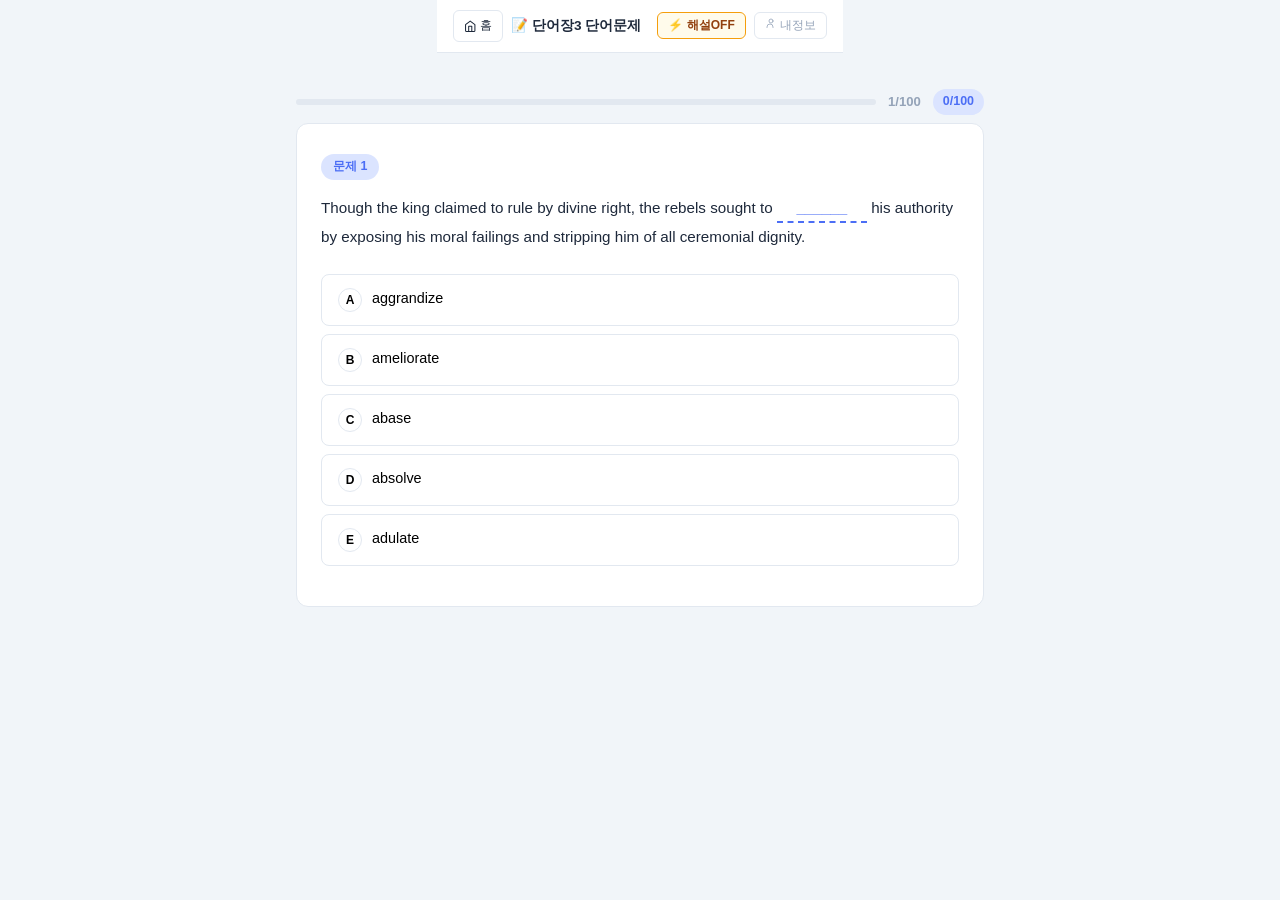
<file: wordbook3-questions.html>
<!DOCTYPE html>
<html lang="ko">
<head>
<meta charset="utf-8">
<meta name="viewport" content="width=device-width, initial-scale=1">
<title>단어장3 단어문제 (1-100) — V502 Synonym Drill</title>
<style>
  :root {
    --bg: #f1f5f9; --card-bg: #fff; --text: #1e293b; --muted: #94a3b8;
    --accent: #4c6ef5; --accent-light: #dbe4ff; --border: #e2e8f0;
    --correct: #16a34a; --correct-bg: #f0fdf4; --wrong: #dc2626; --wrong-bg: #fef2f2;
  }
  * { box-sizing: border-box; margin: 0; padding: 0; }
  body { font-family: -apple-system, BlinkMacSystemFont, 'Segoe UI', Roboto, 'Noto Sans KR', sans-serif; background: var(--bg); color: var(--text); line-height: 1.6; min-height: 100vh; display: flex; flex-direction: column; align-items: center; }

  .quiz-container { width: 100%; max-width: 720px; padding: 20px 16px 60px; }

  header { text-align: center; padding: 20px 0 8px; }
  header h1 { font-size: 1.25rem; font-weight: 800; }
  header p { font-size: 0.82rem; color: var(--muted); margin-top: 2px; }
  .user-badge { display: inline-block; font-size: 0.78rem; padding: 3px 12px; border-radius: 99px; background: #fef3c7; color: #92400e; margin: 6px 0 0; }
  .back-link { display: inline-block; color: var(--accent); text-decoration: none; font-size: 0.8rem; margin-top: 4px; }
  .back-link:hover { text-decoration: underline; }

  .progress-wrap { display: flex; align-items: center; gap: 12px; margin: 16px 0 8px; }
  .progress-bar { flex: 1; height: 6px; background: var(--border); border-radius: 99px; overflow: hidden; }
  .progress-fill { height: 100%; background: var(--accent); border-radius: 99px; transition: width 0.3s; }
  .progress-text { font-size: 0.82rem; font-weight: 700; color: var(--muted); white-space: nowrap; }
  .score-badge { font-size: 0.78rem; font-weight: 700; padding: 3px 10px; border-radius: 99px; background: var(--accent-light); color: var(--accent); white-space: nowrap; }
  .best-badge { font-size: 0.75rem; padding: 3px 8px; border-radius: 99px; background: #fef3c7; color: #92400e; white-space: nowrap; }

  .q-card { background: var(--card-bg); border: 1px solid var(--border); border-radius: 12px; padding: 28px 24px 24px; margin-bottom: 16px; }
  .q-num { display: inline-block; font-weight: 700; font-size: 0.78rem; color: var(--accent); background: var(--accent-light); padding: 3px 12px; border-radius: 99px; margin-bottom: 14px; }
  .q-solved { display: inline-block; font-size: 0.7rem; color: var(--correct); margin-left: 6px; }
  .q-text { font-size: 0.95rem; line-height: 1.78; margin-bottom: 24px; word-break: keep-all; }
  .q-blank { display: inline-block; min-width: 90px; border-bottom: 2px dashed var(--accent); text-align: center; padding: 0 4px; color: var(--accent); font-weight: 600; }

  .options { display: flex; flex-direction: column; gap: 8px; }
  .opt-btn { display: flex; align-items: flex-start; width: 100%; text-align: left; padding: 13px 16px; border-radius: 8px; border: 1.5px solid var(--border); background: var(--card-bg); cursor: pointer; font-size: 0.9rem; transition: all 0.12s; line-height: 1.4; }
  .opt-btn:hover:not(.disabled) { border-color: var(--accent); background: #f8faff; }
  .opt-btn.show-correct { border-color: var(--correct); background: var(--correct-bg); }
  .opt-btn.wrong { border-color: var(--wrong); background: var(--wrong-bg); }
  .opt-btn.disabled { pointer-events: none; }
  .letter { display: inline-flex; align-items: center; justify-content: center; width: 24px; height: 24px; border-radius: 50%; border: 1.5px solid var(--border); font-size: 0.75rem; font-weight: 700; margin-right: 10px; flex-shrink: 0; }
  .opt-btn.show-correct .letter { border-color: var(--correct); background: var(--correct); color: #fff; }
  .opt-btn.wrong .letter { border-color: var(--wrong); background: var(--wrong); color: #fff; }

  .feedback { padding: 12px 16px; border-radius: 8px; margin-top: 14px; font-size: 0.85rem; font-weight: 600; display: none; }
  .feedback.show { display: block; }
  .feedback.correct-fb { background: var(--correct-bg); color: var(--correct); }
  .feedback.wrong-fb { background: var(--wrong-bg); color: var(--wrong); }

  .explanation { padding: 16px; border-radius: 8px; margin-top: 12px; background: #fffbeb; border: 1px solid #fde68a; font-size: 0.82rem; line-height: 1.72; display: none; color: #78350f; word-break: keep-all; }
  .explanation.show { display: block; }
  .exp-toggle { font-size: 0.78rem; color: #92400e; cursor: pointer; margin-top: 8px; display: inline-block; }
  .exp-toggle:hover { text-decoration: underline; }

  .action-row { display: flex; gap: 8px; margin-top: 16px; }
  .btn-next { flex: 1; padding: 12px; border-radius: 8px; border: none; background: var(--accent); color: #fff; font-size: 0.9rem; font-weight: 700; cursor: pointer; display: none; }
  .btn-next:hover { opacity: 0.9; }
  .btn-next.show { display: block; }

  .result-panel { text-align: center; padding: 40px 16px; display: none; }
  .result-panel.show { display: block; }
  .result-score { font-size: 3rem; font-weight: 800; color: var(--accent); }
  .result-best { font-size: 0.9rem; color: var(--muted); }
  .result-detail { font-size: 0.9rem; color: var(--muted); margin: 8px 0 20px; }
  .btn-restart { padding: 12px 32px; border-radius: 8px; border: none; background: var(--accent); color: #fff; font-size: 0.95rem; font-weight: 700; cursor: pointer; margin: 4px; }
  .btn-restart:hover { opacity: 0.9; }
  .btn-reset { padding: 12px 32px; border-radius: 8px; border: 1.5px solid var(--border); background: var(--card-bg); color: var(--text); font-size: 0.95rem; cursor: pointer; margin: 4px; }

  .review-table { width: 100%; border-collapse: collapse; margin-top: 20px; font-size: 0.82rem; text-align: left; }
  .review-table th, .review-table td { padding: 8px 10px; border-bottom: 1px solid var(--border); }
  .review-table th { color: var(--muted); font-weight: 600; }
  .review-wrong { color: var(--wrong); }
  .review-correct { color: var(--correct); }

  .appbar { display: flex; align-items: center; gap: 8px; padding: 10px 16px; background: var(--card-bg); border-bottom: 1px solid var(--border); position: sticky; top: 0; z-index: 20; }
  .appbar .home-btn { display: flex; align-items: center; gap: 4px; padding: 5px 10px; border-radius: 6px; border: 1px solid var(--border); background: var(--card-bg); cursor: pointer; font-size: 0.78rem; color: var(--text); text-decoration: none; }
  .appbar .home-btn:hover { background: var(--accent-light); }
  .appbar .spacer { flex: 1; }
  .appbar .noexplain-btn { padding: 4px 10px; border-radius: 6px; border: 1px solid #f59e0b; background: #fffbeb; cursor: pointer; font-size: 0.75rem; font-weight: 600; color: #92400e; white-space: nowrap; }
  .appbar .noexplain-btn.on { background: #fef3c7; color: #b45309; }
  .appbar .user-btn { padding: 4px 10px; border-radius: 6px; border: 1px solid var(--border); background: var(--card-bg); cursor: pointer; font-size: 0.75rem; color: var(--muted); }

  @media (max-width: 500px) {
    .q-card { padding: 18px 14px 16px; }
    .q-text { font-size: 0.88rem; }
    .opt-btn { padding: 11px 12px; font-size: 0.85rem; }
    .explanation { font-size: 0.78rem; }
  }
</style>
</head>
<body>
<div class="appbar" id="appbar">
  <a href="." class="home-btn" title="홈으로">
    <svg width="1em" height="1em" viewBox="0 0 24 24" fill="none" stroke="currentColor" stroke-width="2" stroke-linecap="round" stroke-linejoin="round"><path d="M3 9l9-7 9 7v11a2 2 0 0 1-2 2H5a2 2 0 0 1-2-2z"/><polyline points="9 22 9 12 15 12 15 22"/></svg>
    홈
  </a>
  <span style="font-size:0.85rem;font-weight:700;color:var(--text)">📝 단어장3 단어문제</span>
  <span class="spacer"></span>
  <button class="noexplain-btn" id="noExplainBtn" onclick="toggleNoExplain()" title="해설 표시 토글">⚡ 해설OFF</button>
  <button class="user-btn" id="userBtn" onclick="showUserInfo()" title="내정보">
    <svg width="1em" height="1em" viewBox="0 0 24 24" fill="none" stroke="currentColor" stroke-width="1.6" stroke-linecap="round" stroke-linejoin="round"><circle cx="12" cy="8" r="4"/><path d="M4 21v-1a6 6 0 0 1 12 0v1"/></svg>
    내정보
  </button>
</div>

<div class="quiz-container" id="top">
  <div class="progress-wrap">
    <div class="progress-bar"><div class="progress-fill" id="progressFill" style="width:0%"></div></div>
    <span class="progress-text" id="progressText">1/100</span>
    <span class="score-badge" id="scoreBadge">0점</span>
    <span class="best-badge" id="bestBadge" style="display:none">최고: -</span>
  </div>

  <div id="questionArea"></div>
  <div class="result-panel" id="resultPanel">
    <div class="result-score" id="resultScore"></div>
    <div class="result-best" id="resultBest"></div>
    <div class="result-detail" id="resultDetail"></div>
    <button class="btn-restart" onclick="restartQuiz()">🔄 다시 풀기</button>
    <button class="btn-reset" onclick="resetProgress()">🗑️ 진행상황 초기화</button>
    <table class="review-table" id="reviewTable"></table>
  </div>
</div>

<script>
var EXPLANATIONS = {};
</script>
<script src="wordbook3-questions-explanations.js"></script>
<script>
// ── Data ──────────────────────────────────
var QUIZ = [
{n:1,q:"Though the king claimed to rule by divine right, the rebels sought to ______ his authority by exposing his moral failings and stripping him of all ceremonial dignity.",a:"abase",o:["abase","aggrandize","absolve","adulate","ameliorate"]},
{n:2,q:"The biologist noted that the specimen's morphology was markedly ______ from the established taxonomic norm, suggesting either a new species or a profound environmental mutation.",a:"aberrant",o:["aberrant","aesthetic","affable","agrarian","amorphous"]},
{n:3,q:"Negotiations were held in ______ while the parties awaited the arbitration panel's ruling on the jurisdictional dispute.",a:"abeyance",o:["abeyance","allegiance","alliance","affinity","ambiance"]},
{n:4,q:"To enter the monastic order, the initiate must ______ all worldly possessions and renounce every attachment to material life.",a:"abnegate",o:["abnegate","abridge","adjourn","aggrandize","ameliorate"]},
{n:5,q:"After decades of wandering, the exile finally found a permanent ______, a place she could call home without fear of displacement.",a:"abode",o:["abode","alias","adjunct","alloy","altar"]},
{n:6,q:"The coup proved ______ when loyalist forces intercepted the plotters before a single government building had been seized.",a:"abortive",o:["abortive","abrasive","addle","adroit","amorphous"]},
{n:7,q:"After the scandal broke, the CEO executed an abrupt ______, reversing every policy he had championed for the past decade.",a:"about-face",o:["about-face","affectation","allegory","alliteration","allocution"]},
{n:8,q:"Colleagues avoided collaborating with him not because his ideas were poor but because his ______ feedback style turned every suggestion into a personal indictment.",a:"abrasive",o:["abrasive","acidulous","abject","amiss","addle"]},
{n:9,q:"The editor was asked to ______ the 800-page manuscript into a digestible 200-page volume without sacrificing the central argument.",a:"abridge",o:["abridge","abnegate","abscond","adduce","amend"]},
{n:10,q:"When auditors discovered the embezzlement, the CFO attempted to ______ with the company funds, fleeing to a non-extradition jurisdiction overnight.",a:"abscond",o:["abscond","adjourn","allay","amble","abut"]},
{n:11,q:"Where other food critics offered balanced assessments, hers were reliably ______; restaurateurs referred to her column as \"the vinegar dispatch.\"",a:"acidulous",o:["acidulous","abrasive","amorous","adolescent","acerbic"]},
{n:12,q:"Before embedding with the tribe, the anthropologist spent months trying to ______ himself with kinship nomenclature, knowing that misnaming a relative could unravel months of rapport.",a:"acquaint",o:["acquaint","adulate","allude","acquiesce","affirm"]},
{n:13,q:"Though the board initially resisted, they eventually ______ to the shareholders' demands, conceding that further opposition would be futile.",a:"acquiesce",o:["acquiesce","abnegate","abscond","adjudicate","aggrandize"]},
{n:14,q:"To call him ambitious understates the pathology; his ______ drive consumed every relationship, every principle, every boundary that stood between him and the next acquisition.",a:"acquisitive",o:["acquisitive","amorous","abject","affable","agrarian"]},
{n:15,q:"The active ingredient constitutes only 0.3% of the tablet; the remaining mass is ______, consisting of binders, fillers, and stabilizers that facilitate absorption but contribute nothing to the therapeutic effect.",a:"additive",o:["additive","adjunct","alloy","adhesive","alimentary"]},
{n:16,q:"The detective found the suspect's alibi to be utterly ______; the timeline was so confused and contradictory that no coherent narrative emerged.",a:"addle",o:["addle","amiss","abortive","aberrant","agape"]},
{n:17,q:"In his closing argument, the prosecutor sought to ______ three separate pieces of forensic evidence, each corroborating the defendant's presence at the scene.",a:"adduce",o:["adduce","abridge","adjourn","adjudicate","affirm"]},
{n:18,q:"Every ideological movement requires not just leaders but a dedicated corps of ______ who will proselytize door-to-door long after the founding charisma has faded.",a:"adherent",o:["adherent","ally","adjunct","alias","adversary"]},
{n:19,q:"Engineers searching for a(n) ______ capable of securing heat-shield panels during atmospheric re-entry tested over four hundred compounds before finding one that held at 1,650°C.",a:"adhesive",o:["adhesive","additive","alloy","alimentary","amorphous"]},
{n:20,q:"When the prosecution's star witness failed to appear for the third consecutive session, the judge had grounds to ______ the trial sine die.",a:"adjourn",o:["adjourn","abridge","absolve","amend","abrogate"]},
{n:21,q:"Courts in multijurisdictional disputes must first determine whether they possess the authority to ______ the matter at all — a threshold question of justiciability.",a:"adjudicate",o:["adjudicate","adduce","affirm","allege","arbitrate"]},
{n:22,q:"The professor insisted that the appendix was no mere ______ to the monograph but the evidentiary backbone on which the entire theoretical superstructure rested.",a:"adjunct",o:["adjunct","additive","alloy","alias","adherent"]},
{n:23,q:"His arguments might have been taken seriously had their substance not been packaged in such relentlessly ______ rhetoric — every other sentence a gif, a meme, a playground taunt dressed in academic jargon.",a:"adolescent",o:["adolescent","aberrant","abrasive","abject","addle"]},
{n:24,q:"Where the previous ambassador blundered into cultural taboos, her replacement navigated every diplomatic reception with ______ grace, never once misreading a social cue.",a:"adroit",o:["adroit","affable","agile","amenable","ambidextrous"]},
{n:25,q:"To ______ is to praise not the deed but the patron; the flatterer cares nothing for truth, only for the reflected warmth of power's favor.",a:"adulate",o:["adulate","abase","allure","aggrandize","absolve"]},
{n:26,q:"The preamble's function is not to state but to ______ the treaty's ambitions, casting a shadow that the subsequent articles will fill with operational detail.",a:"adumbrate",o:["adumbrate","abridge","allude","allegorize","adduce"]},
{n:27,q:"The paleontologist stressed that the fossil's presence in that geological stratum was entirely ______, a specimen washed in from a later era by glacial melt.",a:"adventitious",o:["adventitious","aberrant","amorphous","aboriginal","abortive"]},
{n:28,q:"The composer's argument that a landfill could be transformed into a concert hall seemed absurd until she unveiled a design of such ______ coherence that even the town's fiercest skeptics fell silent.",a:"aesthetic",o:["aesthetic","affable","adroit","ambient","agrarian"]},
{n:29,q:"The new department head was so genuinely ______ that students initially mistook his warmth for irony; they had never encountered a senior scholar who remembered every advisee's birthday.",a:"affable",o:["affable","adroit","amenable","amorous","affectionate"]},
{n:30,q:"What galled her most was not his vanity but its concealment: the elaborate ______ of self-deprecation that he had perfected over decades.",a:"affectation",o:["affectation","allegory","alliteration","ambiance","adulation"]},
{n:31,q:"The nurse noticed how the patient's wife would adjust his pillow with a(n) ______ precision, each movement so manifestly tender that a clinical gesture became something approaching sacrament.",a:"affectionate",o:["affectionate","adroit","ambidextrous","aesthetic","amorous"]},
{n:32,q:"The whistleblower's attorney submitted a sworn ______ from each corroborating witness before the deposition.",a:"affidavit",o:["affidavit","allegation","affirmation","adjunct","alias"]},
{n:33,q:"The think tank's ______ with a major political party was never formally acknowledged, yet every position paper it published found its way verbatim into the party's legislative agenda within a fortnight.",a:"affiliation",o:["affiliation","allegiance","alliance","affinity","adherence"]},
{n:34,q:"Her ______ for Russian literature of the 1860s amounted to more than scholarly interest; she had read Anna Karenina in seven different translations.",a:"affinity",o:["affinity","alacrity","affectation","agility","ambiance"]},
{n:35,q:"Before the committee would release the funds, the director had to ______ under oath that no portion of the grant would be diverted to for-profit subsidiaries.",a:"affirm",o:["affirm","allege","adduce","acquiesce","absolve"]},
{n:36,q:"A minor shoving match between two fishmongers escalated within minutes into a full-scale ______ that spilled across three city blocks and required riot police.",a:"affray",o:["affray","alliance","allegiance","alloy","adjunct"]},
{n:37,q:"The trawler ran ______ not of another vessel but of an unmarked undersea cable, its nets tangled so catastrophically that the captain was forced to cut $80,000 of equipment loose.",a:"afoul",o:["afoul","agape","amiss","aloft","abreast"]},
{n:38,q:"The jury sat ______ as the forensic pathologist detailed the twenty-seven distinct injuries; one alternate juror asked to be excused.",a:"agape",o:["agape","aloof","aghast","addle","amiss"]},
{n:39,q:"The data points ______ into meaningful clusters only after the algorithm had run for its twelve-thousandth iteration.",a:"agglomerate",o:["agglomerate","aggregate","amalgamate","accumulate","agitate"]},
{n:40,q:"Every totalitarian regime seeks to ______ its founding myth until the myth dwarfs the history, until a skirmish becomes a crusade and a functionary becomes a father of the nation.",a:"aggrandize",o:["aggrandize","adulate","allure","ameliorate","adumbrate"]},
{n:41,q:"Her intellectual ______ was as evident in the seminar room — where she could pivot from Husserl to Rawls mid-sentence — as it was on the tennis court.",a:"agility",o:["agility","alacrity","affinity","adroitness","ambidexterity"]},
{n:42,q:"The incendiary pamphlets were traced to a printer who admitted he had been paid to ______ discontent among the factory workers.",a:"agitate",o:["agitate","abet","allay","adulate","aggrandize"]},
{n:43,q:"Relatives of the hostages would later describe the years of waiting as a single protracted ______ in which each unconfirmed sighting became a fresh laceration.",a:"agony",o:["agony","allay","assuage","ameliorate","absolve"]},
{n:44,q:"Her political base was neither urban nor industrial but solidly ______: she won every county where the primary employer was the land itself.",a:"agrarian",o:["agrarian","aboriginal","ambient","aesthetic","alimentary"]},
{n:45,q:"The physician cautioned that the symptoms did not point to a single, nameable ______ but rather to a systemic dysregulation for which the diagnostic manuals had no ready category.",a:"ailment",o:["ailment","affliction","aberration","allergy","additive"]},
{n:46,q:"When the code-red page went out, the surgical team responded with a(n) ______ that surprised even the attending physician; the patient was on the table, prepped, and draped within eleven minutes.",a:"alacrity",o:["alacrity","agility","affinity","adroitness","ambidexterity"]},
{n:47,q:"The journalist had published under a(n) ______ for so long that when her actual identity was revealed, even her closest friends struggled to reconcile the byline with the person.",a:"alias",o:["alias","adjunct","affidavit","allegory","alloy"]},
{n:48,q:"Safety protocols required all passengers to ______ on the starboard side and descend the inflatable slides in under ninety seconds.",a:"alight",o:["alight","abscond","amble","aloft","abut"]},
{n:49,q:"The merger's success depended on the ability to ______ the two companies' inventory systems, mapping seventeen thousand SKUs from one taxonomy onto a wholly incompatible one.",a:"align",o:["align","alloy","amalgamate","agglomerate","amend"]},
{n:50,q:"The ______ tract is astonishingly efficient at extracting every usable calorie, yet indifferent to whether that input was a Michelin-starred meal or a handful of foraged berries.",a:"alimentary",o:["alimentary","ambient","agrarian","additive","adhesive"]},
{n:51,q:"The divorce settlement stipulated ______ payments for fifteen years, justified by noting the recipient had abandoned her career to support the family.",a:"alimony",o:["alimony","alms","alloy","alias","affidavit"]},
{n:52,q:"A single well-timed concession can sometimes ______ a crisis that months of stonewalling only inflamed; the mediator's art lies in knowing which concession and when.",a:"allay",o:["allay","abet","agitate","absolve","ameliorate"]},
{n:53,q:"The prosecutor's opening statement was later found to contain a critical ______ for which no evidence would ever be presented, a claim so central that its retraction caused the case to unravel.",a:"allegation",o:["allegation","affidavit","affirmation","adhesion","allocution"]},
{n:54,q:"The shipment was ______ routed through a third country's port, though the documentation trail was so artfully muddied that investigators spent six months merely confirming what they had suspected.",a:"allegedly",o:["allegedly","actually","apparently","admittedly","altogether"]},
{n:55,q:"In the feudal ceremony, the vassal placed his hands between those of the lord and intoned an oath of ______ binding not only himself but his heirs.",a:"allegiance",o:["allegiance","alliance","affiliation","affinity","adherence"]},
{n:56,q:"The novelist's decision to structure the narrative as a(n) ______, with each character representing a different response to colonial occupation, allowed her to address the political without descending into the polemical.",a:"allegory",o:["allegory","allusion","affectation","analogy","ambiance"]},
{n:57,q:"The ______ between the environmental groups and the labor unions was always fragile, a marriage of convenience brokered by the realization that neither could block the pipeline alone.",a:"alliance",o:["alliance","allegiance","affiliation","affinity","adjunct"]},
{n:58,q:"The first line's insistent ______, in which the /k/ sound recurred four times across seven syllables, established an auditory texture of hardness.",a:"alliteration",o:["alliteration","allegory","allocution","assonance","ambiance"]},
{n:59,q:"The cardinal's Christmas ______ addressed not doctrine but despair, acknowledging that a congregation facing breadlines and evictions needed consolation more than theology.",a:"allocution",o:["allocution","allegation","affirmation","absolution","adulation"]},
{n:60,q:"When the disaster relief fund reached thirty million dollars, the trustees convened to determine how to ______ the sum among the seventeen affected counties.",a:"allot",o:["allot","align","amass","allay","agglomerate"]},
{n:61,q:"What began as a limited border incursion became, within a week, a(n) ______ war requiring general mobilization, rationing, and the conversion of factories into armaments plants.",a:"all-out",o:["all-out","abortive","aberrant","aggressive","absolute"]},
{n:62,q:"Memory itself is properly understood not as a pure element but as a(n) ______, an amalgam of fact, interpretation, wish, and stories hardened into something indistinguishable from truth.",a:"alloy",o:["alloy","adjunct","additive","adhesive","agglomerate"]},
{n:63,q:"The senator was careful never to state the accusation directly; she preferred to ______ to impropriety through strategic silences and syntactical constructions that technically asserted nothing.",a:"allude",o:["allude","adumbrate","allege","adduce","affirm"]},
{n:64,q:"Odysseus had the sirens; the modern casino has algorithmic payout schedules and near-miss lighting patterns — each era's technology bent to the same purpose: to ______ human beings toward ruin dressed as reward.",a:"allure",o:["allure","adulate","agitate","abet","aggrandize"]},
{n:65,q:"In every major vote, the ambassador from the smallest member state proved a steadfast ______, never wavering from the coalition's position even when offered significant bilateral incentives to defect.",a:"ally",o:["ally","adherent","adjunct","alias","affiliate"]},
{n:66,q:"The abbess instructed the novices that ______ is not a transaction but a recognition: the food given to the hungry was never truly the giver's to withhold.",a:"alms",o:["alms","alimony","alliance","allegiance","ambrosia"]},
{n:67,q:"The peregrine falcon rode the thermal column ______, its silhouette a cruciform speck against the stratosphere, invisible to the rodents below who would never see the stoop coming.",a:"aloft",o:["aloft","abreast","agape","afoul","amiss"]},
{n:68,q:"The Olmec ______ unearthed at La Venta, a massive stone table carved with offerings to jaguar deities, altered archaeological understanding of Mesoamerican ritual practice.",a:"altar",o:["altar","alloy","adjunct","abode","alias"]},
{n:69,q:"The two linguisticians would ______ at every conference, each accusing the other of misreading the same phonemic data — yet neither ever cited the other's work in print.",a:"altercate",o:["altercate","adjudicate","adduce","allege","acquiesce"]},
{n:70,q:"At that punishing ______, where the atmospheric pressure is less than half what the human body requires, cognitive impairment mimics intoxication.",a:"altitude",o:["altitude","ambiance","abode","alloy","agility"]},
{n:71,q:"His ______ reputation preceded him into every salon: the love letters, the duels fought over other men's wives, the sonnets that left nothing to the anatomical imagination.",a:"amatory",o:["amatory","amorous","affectionate","adolescent","abject"]},
{n:72,q:"A single flickering candle, the smell of old vellum, and the distant sound of a cello: the bookshop's ______ was so cultivated that customers unconsciously lowered their voices upon entering.",a:"ambiance",o:["ambiance","aesthetic","affectation","allegory","ambivalence"]},
{n:73,q:"Only a(n) ______ surgeon could have attempted that operation — the left hand retracting the dura mater with submillimeter precision while the right excised a tumor enmeshed in the motor cortex.",a:"ambidextrous",o:["ambidextrous","adroit","agile","ambisinister","aberrant"]},
{n:74,q:"The film's power derives less from plot than from ______: the way rain slicks the cobblestones, how steam rises from manhole covers, the clatter of a tram on tracks built before the empire fell.",a:"ambience",o:["ambience","affectation","allegory","aesthetic","atmosphere"]},
{n:75,q:"The lab's clean room maintains a constant ______ pressure slightly higher than outside, so that when the door opens, air flows outward — carrying contaminants away from the silicon wafers.",a:"ambient",o:["ambient","alimentary","agrarian","adjunct","amorphous"]},
{n:76,q:"The new apprentice was so thoroughly ______ that the master carpenter, after watching him splinter his fourth chisel in as many hours, gently suggested the guild of accountants.",a:"ambisinister",o:["ambisinister","ambidextrous","adroit","agile","addle"]},
{n:77,q:"Every Sunday without fail, the old professor would ______ through the botanical gardens, his pace unhurried, his gaze drifting from the taxonomy labels to the actual blossoms.",a:"amble",o:["amble","alight","abscond","agitate","allure"]},
{n:78,q:"After three weeks of military rations, the first fresh peach of the season tasted like ______; the men ate in reverent silence, each bite a temporary reprieve from the brutish calculus of survival.",a:"ambrosia",o:["ambrosia","alms","alloy","additive","aliment"]},
{n:79,q:"Though she arrived at the ER unable to bear weight on either leg, by her third postoperative day the patient was ______ once more.",a:"ambulatory",o:["ambulatory","agile","ambidextrous","alacritous","amenable"]},
{n:80,q:"A less ______ director would have stonewalled the regulators; this one not only complied with every request but opened the company's internal correspondence unprompted.",a:"amenable",o:["amenable","affable","adroit","abject","amoral"]},
{n:81,q:"The faculty senate resolved to ______ the honor code's ambiguous provisions before the next academic year, lest another confused undergraduate face expulsion.",a:"amend",o:["amend","abrogate","absolve","adjudicate","abridge"]},
{n:82,q:"The senior accountant sensed something ______ the moment she opened the ledger: entries too neat, too balanced, as if someone had worked backward from a desired bottom line.",a:"amiss",o:["amiss","addle","aberrant","abortive","agape"]},
{n:83,q:"The peculiar cruelty of her condition was its selectivity: the ______ had erased every memory involving her children while leaving intact her recollection of childhood acquaintances from forty years ago.",a:"amnesia",o:["amnesia","aphasia","analgesia","anomaly","apathy"]},
{n:84,q:"The new constitution's first substantive article declared a universal ______ for all political offenses committed during the transitional period.",a:"amnesty",o:["amnesty","absolution","allegiance","affirmation","annulment"]},
{n:85,q:"The corporation's behavior was not illegal — the law had not yet caught up — but it was radically ______, conducted in a moral vacuum where the only question was \"can we\" rather than \"should we.\"",a:"amoral",o:["amoral","abject","aberrant","amiss","abrasive"]},
{n:86,q:"Their correspondence began as scholarly exchange and became, over two years and three hundred letters, something unmistakably ______; the shift was marked by the moment he switched from \"Dear Professor Voss\" to \"My dear Clara.\"",a:"amorous",o:["amorous","affectionate","amatory","affable","adolescent"]},
{n:87,q:"Before the invention of the mechanized mold, glass was prized precisely for its ______ nature: the artisan could coax it into any contour, then freeze that transitory shape into permanence.",a:"amorphous",o:["amorphous","ambient","aberrant","adhesive","additive"]},
{n:88,q:"The ______ occupies a liminal taxonomic space: neither fully aquatic nor fully terrestrial, its lifecycle recapitulates the evolutionary transition that gave rise to all land-dwelling vertebrates.",a:"amphibian",o:["amphibian","aboriginal","aberrant","alimentary","agrarian"]},
{n:89,q:"Publicly, the minister weathered the scandal with composure; privately, he confided that the editorial cartoon had managed to ______ him more thoroughly than the formal censure motion itself.",a:"abash",o:["abash","abase","abhor","abjure","absolve"]},
{n:90,q:"International protocols require that any attempt to ______ a diplomatic envoy's family member be treated as an attack on the sending state itself.",a:"abduct",o:["abduct","abet","abscond","abuse","abrogate"]},
{n:91,q:"The textbook assumed a reader so thoroughly ______ that it defined \"hypotenuse\" in a footnote on page 263; yet it devoted an entire chapter to non-Euclidean geometry without once defining \"manifold.\"",a:"abecedarian",o:["abecedarian","adolescent","aberrant","addle","abject"]},
{n:92,q:"The CEO did not personally approve the fraudulent prospectus, but by failing to question the irregularities his subordinates presented, he effectively ______ the deception.",a:"abetted",o:["abetted","absolve","abjure","allay","amend"]},
{n:93,q:"The ethicist extended moral consideration to animals, arguing that a being capable of suffering deserves our solicitude even if we ______ factory-farming practices.",a:"abhor",o:["abhor","abase","abjure","abscond","abnegate"]},
{n:94,q:"A society that requires its citizens to perform ______ deference to authority — to bow, to scrape, to kiss the ring — should not be surprised when those same citizens prove incapable of independent moral reasoning.",a:"abject",o:["abject","affable","adroit","amenable","amorous"]},
{n:95,q:"The council's edict required every member of the sect to ______ the use of modern medicine, a collective renunciation that would result in hundreds of preventable deaths.",a:"abjure",o:["abjure","abnegate","absolve","abrogate","abase"]},
{n:96,q:"Within ninety minutes of the first alarm, the entire complex was ______ — the fire suppression systems having failed, the sprinklers dry due to a maintenance oversight.",a:"ablaze",o:["ablaze","agape","aloft","afoul","addle"]},
{n:97,q:"Linguistic analysis of the toponyms revealed a(n) ______ stratum predating the colonial overlay, an original layer of meaning still embedded in the landscape's nomenclature.",a:"aboriginal",o:["aboriginal","aberrant","amorphous","adventitious","agrarian"]},
{n:98,q:"The two destroyers steamed ______ through the strait, their hulls within thirty meters of each other — a formation deliberately provocative.",a:"abreast",o:["abreast","aloft","afoul","agape","amiss"]},
{n:99,q:"One of the first acts of the restored parliament was to ______ the emergency statutes under which the dictatorship had legitimized its worst excesses; the repeal was retroactive.",a:"abrogate",o:["abrogate","amend","adjourn","absolve","abridge"]},
{n:100,q:"To ______ is not merely to forgive but to declare that no offense ever occurred — a distinction the defendant understood perfectly when he wept with relief at the verdict.",a:"absolve",o:["absolve","abjure","abase","amnesty","amend"]}
];

// ── Persistence ───────────────────────────
var SESSION_KEY = "v502-synonym-drill-session";
var QUIZ_PROGRESS_KEY = "v502-synonym-drill-wb3quiz-progress";
var QUIZ_SCORE_KEY = "v502-synonym-drill-wb3quiz-best";

function getPlayerName() {
  try {
    var s = JSON.parse(localStorage.getItem(SESSION_KEY));
    return (s && s.name) ? s.name : null;
  } catch(e) { return null; }
}

function loadProgress() {
  var name = getPlayerName();
  if (!name) return { answered: {}, picks: {}, scored: {}, score: 0 };
  try {
    var raw = localStorage.getItem(QUIZ_PROGRESS_KEY);
    if (!raw) return { answered: {}, picks: {}, scored: {}, score: 0 };
    var all = JSON.parse(raw);
    var key = name.toLowerCase();
    return all[key] || { answered: {}, picks: {}, scored: {}, score: 0 };
  } catch(e) { return { answered: {}, picks: {}, scored: {}, score: 0 }; }
}

function saveProgress(answered, picks, score, scored) {
  var name = getPlayerName();
  if (!name) return;
  try {
    var raw = localStorage.getItem(QUIZ_PROGRESS_KEY);
    var all = raw ? JSON.parse(raw) : {};
    var key = name.toLowerCase();
    all[key] = { answered: answered, picks: picks, scored: scored, score: score, updated: Date.now() };
    localStorage.setItem(QUIZ_PROGRESS_KEY, JSON.stringify(all));
  } catch(e) {}
}

function loadBestScore() {
  var name = getPlayerName();
  if (!name) return 0;
  try {
    var raw = localStorage.getItem(QUIZ_SCORE_KEY);
    if (!raw) return 0;
    var all = JSON.parse(raw);
    return all[name.toLowerCase()] || 0;
  } catch(e) { return 0; }
}

function saveBestScore(score) {
  var name = getPlayerName();
  if (!name) return;
  try {
    var raw = localStorage.getItem(QUIZ_SCORE_KEY);
    var all = raw ? JSON.parse(raw) : {};
    var key = name.toLowerCase();
    if (score > (all[key] || 0)) {
      all[key] = score;
      localStorage.setItem(QUIZ_SCORE_KEY, JSON.stringify(all));
    }
  } catch(e) {}
}

// ── No-explain mode ─────────────────────────
var noExplainMode = (function(){
  try { return localStorage.getItem('v502-noexplain') === '1'; }
  catch(e) { return false; }
})();

function updateNoExplainIndicator() {
  var btn = document.getElementById('noExplainBtn');
  if (!btn) return;
  btn.textContent = noExplainMode ? '⚡ 해설ON' : '⚡ 해설OFF';
  if (noExplainMode) btn.classList.add('on'); else btn.classList.remove('on');
}

function toggleNoExplain() {
  noExplainMode = !noExplainMode;
  try { localStorage.setItem('v502-noexplain', noExplainMode ? '1' : '0'); } catch(e) {}
  updateNoExplainIndicator();
}

function showUserInfo() {
  var name = getPlayerName();
  if (name) {
    alert('👤 ' + name + '\n\n맞춘 문제: ' + Object.keys(scored).length + '/100\n최고 점수: ' + bestScore + '/100\n\n진행상황은 자동 저장됩니다.');
  } else {
    alert('로그인하지 않은 상태입니다. V502 메인 페이지에서 로그인하면 진행상황이 저장됩니다.');
  }
}

// ── State ──────────────────────────────────
var LETTERS = ['A','B','C','D','E'];
var cur = 0;
var answered = {};   // {qnum: true}
var picks = {};      // {qnum: "chosen_word"}
var scored = {};     // {qnum: true} — already counted in score
var score = 0;
var bestScore = 0;
var playerName = null;

// Load persisted state
(function init() {
  QUIZ.forEach(function(q){ for(var i=q.o.length-1;i>0;i--){var j=Math.floor(Math.random()*(i+1));var t=q.o[i];q.o[i]=q.o[j];q.o[j]=t;} });
  playerName = getPlayerName();
  bestScore = loadBestScore();
  var prog = loadProgress();
  if (prog.answered) answered = prog.answered;
  if (prog.picks) picks = prog.picks;
  if (prog.scored) scored = prog.scored;
  if (typeof prog.score === 'number') score = prog.score;
  // Skip correctly answered questions by default
  cur = 0;
  while (cur < 100 && answered[cur+1] && picks[cur+1] === QUIZ[cur].a) cur++;
  // Show user badge
  if (playerName) {
    var badge = document.getElementById('userBadge');
    badge.style.display = 'inline-block';
    badge.textContent = '👤 ' + playerName + ' — 진행상황 저장됨';
  }
  if (bestScore > 0) {
    var bb = document.getElementById('bestBadge');
    bb.style.display = 'inline-block';
    bb.textContent = '최고: ' + bestScore + '점';
  }
  updateNoExplainIndicator();
  if (playerName) {
    var ub = document.getElementById('userBtn');
    if (ub) ub.textContent = playerName;
  }
  render();
})();

// ── Render ─────────────────────────────────
function render() {
  if (cur >= 100) { showResult(); return; }
  var q = QUIZ[cur];
  document.getElementById('progressFill').style.width = (cur/100*100) + '%';
  document.getElementById('progressText').textContent = (cur+1) + '/100';
  document.getElementById('scoreBadge').textContent = Object.keys(scored).length + '/100';

  var wasCorrect = answered[cur+1] && picks[cur+1] === q.a;
  var wasWrong = answered[cur+1] && picks[cur+1] !== q.a;
  var h = '<div class="q-card">';
  h += '<span class="q-num">문제 ' + q.n + '</span>';
  if (wasCorrect) h += '<span class="q-solved">✅ 맞춤</span>';
  else if (wasWrong) h += '<span class="q-solved" style="color:var(--wrong)">❌ 오답 (재도전)</span>';
  h += '<div class="q-text">' + q.q.replace(/______/g, '<span class="q-blank">______</span>') + '</div>';
  if (wasCorrect) {
    // Read-only: previously correct
    h += '<div class="options">';
    q.o.forEach(function(opt, i) {
      var cls = 'opt-btn disabled';
      if (opt === q.a) cls += ' show-correct';
      h += '<button class="' + cls + '"><span class="letter">' + LETTERS[i] + '</span>' + opt + '</button>';
    });
    h += '</div>';
    h += '<div class="feedback show correct-fb">✅ 정답입니다!</div>';
    if (EXPLANATIONS[q.n]) {
      var expClass = noExplainMode ? '' : ' show';
      h += '<span class="exp-toggle" onclick="toggleExp(' + q.n + ')">📖 해설 ' + (noExplainMode ? '보기' : '접기') + '</span>';
      h += '<div class="explanation' + expClass + '" id="exp-' + q.n + '">' + EXPLANATIONS[q.n] + '</div>';
    }
    h += '<div class="action-row"><button class="btn-next show" onclick="next()">다음 문제 ▶</button></div>';
  } else {
    // Active question (unanswered or previously wrong)
    if (wasWrong) {
      h += '<div class="feedback show wrong-fb" style="margin-bottom:12px">이전에 "<strong>' + picks[cur+1] + '</strong>"를 골랐습니다. 다시 풀어보세요.</div>';
    }
    h += '<div class="options">';
    q.o.forEach(function(opt, i) {
      h += '<button class="opt-btn" onclick="pick(this,\'' + opt.replace(/'/g,"\\'") + '\')" data-opt="' + opt.replace(/"/g,'&quot;') + '">';
      h += '<span class="letter">' + LETTERS[i] + '</span>' + opt + '</button>';
    });
    h += '</div>';
    h += '<div class="feedback" id="fb"></div>';
    h += '<div class="explanation" id="exp-' + q.n + '"></div>';
    h += '<span class="exp-toggle" id="expTgl-' + q.n + '" style="display:none" onclick="toggleExp(' + q.n + ')">📖 해설 보기</span>';
    h += '<div class="action-row"><button class="btn-next" id="btnNext" onclick="next()">다음 문제 ▶</button></div>';
  }
  h += '</div>';
  document.getElementById('questionArea').innerHTML = h;
  document.getElementById('resultPanel').classList.remove('show');
  document.getElementById('questionArea').style.display = 'block';
  window.scrollTo({ top: 0, behavior: 'smooth' });
}

function toggleExp(n) {
  var el = document.getElementById('exp-' + n);
  if (!el) return;
  el.classList.toggle('show');
}

// ── Answer ──────────────────────────────────
function pick(btn, chosen) {
  var q = QUIZ[cur];
  // Only block if already answered correctly; wrong answers can retry
  if (answered[cur+1] && picks[cur+1] === q.a) return;
  var ok = (chosen === q.a);
  var wasWrongBefore = answered[cur+1] && picks[cur+1] !== q.a;
  answered[cur+1] = true;
  picks[cur+1] = chosen;
  // Increment score only on first correct answer
  if (ok && !scored[cur+1]) { score++; scored[cur+1] = true; }
  saveProgress(answered, picks, score, scored);
  saveBestScore(score);

  var btns = document.querySelectorAll('.opt-btn');
  btns.forEach(function(b) {
    b.classList.add('disabled');
    if (b.dataset.opt === q.a) b.classList.add('show-correct');
    if (b === btn && !ok) b.classList.add('wrong');
  });
  var fb = document.getElementById('fb');
  fb.classList.add('show');
  fb.classList.add(ok ? 'correct-fb' : 'wrong-fb');
  fb.textContent = ok ? '✅ 정답입니다!' : '❌ 오답입니다. 정답: ' + q.a;
  document.getElementById('btnNext').classList.add('show');
  document.getElementById('scoreBadge').textContent = Object.keys(scored).length + '/100';

  // Show explanation (respect noExplain mode)
  if (EXPLANATIONS[q.n]) {
    var expDiv = document.getElementById('exp-' + q.n);
    if (expDiv) { expDiv.innerHTML = EXPLANATIONS[q.n]; }
    var tgl = document.getElementById('expTgl-' + q.n);
    if (tgl) {
      tgl.style.display = 'inline-block';
      if (noExplainMode) {
        if (expDiv) expDiv.classList.remove('show');
        tgl.textContent = '📖 해설 보기';
      } else {
        if (expDiv) expDiv.classList.add('show');
        tgl.textContent = '📖 해설 접기';
      }
    }
  }

  if (bestScore > 0) {
    var bb = document.getElementById('bestBadge');
    bb.style.display = 'inline-block';
    bb.textContent = '최고: ' + Math.max(score, bestScore) + '점';
  }
}

function next() {
  // Skip only correctly answered questions; wrong ones stay in rotation
  do { cur++; } while (cur < 100 && answered[cur+1] && picks[cur+1] === QUIZ[cur].a);
  if (cur >= 100) { showResult(); return; }
  render();
}

// ── Result ──────────────────────────────────
function showResult() {
  document.getElementById('questionArea').style.display = 'none';
  document.getElementById('progressFill').style.width = '100%';
  document.getElementById('progressText').textContent = '100/100';
  document.getElementById('scoreBadge').textContent = Object.keys(scored).length + '/100';

  var totalCorrect = Object.keys(scored).length;
  var totalAttempted = Object.keys(answered).length;
  var pct = totalCorrect;

  var p = document.getElementById('resultPanel'); p.classList.add('show');
  document.getElementById('resultScore').textContent = totalCorrect + ' / 100';
  var bestMsg = '';
  if (bestScore > 0) bestMsg = ' (개인 최고: ' + bestScore + '점)';
  document.getElementById('resultBest').textContent = bestMsg;

  var msg = '';
  if (pct >= 90) msg = '🏆 탁월합니다! GRE 수준 어휘력이 매우 뛰어납니다.';
  else if (pct >= 70) msg = '👍 좋은 성적입니다. 꾸준히 복습하면 90점 이상도 가능합니다.';
  else if (pct >= 50) msg = '📚 절반 이상 맞추셨네요. 해설을 정독하며 오답을 복습해보세요.';
  else msg = '💪 아직 갈 길이 멉니다. 단어장3을 다시 한번 정독하고 재도전해보세요.';
  document.getElementById('resultDetail').textContent = msg;

  var rev = '<tr><th>#</th><th>선택</th><th>정답</th><th>결과</th></tr>';
  var unanswered = [];
  for (var i = 0; i < 100; i++) {
    var qq = QUIZ[i];
    if (!answered[qq.n]) { unanswered.push(qq.n); continue; }
    var ok = picks[qq.n] === qq.a;
    rev += '<tr><td>' + qq.n + '</td><td class="' + (ok ? 'review-correct' : 'review-wrong') + '">' + (picks[qq.n]||'—') + '</td><td>' + qq.a + '</td><td class="' + (ok ? 'review-correct' : 'review-wrong') + '">' + (ok ? '✓' : '✗') + '</td></tr>';
  }
  if (unanswered.length > 0) {
    rev += '<tr><td colspan="4" style="color:var(--muted);padding-top:12px">⚠️ 미응시: ' + unanswered.join(', ') + '</td></tr>';
  }
  document.getElementById('reviewTable').innerHTML = rev;
  window.scrollTo({ top: 0, behavior: 'smooth' });
}

// ── Actions ─────────────────────────────────
function restartQuiz() {
  // Skip correctly answered; re-show wrong/unanswered
  cur = 0;
  while (cur < 100 && answered[cur+1] && picks[cur+1] === QUIZ[cur].a) cur++;
  document.getElementById('resultPanel').classList.remove('show');
  document.getElementById('questionArea').style.display = 'block';
  render();
}

function resetProgress() {
  if (!confirm('정말로 모든 진행상황과 점수를 초기화하시겠습니까? 이 작업은 되돌릴 수 없습니다.')) return;
  answered = {}; picks = {}; scored = {}; score = 0; cur = 0;
  saveProgress(answered, picks, score, scored);
  QUIZ.forEach(function(q){ for(var i=q.o.length-1;i>0;i--){var j=Math.floor(Math.random()*(i+1));var t=q.o[i];q.o[i]=q.o[j];q.o[j]=t;} });
  document.getElementById('resultPanel').classList.remove('show');
  document.getElementById('questionArea').style.display = 'block';
  render();
}
</script>
</body>
</html>
</file>
